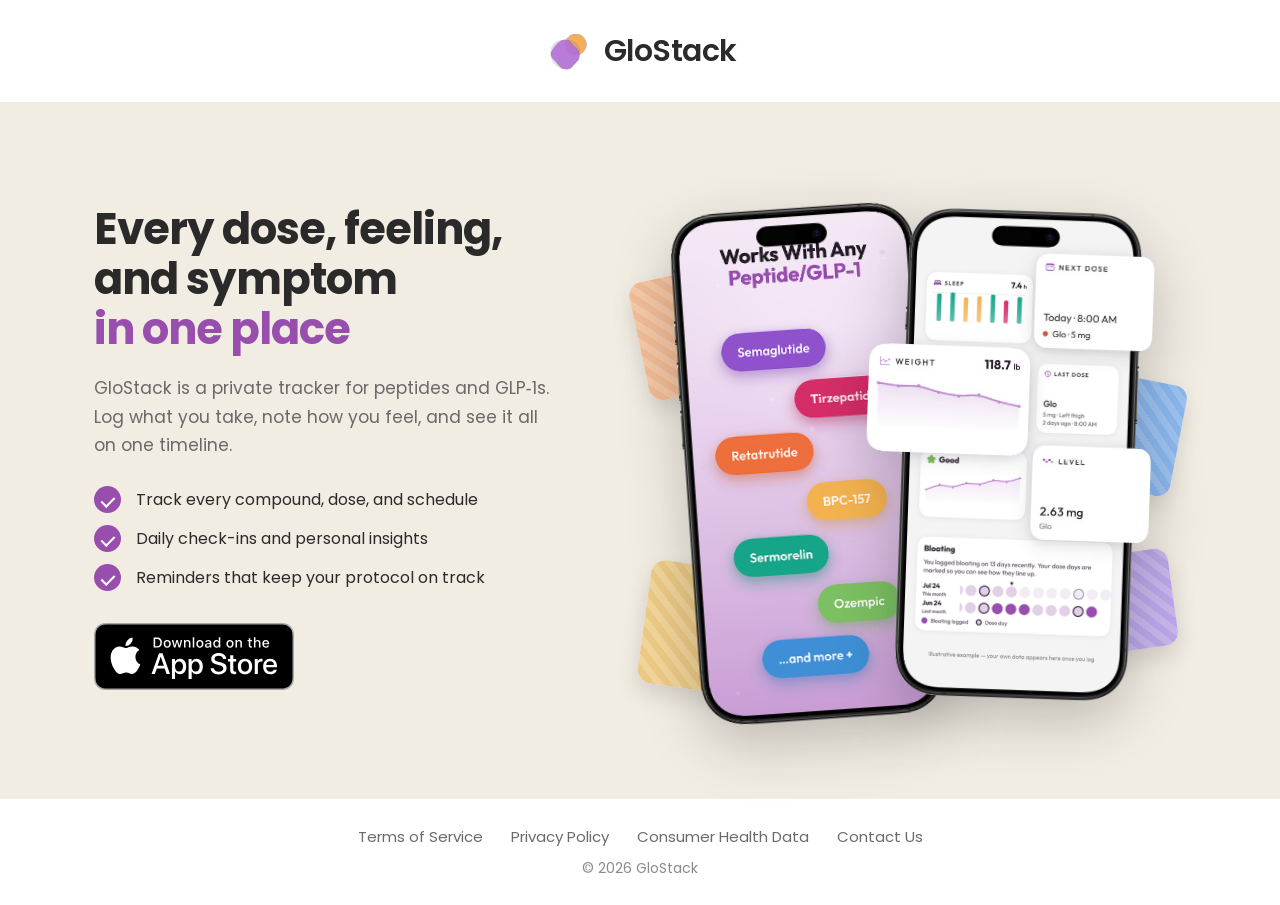
<file: index.html>
<!DOCTYPE html>
<html lang="en">
<head>
  <meta charset="utf-8" />
  <meta name="viewport" content="width=device-width, initial-scale=1" />
  <title>GloStack — Peptide &amp; GLP&#8209;1 Tracker for iPhone</title>
  <meta name="description" content="GloStack is a private iPhone tracker for peptides and GLP-1s. Log every dose and symptom on one timeline — your logs stay on your device." />

  <!-- Open Graph / social preview -->
  <meta property="og:title" content="GloStack — Peptide &amp; GLP-1 Tracker" />
  <meta property="og:description" content="Log every dose, feeling, and symptom in one place. Your logs stay on your device." />
  <meta property="og:type" content="website" />
  <meta property="og:url" content="https://glostack.app" />
  <meta property="og:image" content="https://glostack.app/assets/logo.png" />

  <link rel="icon" href="assets/logo.png" type="image/png" />
  <link rel="preconnect" href="https://fonts.googleapis.com" />
  <link rel="preconnect" href="https://fonts.gstatic.com" crossorigin />
  <link href="https://fonts.googleapis.com/css2?family=Poppins:wght@400;500;600;700&display=swap" rel="stylesheet" />
  <link rel="stylesheet" href="styles.css?v=11" />
</head>
<body>
  <div class="page">

    <!-- Header / logo -->
    <header class="site-header">
      <a class="brand" href="/">
        <img class="brand-logo" src="assets/logo.svg" alt="GloStack logo" />
        <span class="brand-word">GloStack</span>
      </a>
    </header>

    <!-- Cream main panel -->
    <main class="main-panel">
     <div class="hero">

      <!-- Hero copy -->
      <div class="hero-copy">
        <h1 class="hero-title">Every dose, feeling, and symptom
          <span class="hero-accent">in one place</span></h1>
        <p class="hero-sub">GloStack is a private tracker for peptides and GLP&#8209;1s. Log
          what you take, note how you feel, and see it all on one timeline.</p>

        <ul class="hero-points">
          <li>Track every compound, dose, and schedule</li>
          <li>Daily check-ins and personal insights</li>
          <li>Reminders that keep your protocol on track</li>
        </ul>

        <div class="hero-cta">
          <a class="store-badge" href="https://apps.apple.com/us/app/glostack-glp-1-peptide-tracker/id6785290337" aria-label="Download on the App Store">
            <img src="assets/app-store-badge.svg?v=2" alt="Download on the App Store" width="200" height="67" />
          </a>
        </div>
      </div>

      <!-- Phones cluster -->
      <div class="phone-cluster">
        <div class="phone-cluster-scale">

          <!-- Floating placeholder cards (behind phones) -->
          <div class="card card-orange" data-placeholder="Orange"><span>Orange</span></div>
          <div class="card card-yellow" data-placeholder="Yellow"><span>Yellow</span></div>
          <div class="card card-blue" data-placeholder="Blue"><span>Blue</span></div>
          <div class="card card-purple" data-placeholder="Purple"><span>Purple</span></div>

          <!-- Both phones are finished panels that carry their own device
               frame, so neither needs a bezel of ours around it. -->

          <!-- Phone 1 (left) -->
          <div class="phone phone-left">
            <img class="phone-image" src="assets/screen-peptides.png" alt="GloStack works with any peptide or GLP-1, including semaglutide, tirzepatide, retatrutide, BPC-157 and sermorelin" />
          </div>

          <!-- Phone 2 (right) -->
          <div class="phone phone-right">
            <img class="phone-image" src="assets/screen-progress.png" alt="GloStack progress tracking — sleep, weight, next and last dose, and symptom patterns" />
          </div>

        </div>
      </div>

     </div>
    </main>

    <!-- Footer -->
    <footer class="site-footer">
      <nav class="footer-links">
        <a href="/terms/">Terms of Service</a>
        <a href="/privacy/">Privacy Policy</a>
        <a href="/consumer-health/">Consumer Health Data</a>
        <a href="/contact/">Contact Us</a>
      </nav>
      <span class="footer-copy">&copy; <span id="year">2026</span> GloStack</span>
    </footer>

  </div>

  <script>document.getElementById('year').textContent = new Date().getFullYear();</script>
</body>
</html>
</file>
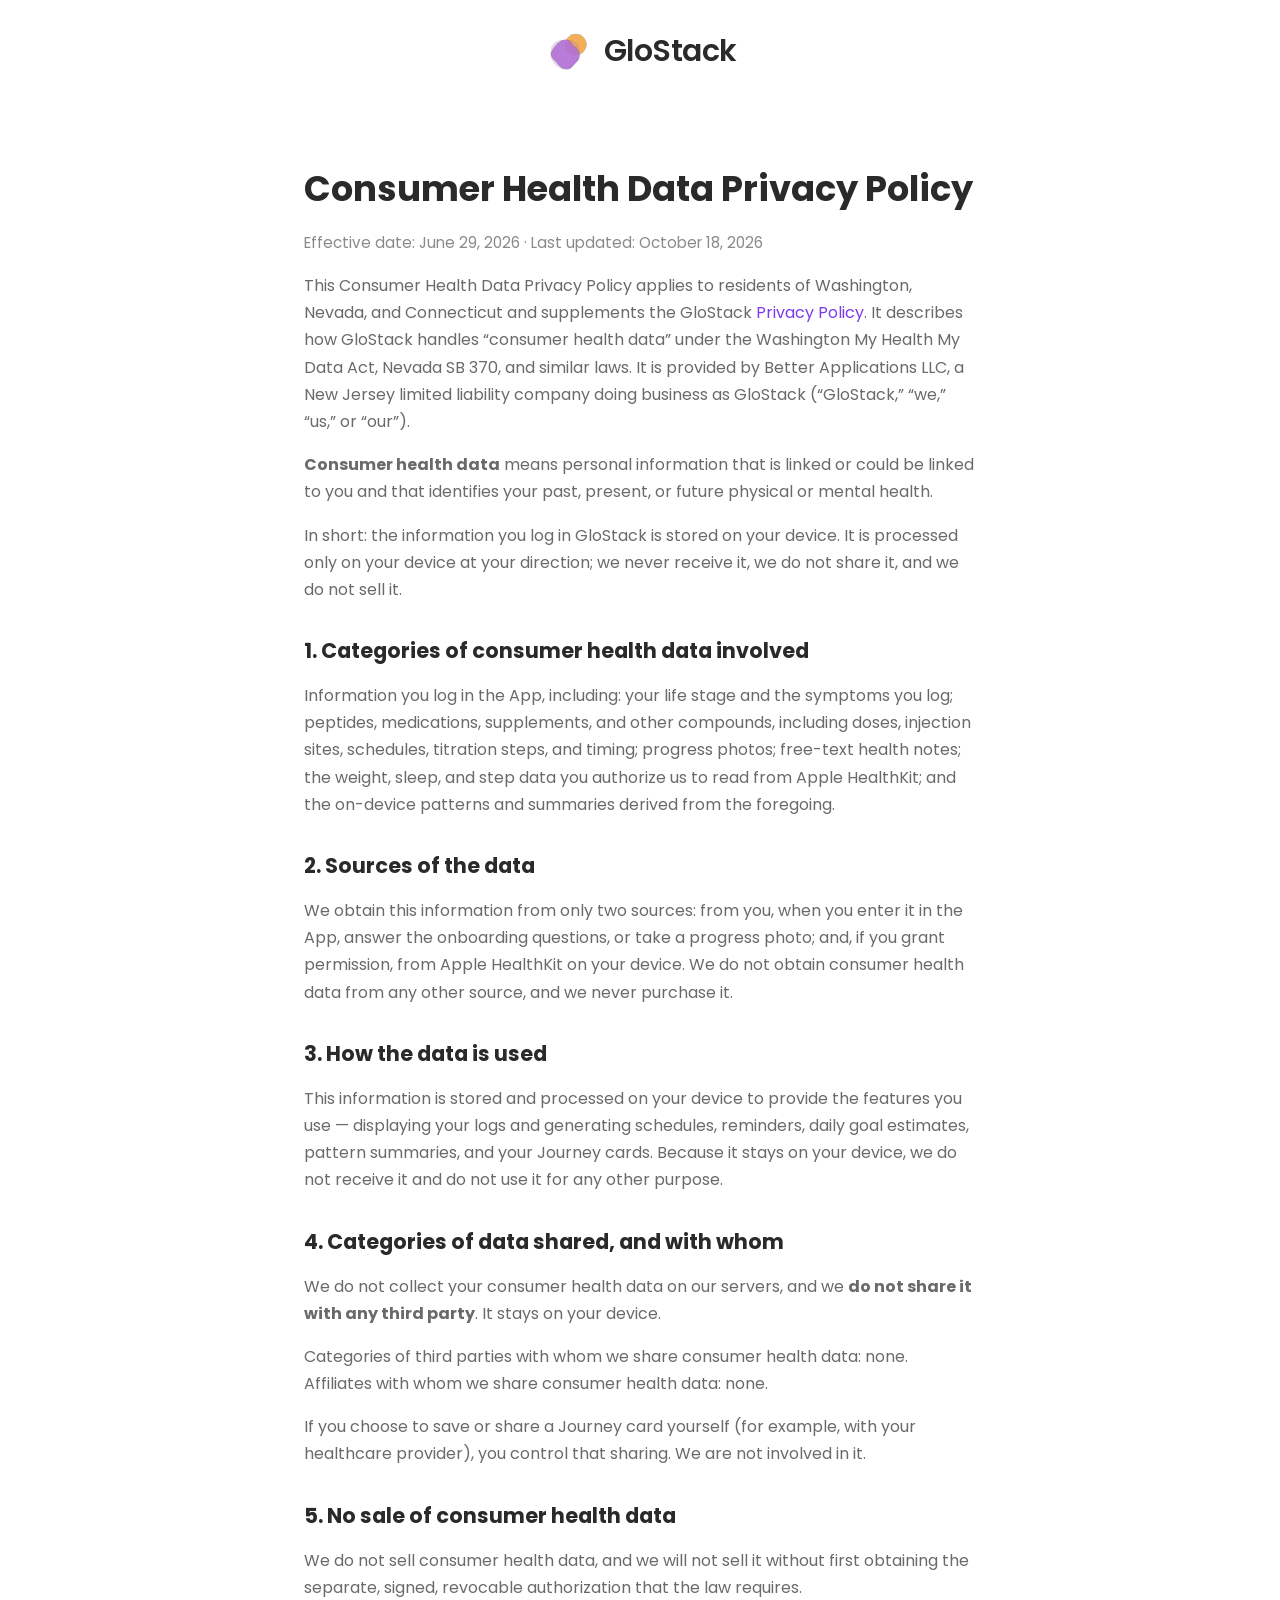
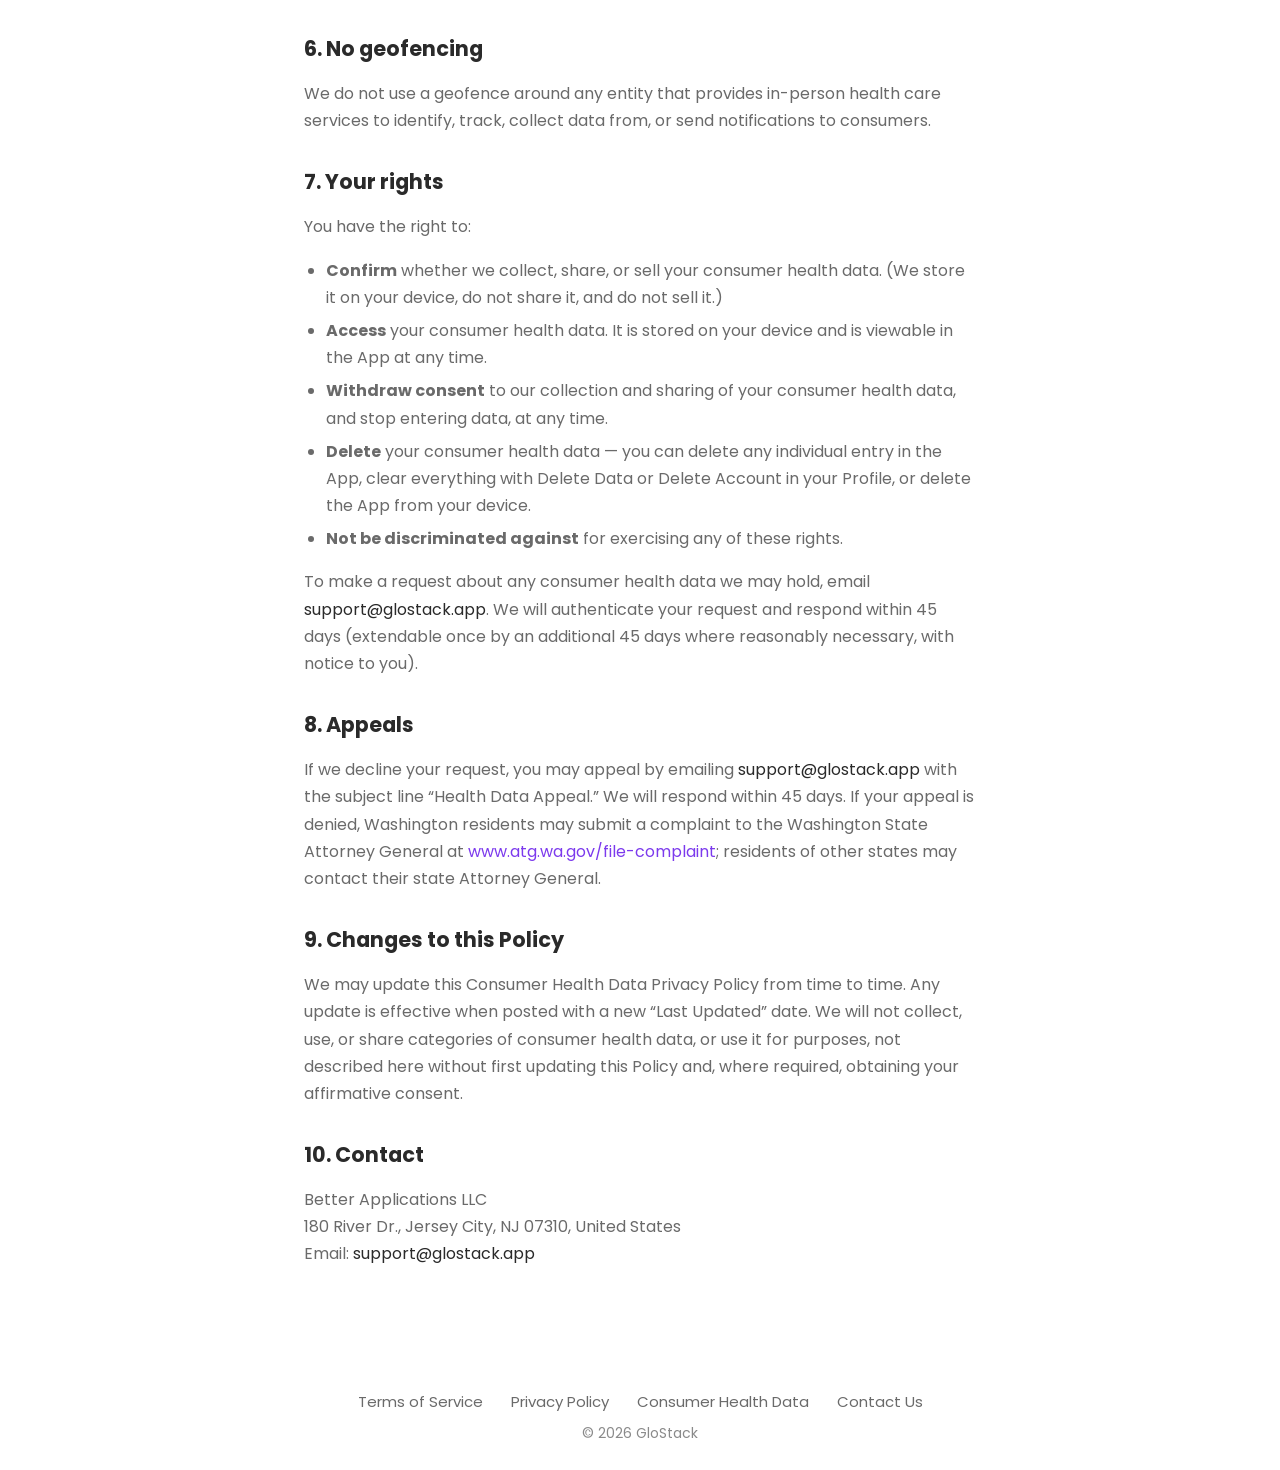
<file: consumer-health/index.html>
<!DOCTYPE html>
<html lang="en">
<head>
  <meta charset="utf-8" />
  <meta name="viewport" content="width=device-width, initial-scale=1" />
  <title>Consumer Health Data Privacy Policy — GloStack</title>
  <link rel="preconnect" href="https://fonts.googleapis.com" />
  <link rel="preconnect" href="https://fonts.gstatic.com" crossorigin />
  <link href="https://fonts.googleapis.com/css2?family=Poppins:wght@400;500;600;700&display=swap" rel="stylesheet" />
  <link rel="icon" href="/assets/logo.png" type="image/png" />
  <link rel="stylesheet" href="/styles.css?v=10" />
  <style>
    .legal { max-width: 720px; margin: 0 auto; padding: 60px 24px 80px; }
    .legal h1 { font-size: 2.2rem; margin: 0 0 8px; color: #2a2a2a; }
    .legal h2 { margin: 32px 0 10px; font-size: 1.3rem; color: #2a2a2a; }
    .legal p, .legal li { color: #6a6a6a; line-height: 1.7; }
    .legal ul { margin: 12px 0; padding-left: 22px; }
    .legal li { margin: 6px 0; }
    .legal a { color: #7c3aed; }
    .legal a[href^="mailto:"] { color: #2a2a2a; }
    .legal .meta { color: #8a8a8a; font-size: .95rem; }
  </style>
</head>
<body>
  <div class="page">
    <header class="site-header">
      <a class="brand" href="/">
        <img class="brand-logo" src="/assets/logo.svg" alt="GloStack logo" />
        <span class="brand-word">GloStack</span>
      </a>
    </header>

    <main class="legal" style="flex:1;">
      <h1>Consumer Health Data Privacy Policy</h1>
      <p class="meta">Effective date: June 29, 2026 &middot; Last updated: October 18, 2026</p>

      <p>This Consumer Health Data Privacy Policy applies to residents of Washington,
      Nevada, and Connecticut and supplements the GloStack <a href="/privacy/">Privacy Policy</a>. It
      describes how GloStack handles &ldquo;consumer health data&rdquo; under the Washington
      My Health My Data Act, Nevada SB 370, and similar laws. It is provided by Better
      Applications LLC, a New Jersey limited liability company doing business as GloStack
      (&ldquo;GloStack,&rdquo; &ldquo;we,&rdquo; &ldquo;us,&rdquo; or &ldquo;our&rdquo;).</p>

      <p><strong>Consumer health data</strong> means personal information that is linked or
      could be linked to you and that identifies your past, present, or future physical or
      mental health.</p>

      <p>In short: the information you log in GloStack is stored on your device. It is
      processed only on your device at your direction; we never receive it, we do not share
      it, and we do not sell it.</p>

      <h2>1. Categories of consumer health data involved</h2>
      <p>Information you log in the App, including: your life stage and the symptoms you log; peptides, medications, supplements, and other compounds, including doses, injection sites, schedules, titration steps, and timing; progress photos; free-text health notes; the weight, sleep, and step data you authorize us to read from Apple HealthKit; and the on-device patterns and summaries derived from the foregoing.</p>

      <h2>2. Sources of the data</h2>
      <p>We obtain this information from only two sources: from you, when you enter it in the App, answer the onboarding questions, or take a progress photo; and, if you grant permission, from Apple HealthKit on your device. We do not obtain consumer health data from any other source, and we never purchase it.</p>

      <h2>3. How the data is used</h2>
      <p>This information is stored and processed on your device to provide the features you use &mdash; displaying your logs and generating schedules, reminders, daily goal estimates, pattern summaries, and your Journey cards. Because it stays on your device, we do not receive it and do not use it for any other purpose.</p>

      <h2>4. Categories of data shared, and with whom</h2>
      <p>We do not collect your consumer health data on our servers, and we <strong>do not
      share it with any third party</strong>. It stays on your device.</p>
      <p>Categories of third parties with whom we share consumer health data: none. Affiliates
      with whom we share consumer health data: none.</p>
      <p>If you choose to save or share a Journey card yourself (for example, with your healthcare provider), you control that sharing. We are not involved in it.</p>

      <h2>5. No sale of consumer health data</h2>
      <p>We do not sell consumer health data, and we will not sell it without first obtaining
      the separate, signed, revocable authorization that the law requires.</p>

      <h2>6. No geofencing</h2>
      <p>We do not use a geofence around any entity that provides in-person health care
      services to identify, track, collect data from, or send notifications to consumers.</p>

      <h2>7. Your rights</h2>
      <p>You have the right to:</p>
      <ul>
        <li><strong>Confirm</strong> whether we collect, share, or sell your consumer health
        data. (We store it on your device, do not share it, and do not sell it.)</li>
        <li><strong>Access</strong> your consumer health data. It is stored on your device and
        is viewable in the App at any time.</li>
        <li><strong>Withdraw consent</strong> to our collection and sharing of your consumer
        health data, and stop entering data, at any time.</li>
        <li><strong>Delete</strong> your consumer health data &mdash; you can delete any individual entry in the App, clear everything with Delete Data or Delete Account in your Profile, or delete the App from your device.</li>
        <li><strong>Not be discriminated against</strong> for exercising any of these
        rights.</li>
      </ul>
      <p>To make a request about any consumer health data we may hold, email
      <a href="mailto:support@glostack.app">support@glostack.app</a>. We will authenticate
      your request and respond within 45 days (extendable once by an additional 45 days where
      reasonably necessary, with notice to you).</p>

      <h2>8. Appeals</h2>
      <p>If we decline your request, you may appeal by emailing
      <a href="mailto:support@glostack.app">support@glostack.app</a> with the subject line
      &ldquo;Health Data Appeal.&rdquo; We will respond within 45 days. If your appeal is
      denied, Washington residents may submit a complaint to the Washington State Attorney
      General at <a href="https://www.atg.wa.gov/file-complaint">www.atg.wa.gov/file-complaint</a>;
      residents of other states may contact their state Attorney General.</p>

      <h2>9. Changes to this Policy</h2>
      <p>We may update this Consumer Health Data Privacy Policy from time to time. Any update
      is effective when posted with a new &ldquo;Last Updated&rdquo; date. We will not collect,
      use, or share categories of consumer health data, or use it for purposes, not described
      here without first updating this Policy and, where required, obtaining your affirmative
      consent.</p>

      <h2>10. Contact</h2>
      <p>
        Better Applications LLC<br />
        180 River Dr., Jersey City, NJ 07310, United States<br />
        Email: <a href="mailto:support@glostack.app">support@glostack.app</a>
      </p>
    </main>

    <footer class="site-footer">
      <nav class="footer-links">
        <a href="/terms/">Terms of Service</a>
        <a href="/privacy/">Privacy Policy</a>
        <a href="/consumer-health/">Consumer Health Data</a>
        <a href="/contact/">Contact Us</a>
      </nav>
      <span class="footer-copy">&copy; <span id="year">2026</span> GloStack</span>
    </footer>
  </div>

  <script>
    document.getElementById('year').textContent = new Date().getFullYear();
  </script>
</body>
</html>
</file>
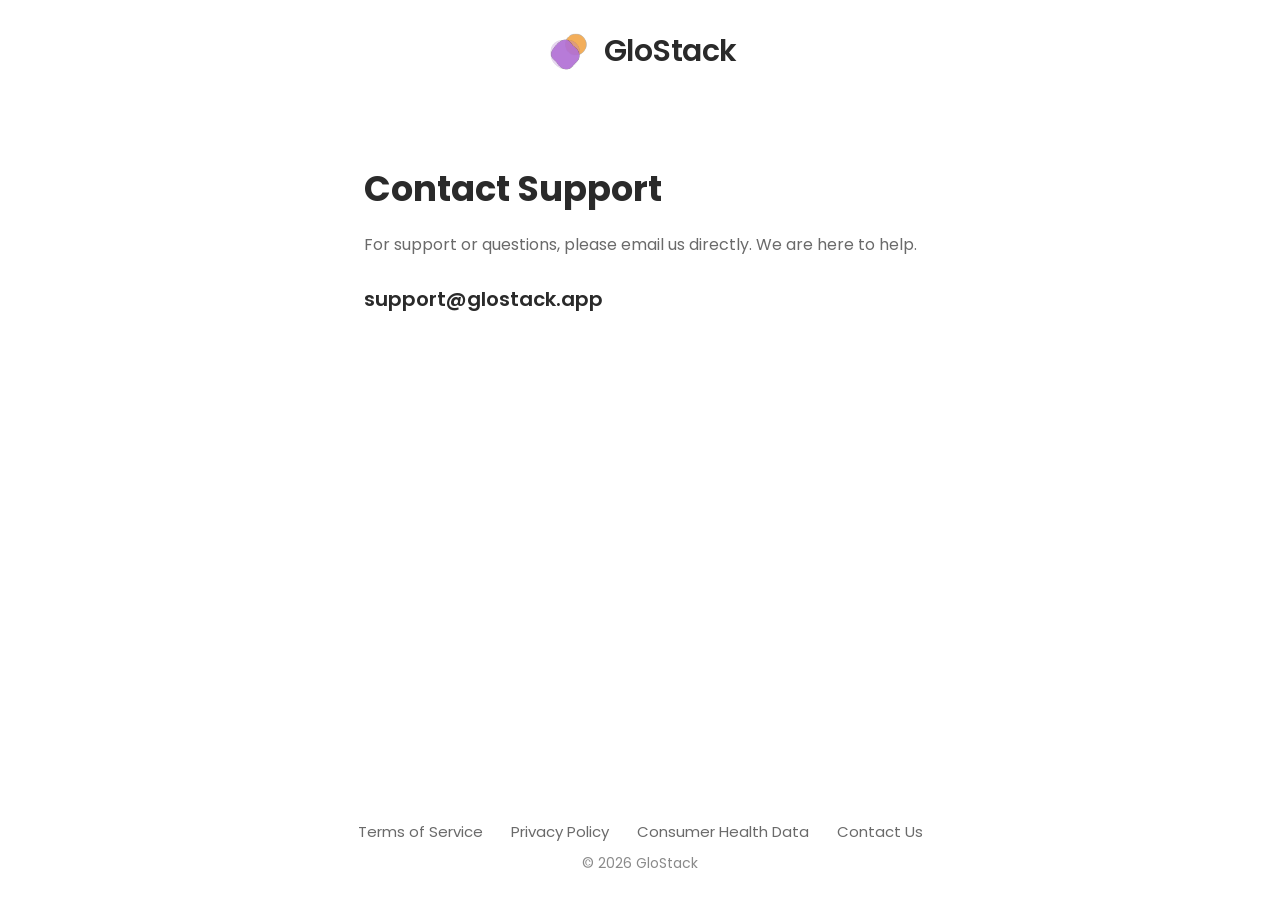
<file: contact/index.html>
<!DOCTYPE html>
<html lang="en">
<head>
  <meta charset="utf-8" />
  <meta name="viewport" content="width=device-width, initial-scale=1" />
  <title>Contact Support — GloStack</title>
  <meta name="description" content="Contact GloStack support — email us for support or questions." />
  <link rel="preconnect" href="https://fonts.googleapis.com" />
  <link rel="preconnect" href="https://fonts.gstatic.com" crossorigin />
  <link href="https://fonts.googleapis.com/css2?family=Poppins:wght@400;500;600;700&display=swap" rel="stylesheet" />
  <link rel="icon" href="/assets/logo.png" type="image/png" />
  <link rel="stylesheet" href="/styles.css?v=10" />
  <style>
    .legal { max-width: 720px; margin: 0 auto; padding: 60px 24px 80px; }
    .legal h1 { font-size: 2.2rem; margin: 0 0 8px; color: #2a2a2a; }
    .legal p { color: #6a6a6a; line-height: 1.7; }
    .legal a { color: #7c3aed; }
    .legal a[href^="mailto:"] { color: #2a2a2a; }
    .legal a.contact-email {
      display: inline-block;
      margin-top: 8px;
      font-size: 1.25rem;
      font-weight: 600;
      color: #2a2a2a;
    }
  </style>
</head>
<body>
  <div class="page">
    <header class="site-header">
      <a class="brand" href="/">
        <img class="brand-logo" src="/assets/logo.svg" alt="GloStack logo" />
        <span class="brand-word">GloStack</span>
      </a>
    </header>

    <main class="legal" style="flex:1;">
      <h1>Contact Support</h1>
      <p>For support or questions, please email us directly. We are here to help.</p>
      <p><a class="contact-email" href="mailto:support@glostack.app">support@glostack.app</a></p>
    </main>

    <footer class="site-footer">
      <nav class="footer-links">
        <a href="/terms/">Terms of Service</a>
        <a href="/privacy/">Privacy Policy</a>
        <a href="/consumer-health/">Consumer Health Data</a>
        <a href="/contact/">Contact Us</a>
      </nav>
      <span class="footer-copy">&copy; <span id="year">2026</span> GloStack</span>
    </footer>
  </div>

  <script>
    document.getElementById('year').textContent = new Date().getFullYear();
  </script>
</body>
</html>
</file>
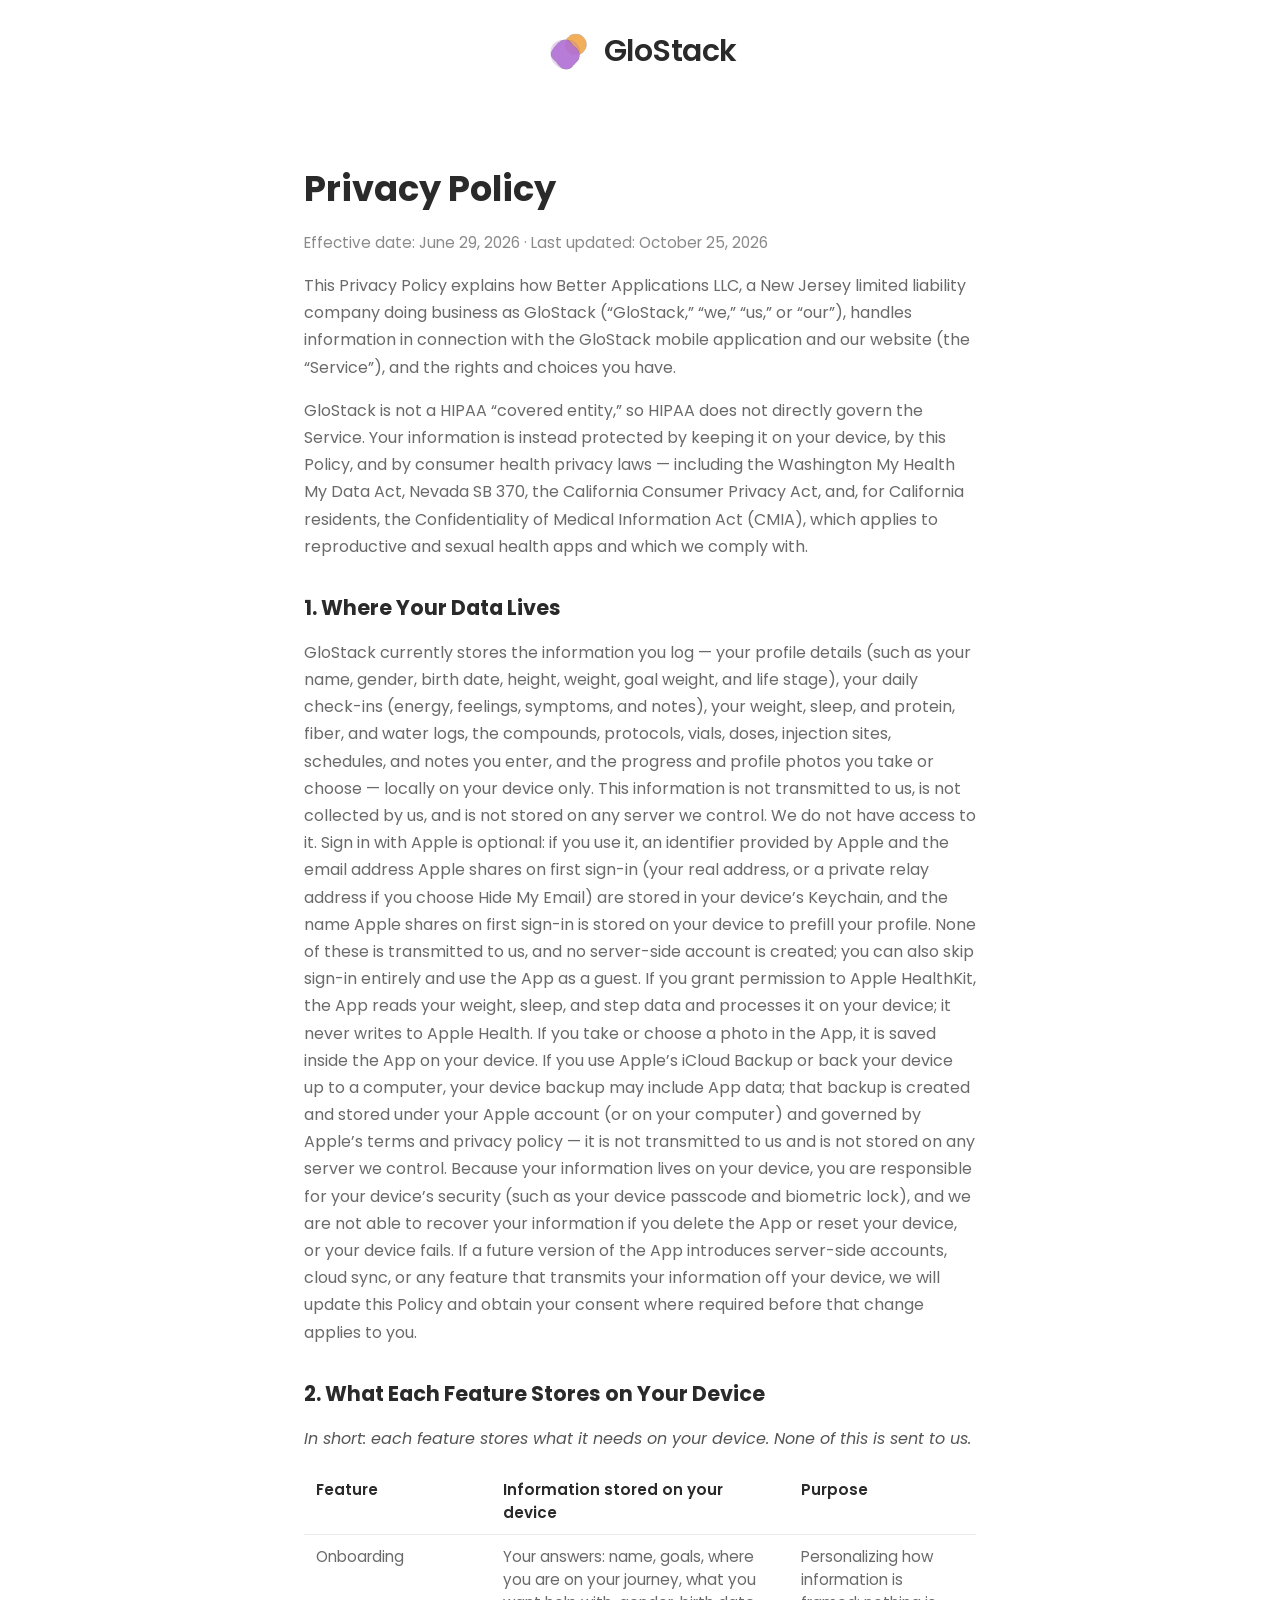
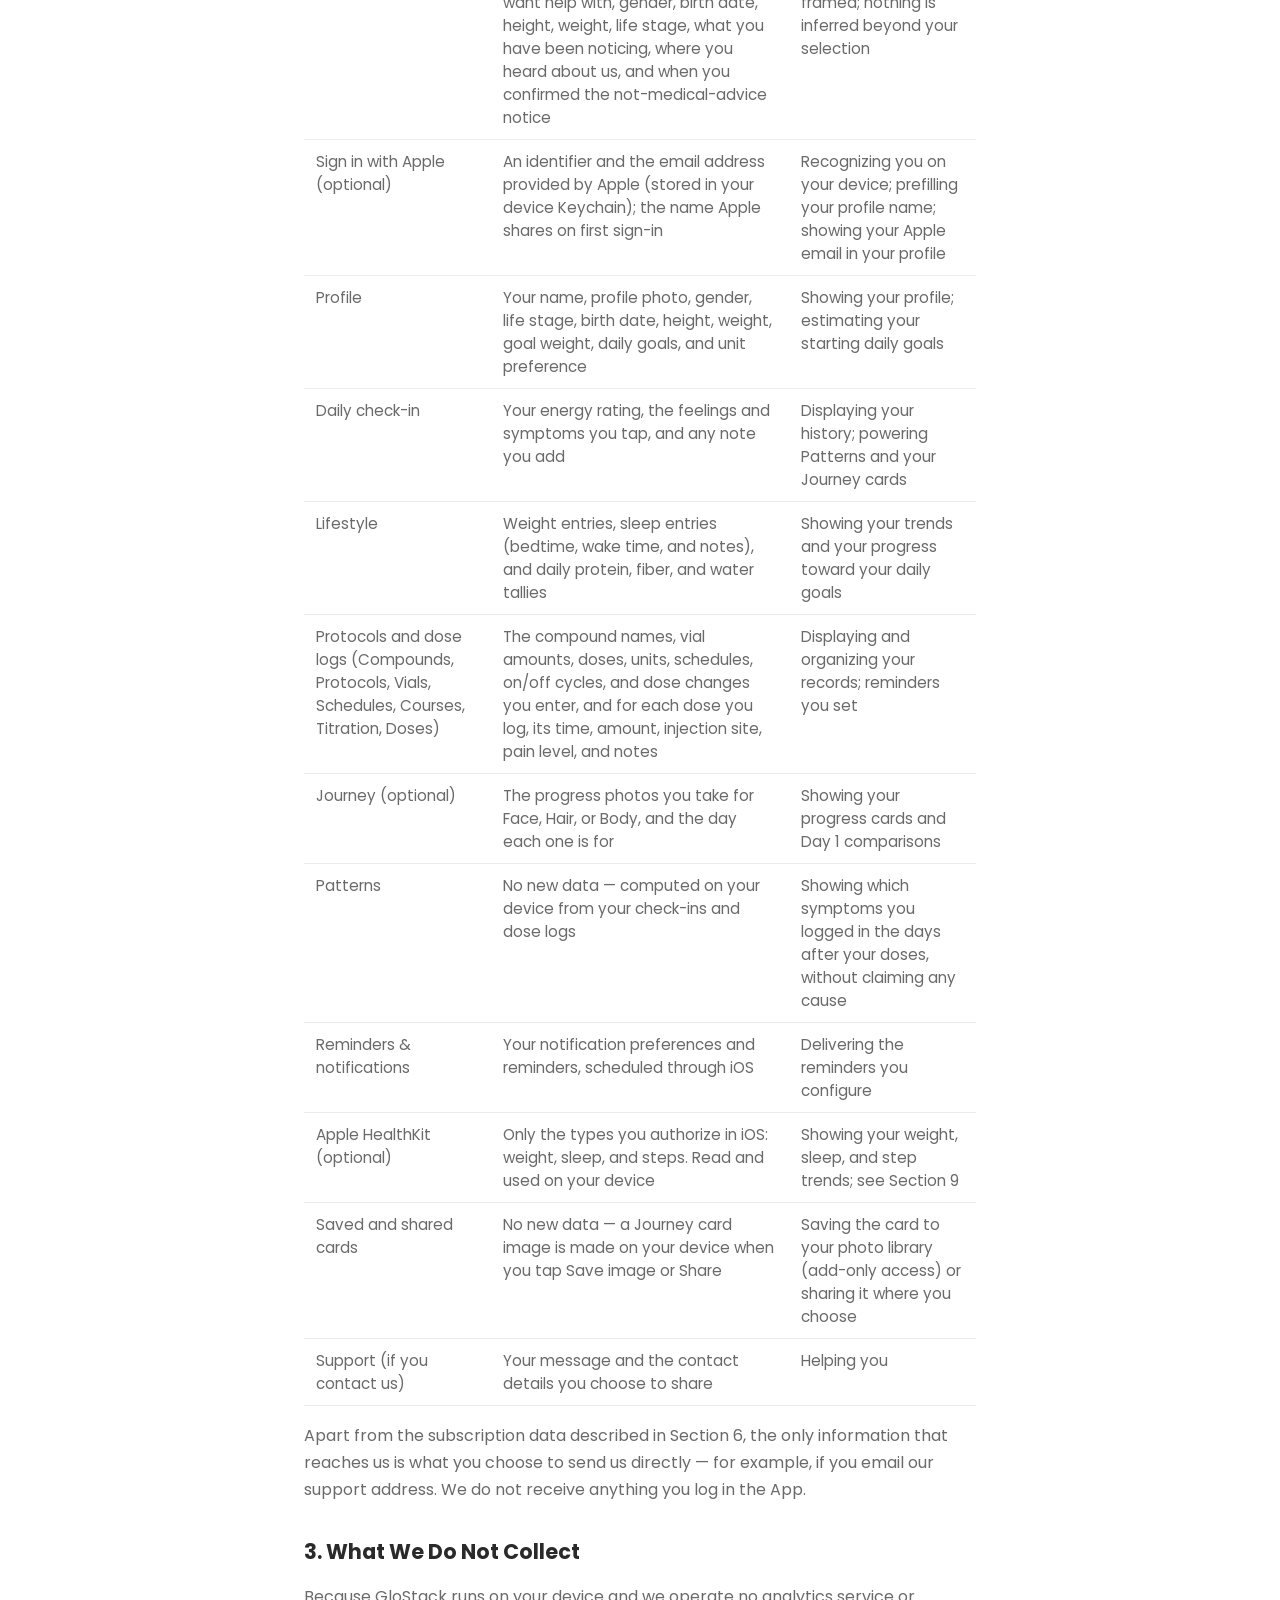
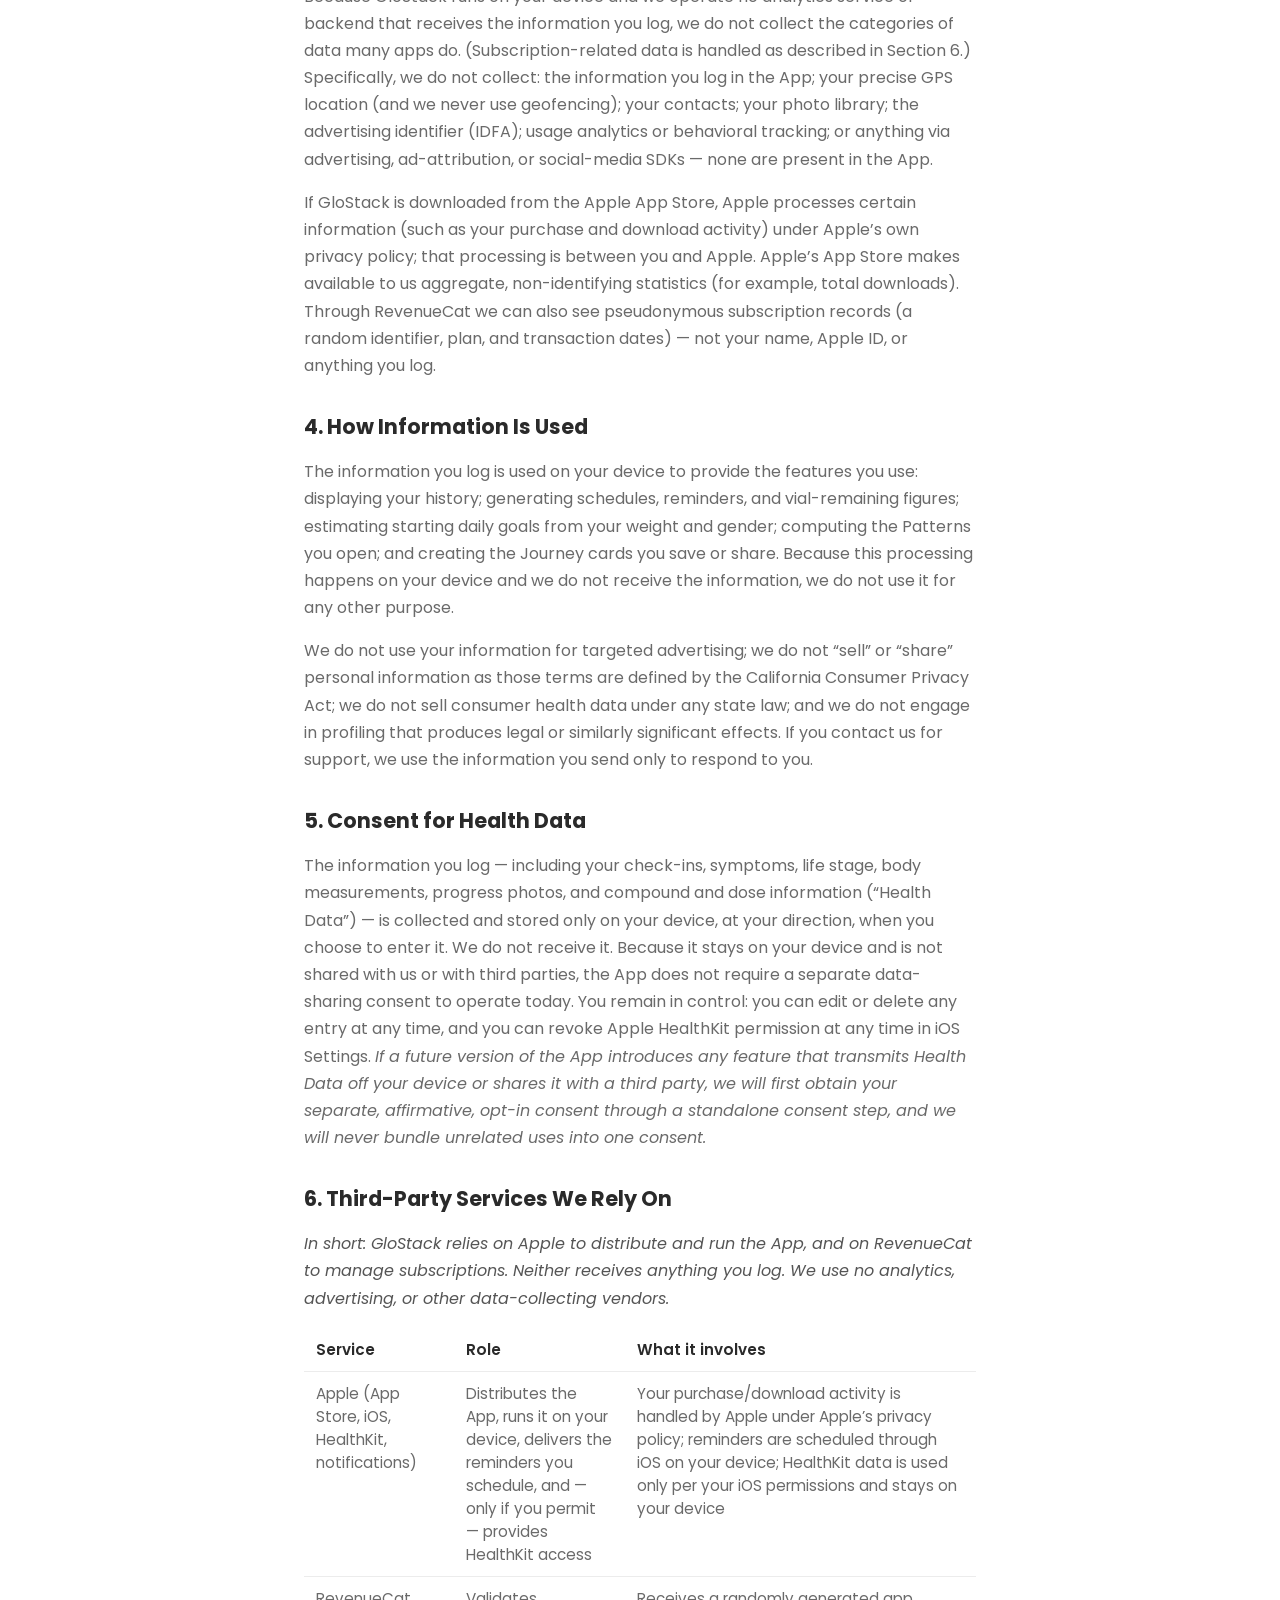
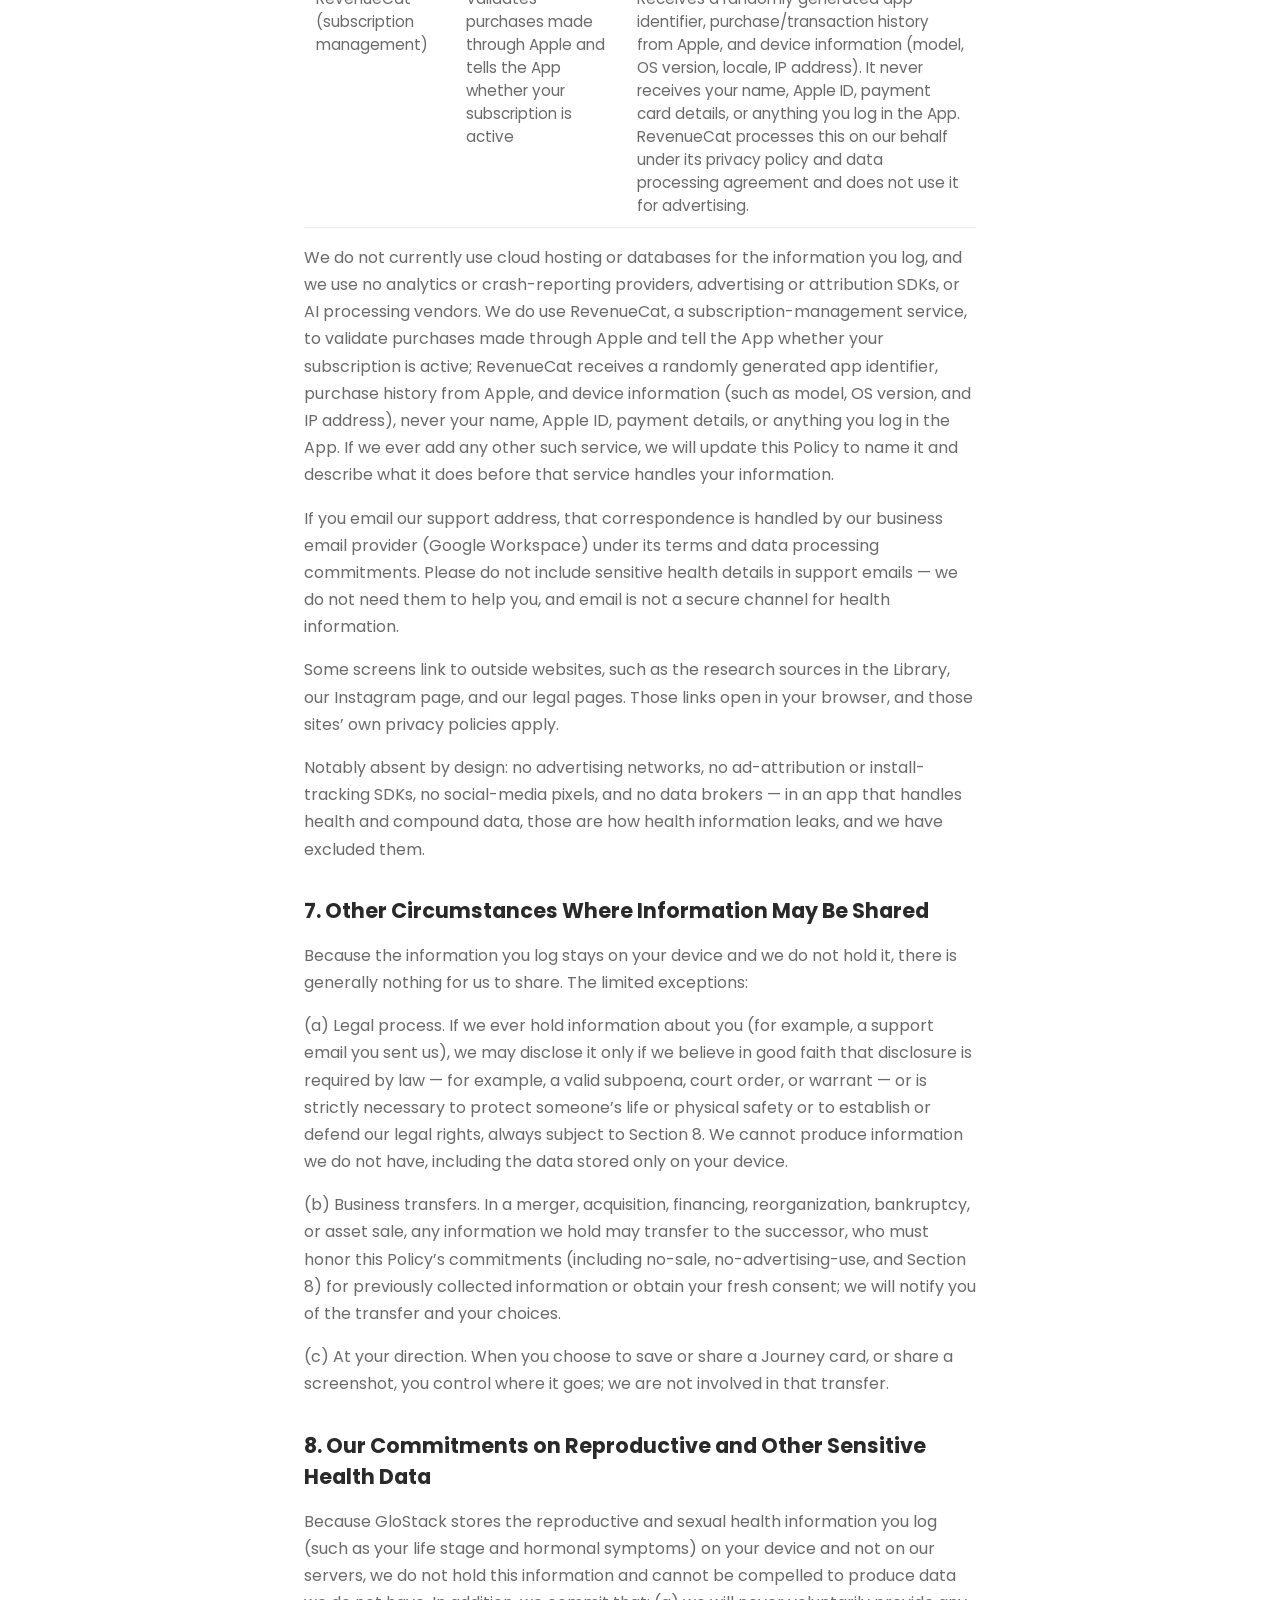
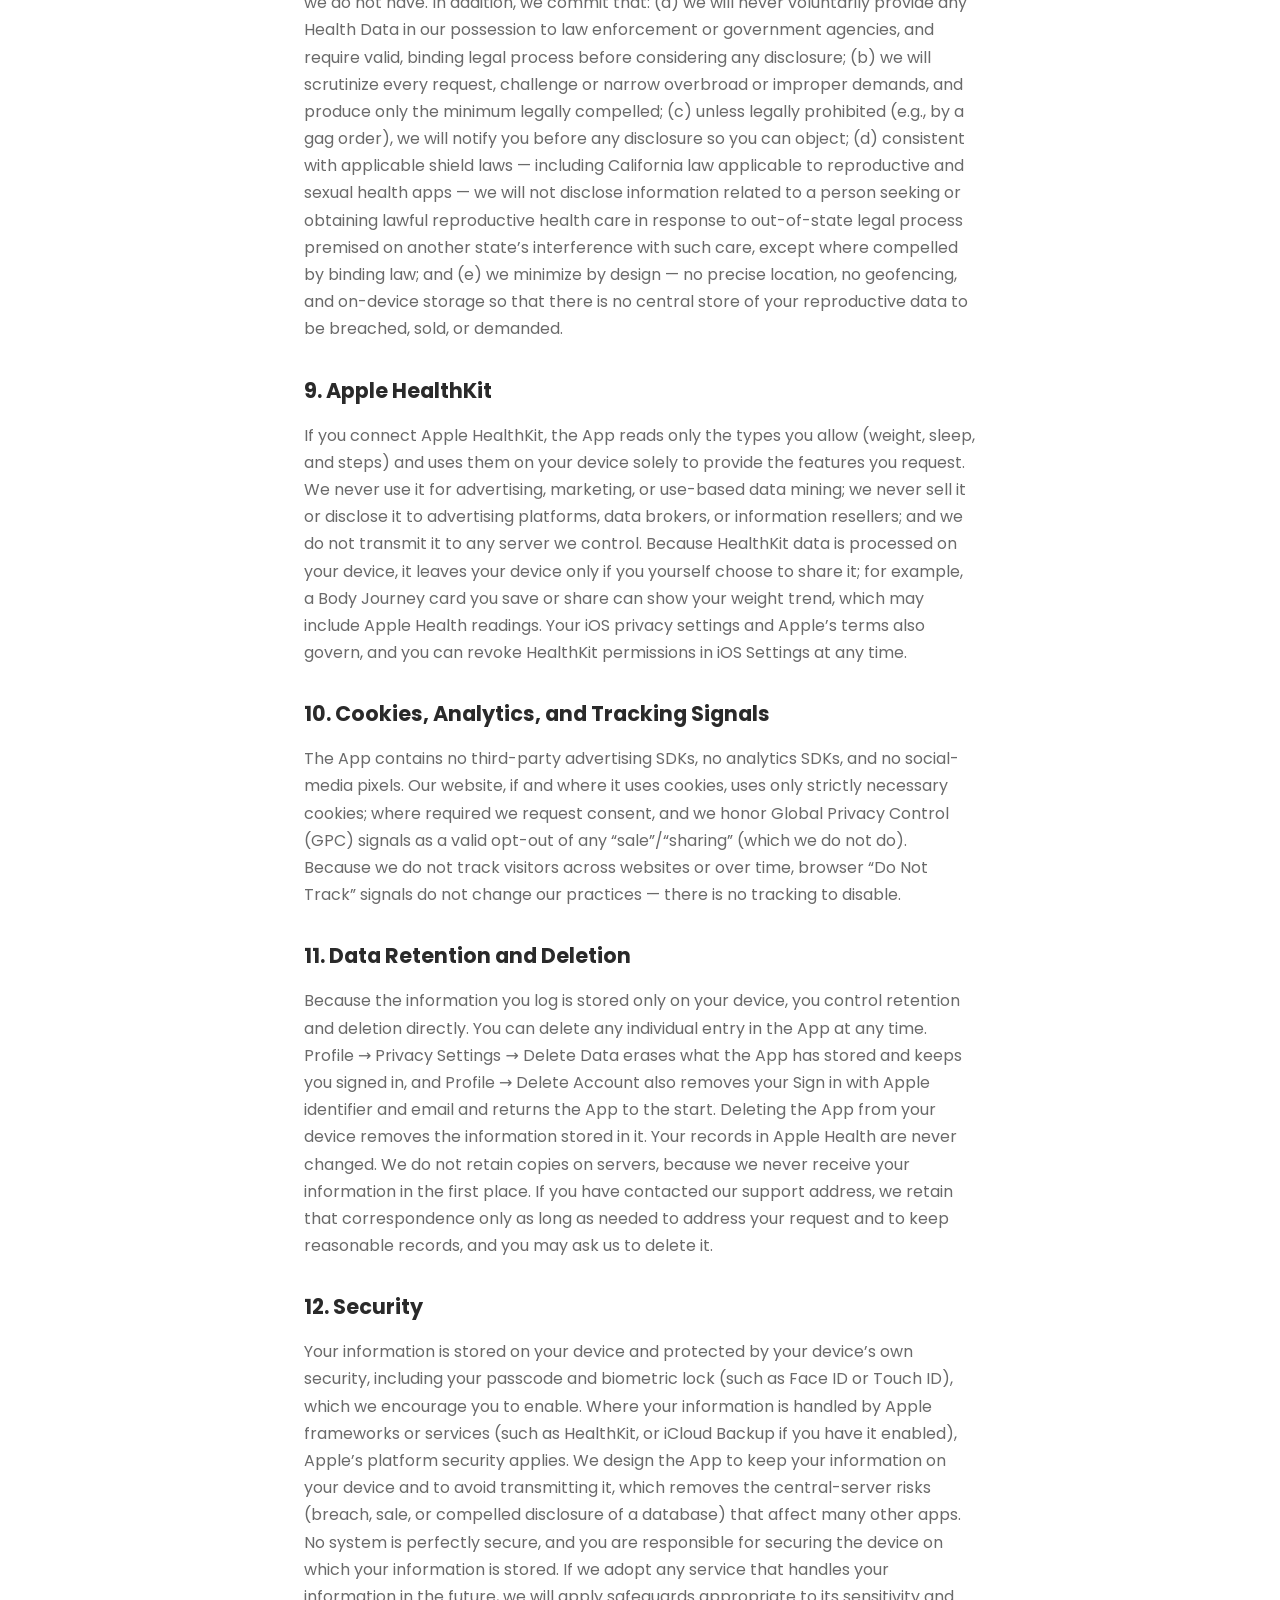
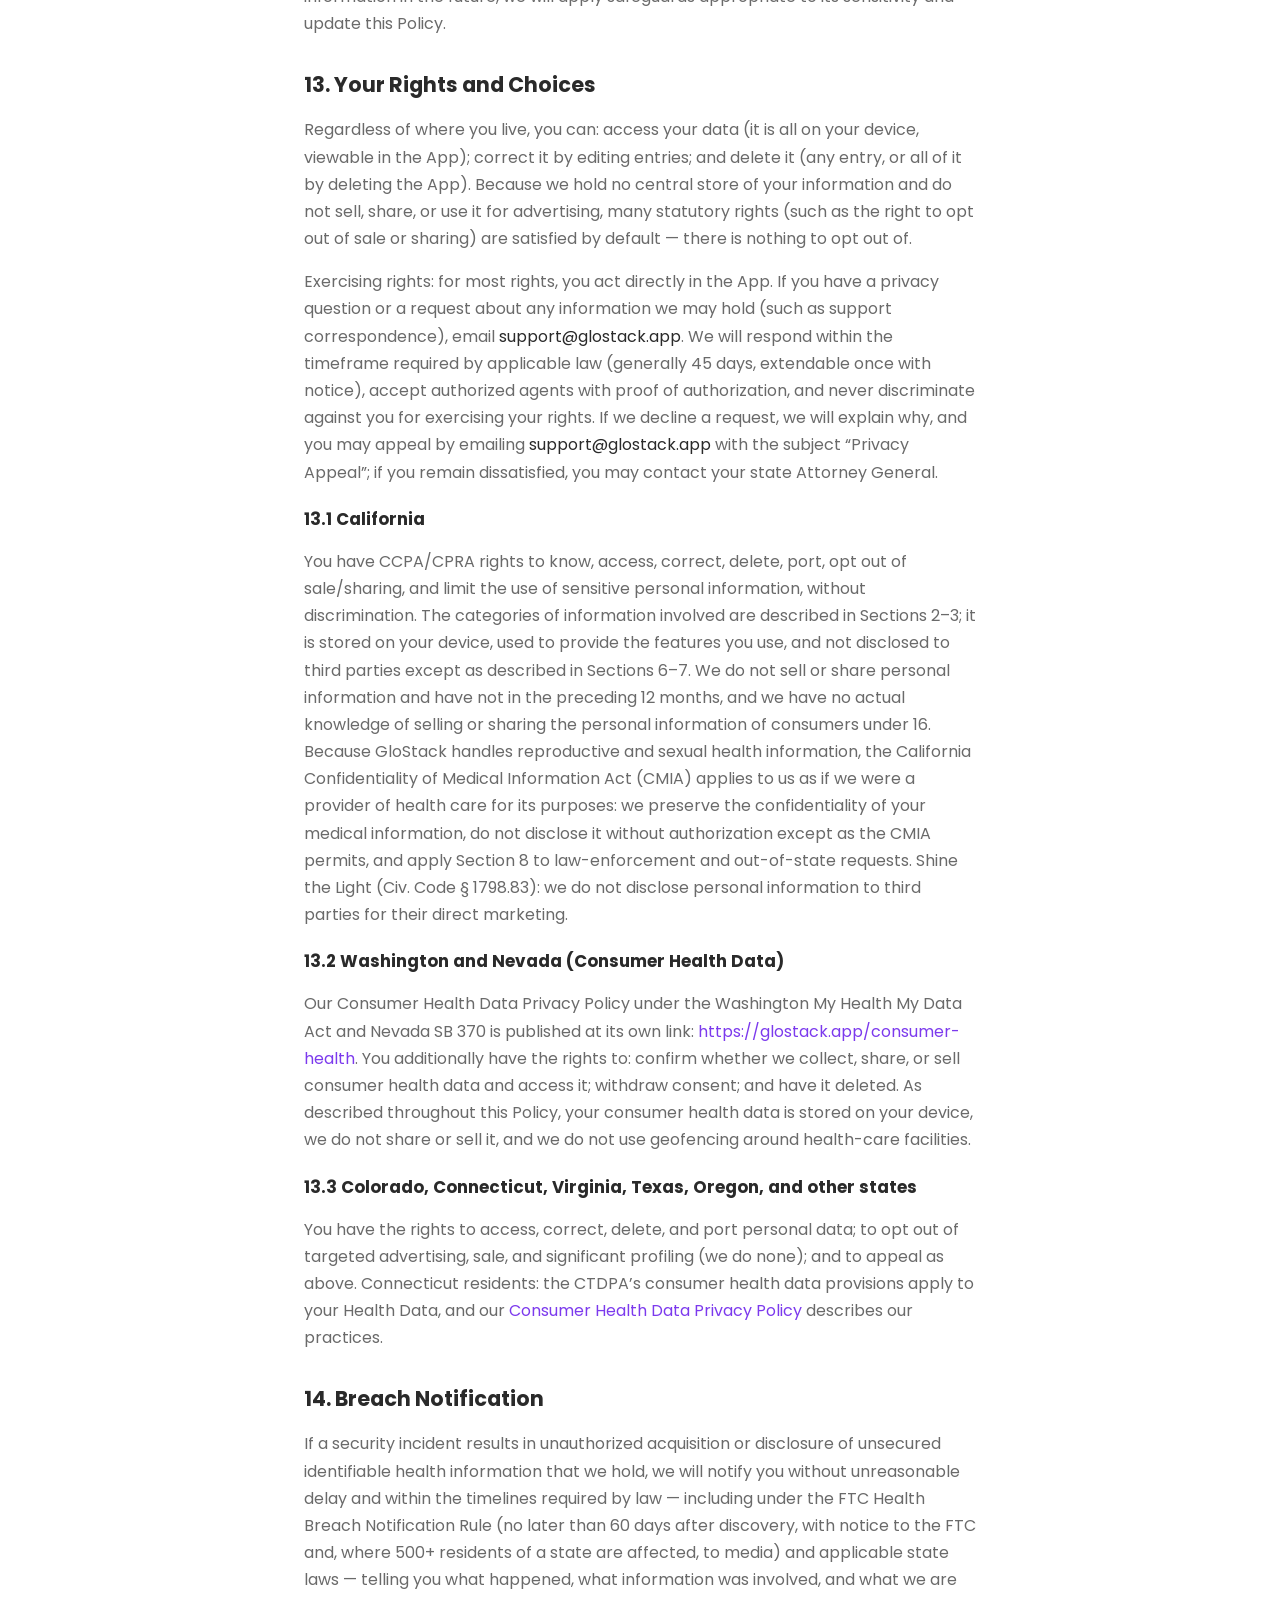
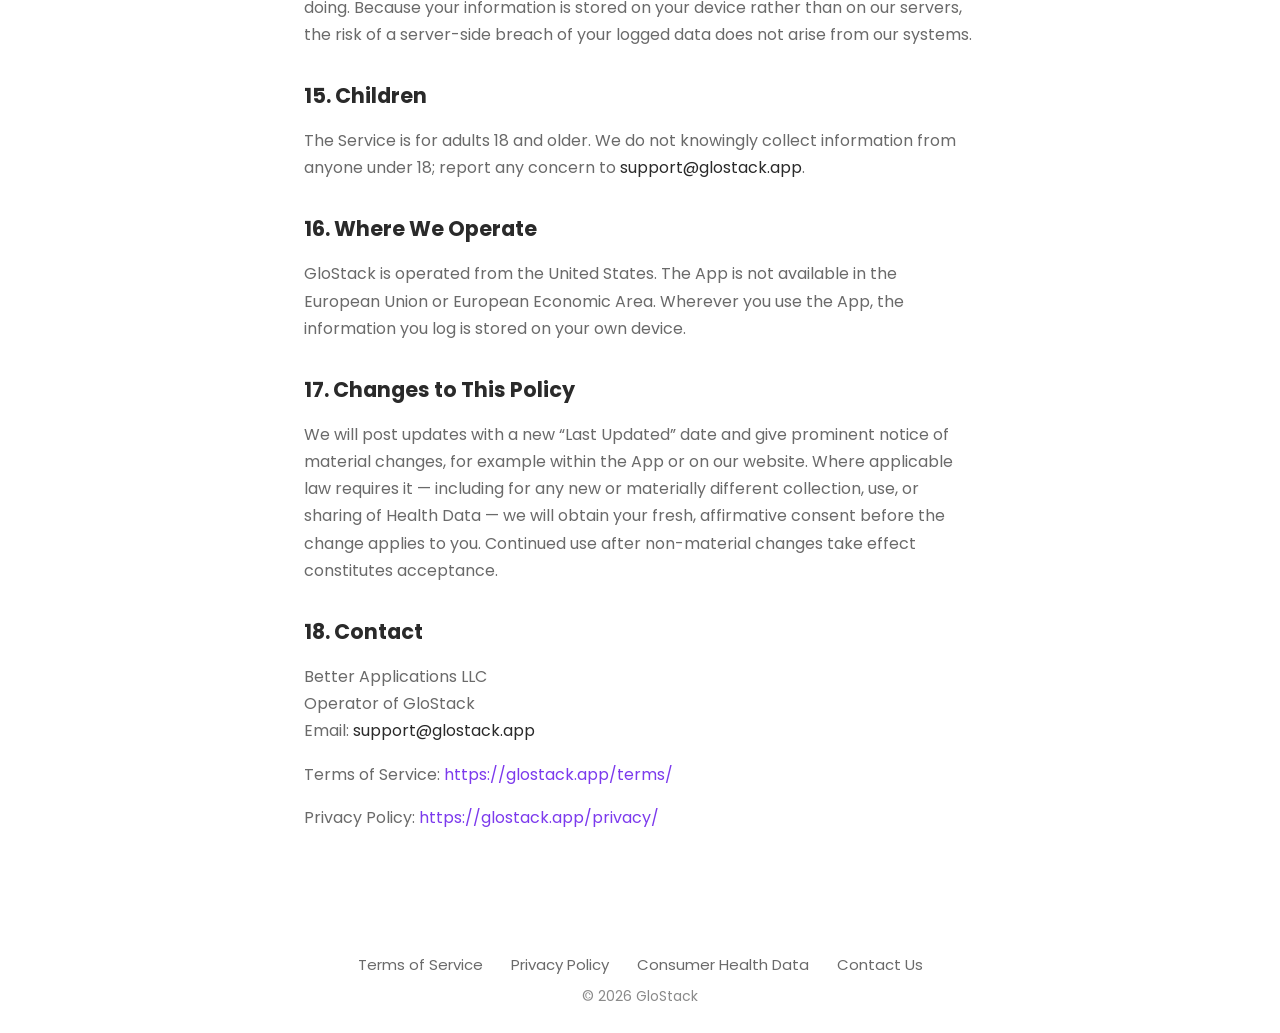
<file: privacy/index.html>
<!DOCTYPE html>
<html lang="en">
<head>
  <meta charset="utf-8" />
  <meta name="viewport" content="width=device-width, initial-scale=1" />
  <title>Privacy Policy — GloStack</title>
  <link rel="preconnect" href="https://fonts.googleapis.com" />
  <link rel="preconnect" href="https://fonts.gstatic.com" crossorigin />
  <link href="https://fonts.googleapis.com/css2?family=Poppins:wght@400;500;600;700&display=swap" rel="stylesheet" />
  <link rel="icon" href="/assets/logo.png" type="image/png" />
  <link rel="stylesheet" href="/styles.css?v=10" />
  <style>
    .legal { max-width: 720px; margin: 0 auto; padding: 60px 24px 80px; }
    .legal h1 { font-size: 2.2rem; margin: 0 0 8px; color: #2a2a2a; }
    .legal h2 { margin: 32px 0 10px; font-size: 1.3rem; color: #2a2a2a; }
    .legal h3 { margin: 20px 0 6px; font-size: 1.05rem; color: #2a2a2a; }
    .legal p, .legal li { color: #6a6a6a; line-height: 1.7; }
    .legal ul { margin: 12px 0; padding-left: 22px; }
    .legal li { margin: 6px 0; }
    .legal a { color: #7c3aed; }
    .legal a[href^="mailto:"] { color: #2a2a2a; }
    .legal .meta { color: #8a8a8a; font-size: .95rem; }
    .legal .lead { color: #555; font-style: italic; }
    .legal .table-wrap { overflow-x: auto; margin: 16px 0; }
    .legal table { border-collapse: collapse; width: 100%; font-size: .95rem; }
    .legal th, .legal td { text-align: left; vertical-align: top; border-bottom: 1px solid #ececec; padding: 10px 12px; color: #6a6a6a; }
    .legal th { color: #2a2a2a; font-weight: 600; }
  </style>
</head>
<body>
  <div class="page">
    <header class="site-header">
      <a class="brand" href="/">
        <img class="brand-logo" src="/assets/logo.svg" alt="GloStack logo" />
        <span class="brand-word">GloStack</span>
      </a>
    </header>

    <main class="legal" style="flex:1;">
      <h1>Privacy Policy</h1>
      <p class="meta">Effective date: June 29, 2026 &middot; Last updated: October 25, 2026</p>

      <p>This Privacy Policy explains how Better Applications LLC, a New Jersey limited
      liability company doing business as GloStack (&ldquo;GloStack,&rdquo;
      &ldquo;we,&rdquo; &ldquo;us,&rdquo; or &ldquo;our&rdquo;), handles information in
      connection with the GloStack mobile application and our website (the
      &ldquo;Service&rdquo;), and the rights and choices you have.</p>

      <p>GloStack is not a HIPAA &ldquo;covered entity,&rdquo; so HIPAA does not directly
      govern the Service. Your information is instead protected by keeping it on your device,
      by this Policy, and by consumer health privacy laws — including the Washington My Health
      My Data Act, Nevada SB 370, the California Consumer Privacy Act, and, for California
      residents, the Confidentiality of Medical Information Act (CMIA), which applies to
      reproductive and sexual health apps and which we comply with.</p>

      <h2>1. Where Your Data Lives</h2>
      <p>GloStack currently stores the information you log &mdash; your profile details (such as your name, gender, birth date, height, weight, goal weight, and life stage), your daily check-ins (energy, feelings, symptoms, and notes), your weight, sleep, and protein, fiber, and water logs, the compounds, protocols, vials, doses, injection sites, schedules, and notes you enter, and the progress and profile photos you take or choose &mdash; locally on your device only. This information is not transmitted to us, is not collected by us, and is not stored on any server we control. We do not have access to it. Sign in with Apple is optional: if you use it, an identifier provided by Apple and the email address Apple shares on first sign-in (your real address, or a private relay address if you choose Hide My Email) are stored in your device&rsquo;s Keychain, and the name Apple shares on first sign-in is stored on your device to prefill your profile. None of these is transmitted to us, and no server-side account is created; you can also skip sign-in entirely and use the App as a guest. If you grant permission to Apple HealthKit, the App reads your weight, sleep, and step data and processes it on your device; it never writes to Apple Health. If you take or choose a photo in the App, it is saved inside the App on your device. If you use Apple&rsquo;s iCloud Backup or back your device up to a computer, your device backup may include App data; that backup is created and stored under your Apple account (or on your computer) and governed by Apple&rsquo;s terms and privacy policy &mdash; it is not transmitted to us and is not stored on any server we control. Because your information lives on your device, you are responsible for your device&rsquo;s security (such as your device passcode and biometric lock), and we are not able to recover your information if you delete the App or reset your device, or your device fails. If a future version of the App introduces server-side accounts, cloud sync, or any feature that transmits your information off your device, we will update this Policy and obtain your consent where required before that change applies to you.</p>

      <h2>2. What Each Feature Stores on Your Device</h2>
      <p class="lead">In short: each feature stores what it needs on your device. None of this
      is sent to us.</p>
      <div class="table-wrap">
        <table>
          <thead>
            <tr><th>Feature</th><th>Information stored on your device</th><th>Purpose</th></tr>
          </thead>
          <tbody>
            <tr>
              <td>Onboarding</td>
              <td>Your answers: name, goals, where you are on your journey, what you want help with, gender, birth date, height, weight, life stage, what you have been noticing, where you heard about us, and when you confirmed the not-medical-advice notice</td>
              <td>Personalizing how information is framed; nothing is inferred beyond your selection</td>
            </tr>
            <tr>
              <td>Sign in with Apple (optional)</td>
              <td>An identifier and the email address provided by Apple (stored in your device Keychain); the name Apple shares on first sign-in</td>
              <td>Recognizing you on your device; prefilling your profile name; showing your Apple email in your profile</td>
            </tr>
            <tr>
              <td>Profile</td>
              <td>Your name, profile photo, gender, life stage, birth date, height, weight, goal weight, daily goals, and unit preference</td>
              <td>Showing your profile; estimating your starting daily goals</td>
            </tr>
            <tr>
              <td>Daily check-in</td>
              <td>Your energy rating, the feelings and symptoms you tap, and any note you add</td>
              <td>Displaying your history; powering Patterns and your Journey cards</td>
            </tr>
            <tr>
              <td>Lifestyle</td>
              <td>Weight entries, sleep entries (bedtime, wake time, and notes), and daily protein, fiber, and water tallies</td>
              <td>Showing your trends and your progress toward your daily goals</td>
            </tr>
            <tr>
              <td>Protocols and dose logs (Compounds, Protocols, Vials, Schedules, Courses, Titration, Doses)</td>
              <td>The compound names, vial amounts, doses, units, schedules, on/off cycles, and dose changes you enter, and for each dose you log, its time, amount, injection site, pain level, and notes</td>
              <td>Displaying and organizing your records; reminders you set</td>
            </tr>
            <tr>
              <td>Journey (optional)</td>
              <td>The progress photos you take for Face, Hair, or Body, and the day each one is for</td>
              <td>Showing your progress cards and Day 1 comparisons</td>
            </tr>
            <tr>
              <td>Patterns</td>
              <td>No new data &mdash; computed on your device from your check-ins and dose logs</td>
              <td>Showing which symptoms you logged in the days after your doses, without claiming any cause</td>
            </tr>
            <tr>
              <td>Reminders &amp; notifications</td>
              <td>Your notification preferences and reminders, scheduled through iOS</td>
              <td>Delivering the reminders you configure</td>
            </tr>
            <tr>
              <td>Apple HealthKit (optional)</td>
              <td>Only the types you authorize in iOS: weight, sleep, and steps. Read and used on your device</td>
              <td>Showing your weight, sleep, and step trends; see Section 9</td>
            </tr>
            <tr>
              <td>Saved and shared cards</td>
              <td>No new data &mdash; a Journey card image is made on your device when you tap Save image or Share</td>
              <td>Saving the card to your photo library (add-only access) or sharing it where you choose</td>
            </tr>
            <tr>
              <td>Support (if you contact us)</td>
              <td>Your message and the contact details you choose to share</td>
              <td>Helping you</td>
            </tr>
          </tbody>
        </table>
      </div>
      <p>Apart from the subscription data described in Section 6, the only information that
      reaches us is what you choose to send us directly — for example, if you email our
      support address. We do not receive anything you log in the App.</p>

      <h2>3. What We Do Not Collect</h2>
      <p>Because GloStack runs on your device and we operate no analytics service or backend that receives the information you log, we do not collect the categories of data many apps do. (Subscription-related data is handled as described in Section 6.) Specifically, we do not collect: the information you log in the App; your precise GPS location (and we never use geofencing); your contacts; your photo library; the advertising identifier (IDFA); usage analytics or behavioral tracking; or anything via advertising, ad-attribution, or social-media SDKs &mdash; none are present in the App.</p>
      <p>If GloStack is downloaded from the Apple App Store, Apple processes certain information
      (such as your purchase and download activity) under Apple&rsquo;s own privacy policy; that
      processing is between you and Apple. Apple&rsquo;s App Store makes available to us
      aggregate, non-identifying statistics (for example, total downloads). Through RevenueCat we
      can also see pseudonymous subscription records (a random identifier, plan, and transaction
      dates) — not your name, Apple ID, or anything you log.</p>

      <h2>4. How Information Is Used</h2>
      <p>The information you log is used on your device to provide the features you use: displaying your history; generating schedules, reminders, and vial-remaining figures; estimating starting daily goals from your weight and gender; computing the Patterns you open; and creating the Journey cards you save or share. Because this processing happens on your device and we do not receive the information, we do not use it for any other purpose.</p>
      <p>We do not use your information for targeted advertising; we do not
      &ldquo;sell&rdquo; or &ldquo;share&rdquo; personal information as those terms are defined by
      the California Consumer Privacy Act; we do not sell consumer health data under any state law;
      and we do not engage in profiling that produces legal or similarly significant
      effects. If you contact us for support, we use the information you send only to
      respond to you.</p>

      <h2>5. Consent for Health Data</h2>
      <p>The information you log &mdash; including your check-ins, symptoms, life stage, body measurements, progress photos, and compound and dose information (&ldquo;Health Data&rdquo;) &mdash; is collected and stored only on your device, at your direction, when you choose to enter it. We do not receive it. Because it stays on your device and is not shared with us or with third parties, the App does not require a separate data-sharing consent to operate today. You remain in control: you can edit or delete any entry at any time, and you can revoke Apple HealthKit permission at any time in iOS Settings. <em>If a future version of the App introduces any feature that transmits Health Data off your device or shares it with a third party, we will first obtain your separate, affirmative, opt-in consent through a standalone consent step, and we will never bundle unrelated uses into one consent.</em></p>

      <h2>6. Third-Party Services We Rely On</h2>
      <p class="lead">In short: GloStack relies on Apple to distribute and run the App, and on
      RevenueCat to manage subscriptions. Neither receives anything you log. We use no analytics,
      advertising, or other data-collecting vendors.</p>
      <div class="table-wrap">
        <table>
          <thead>
            <tr><th>Service</th><th>Role</th><th>What it involves</th></tr>
          </thead>
          <tbody>
            <tr>
              <td>Apple (App Store, iOS, HealthKit, notifications)</td>
              <td>Distributes the App, runs it on your device, delivers the reminders you schedule, and — only if you permit — provides HealthKit access</td>
              <td>Your purchase/download activity is handled by Apple under Apple&rsquo;s privacy policy; reminders are scheduled through iOS on your device; HealthKit data is used only per your iOS permissions and stays on your device</td>
            </tr>
            <tr>
              <td>RevenueCat (subscription management)</td>
              <td>Validates purchases made through Apple and tells the App whether your subscription is active</td>
              <td>Receives a randomly generated app identifier, purchase/transaction history from Apple, and device information (model, OS version, locale, IP address). It never receives your name, Apple ID, payment card details, or anything you log in the App. RevenueCat processes this on our behalf under its privacy policy and data processing agreement and does not use it for advertising.</td>
            </tr>
          </tbody>
        </table>
      </div>
      <p>We do not currently use cloud hosting or databases for the information you log, and we
      use no analytics or crash-reporting providers, advertising or attribution SDKs, or AI
      processing vendors. We do use RevenueCat, a subscription-management service, to validate
      purchases made through Apple and tell the App whether your subscription is active;
      RevenueCat receives a randomly generated app identifier, purchase history from Apple, and
      device information (such as model, OS version, and IP address), never your name, Apple ID,
      payment details, or anything you log in the App. If we ever add any other such service, we
      will update this Policy to name it and describe what it does before that service handles
      your information.</p>
      <p>If you email our support address, that correspondence is handled by our business email
      provider (Google Workspace) under its terms and data processing commitments. Please do not
      include sensitive health details in support emails — we do not need them to help you, and email
      is not a secure channel for health information.</p>
      <p>Some screens link to outside websites, such as the research sources in the Library, our Instagram page, and our legal pages. Those links open in your browser, and those sites&rsquo; own privacy policies apply.</p>

      <p>Notably absent by design: no advertising networks, no ad-attribution or install-tracking SDKs, no social-media pixels, and no data brokers &mdash; in an app that handles health and compound data, those are how health information leaks, and we have excluded them.</p>

      <h2>7. Other Circumstances Where Information May Be Shared</h2>
      <p>Because the information you log stays on your device and we do not hold it, there is
      generally nothing for us to share. The limited exceptions:</p>
      <p>(a) Legal process. If we ever hold information about you (for example, a
      support email you sent us), we may disclose it only if we believe in good faith that
      disclosure is required by law — for example, a valid subpoena, court order, or warrant — or is
      strictly necessary to protect someone&rsquo;s life or physical safety or to establish or
      defend our legal rights, always subject to Section 8. We cannot produce information we do not
      have, including the data stored only on your device.</p>
      <p>(b) Business transfers. In a merger, acquisition, financing,
      reorganization, bankruptcy, or asset sale, any information we hold may transfer to the
      successor, who must honor this Policy&rsquo;s commitments (including no-sale,
      no-advertising-use, and Section 8) for previously collected information or obtain your fresh
      consent; we will notify you of the transfer and your choices.</p>
      <p>(c) At your direction. When you choose to save or share a Journey card, or share a screenshot, you control where it goes; we are not involved in that transfer.</p>

      <h2>8. Our Commitments on Reproductive and Other Sensitive Health Data</h2>
      <p>Because GloStack stores the reproductive and sexual health information you log (such as your life stage and hormonal symptoms) on your device and not on our servers, we do not hold this information and cannot be compelled to produce data we do not have. In addition, we commit that: (a) we will never voluntarily provide any Health Data in our possession to law enforcement or government agencies, and require valid, binding legal process before considering any disclosure; (b) we will scrutinize every request, challenge or narrow overbroad or improper demands, and produce only the minimum legally compelled; (c) unless legally prohibited (e.g., by a gag order), we will notify you before any disclosure so you can object; (d) consistent with applicable shield laws &mdash; including California law applicable to reproductive and sexual health apps &mdash; we will not disclose information related to a person seeking or obtaining lawful reproductive health care in response to out-of-state legal process premised on another state&rsquo;s interference with such care, except where compelled by binding law; and (e) we minimize by design &mdash; no precise location, no geofencing, and on-device storage so that there is no central store of your reproductive data to be breached, sold, or demanded.</p>

      <h2>9. Apple HealthKit</h2>
      <p>If you connect Apple HealthKit, the App reads only the types you allow (weight, sleep, and steps) and uses them on your device solely to provide the features you request. We never use it for advertising, marketing, or use-based data mining; we never sell it or disclose it to advertising platforms, data brokers, or information resellers; and we do not transmit it to any server we control. Because HealthKit data is processed on your device, it leaves your device only if you yourself choose to share it; for example, a Body Journey card you save or share can show your weight trend, which may include Apple Health readings. Your iOS privacy settings and Apple&rsquo;s terms also govern, and you can revoke HealthKit permissions in iOS Settings at any time.</p>

      <h2>10. Cookies, Analytics, and Tracking Signals</h2>
      <p>The App contains no third-party advertising SDKs, no analytics SDKs, and no social-media
      pixels. Our website, if and where it uses cookies, uses only strictly necessary cookies; where
      required we request consent, and we honor Global Privacy Control (GPC) signals
      as a valid opt-out of any &ldquo;sale&rdquo;/&ldquo;sharing&rdquo; (which we do not do).
      Because we do not track visitors across websites or over time, browser &ldquo;Do Not
      Track&rdquo; signals do not change our practices &mdash; there is no tracking to disable.</p>

      <h2>11. Data Retention and Deletion</h2>
      <p>Because the information you log is stored only on your device, you control retention and deletion directly. You can delete any individual entry in the App at any time. Profile &rarr; Privacy Settings &rarr; Delete Data erases what the App has stored and keeps you signed in, and Profile &rarr; Delete Account also removes your Sign in with Apple identifier and email and returns the App to the start. Deleting the App from your device removes the information stored in it. Your records in Apple Health are never changed. We do not retain copies on servers, because we never receive your information in the first place. If you have contacted our support address, we retain that correspondence only as long as needed to address your request and to keep reasonable records, and you may ask us to delete it.</p>

      <h2>12. Security</h2>
      <p>Your information is stored on your device and protected by your device&rsquo;s own security,
      including your passcode and biometric lock (such as Face ID or Touch ID), which we encourage you
      to enable. Where your information is handled by Apple frameworks or services (such as HealthKit, or iCloud
      Backup if you have it enabled), Apple&rsquo;s platform security applies. We design the App to keep your information on your
      device and to avoid transmitting it, which removes the central-server risks (breach, sale, or
      compelled disclosure of a database) that affect many other apps. No system is perfectly secure,
      and you are responsible for securing the device on which your information is stored. If we adopt
      any service that handles your information in the future, we will apply safeguards appropriate to
      its sensitivity and update this Policy.</p>

      <h2>13. Your Rights and Choices</h2>
      <p>Regardless of where you live, you can: access your data (it is all on your device, viewable in the App); correct it by editing entries; and delete it (any entry, or all of it by deleting the App). Because we hold no central store of your information and do not sell, share, or use it for advertising, many statutory rights (such as the right to opt out of sale or sharing) are satisfied by default &mdash; there is nothing to opt out of.</p>
      <p>Exercising rights: for most rights, you act directly in the App. If you have
      a privacy question or a request about any information we may hold (such as support
      correspondence), email <a href="mailto:support@glostack.app">support@glostack.app</a>. We
      will respond within the timeframe required by applicable law (generally 45 days, extendable once
      with notice), accept authorized agents with proof of authorization, and never
      discriminate against you for exercising your rights. If we decline a request, we will explain
      why, and you may appeal by emailing
      <a href="mailto:support@glostack.app">support@glostack.app</a> with the subject
      &ldquo;Privacy Appeal&rdquo;; if you remain dissatisfied, you may contact your state Attorney
      General.</p>

      <h3>13.1 California</h3>
      <p>You have CCPA/CPRA rights to know, access, correct, delete, port, opt out of sale/sharing,
      and limit the use of sensitive personal information, without discrimination. The categories of
      information involved are described in Sections 2–3; it is stored on your device, used to provide
      the features you use, and not disclosed to third parties except as described in Sections 6–7.
      We do not sell or share personal information and have not in the preceding 12
      months, and we have no actual knowledge of selling or sharing the personal information
      of consumers under 16. Because GloStack handles reproductive and sexual health information, the
      California Confidentiality of Medical Information Act (CMIA) applies to us as if
      we were a provider of health care for its purposes: we preserve the confidentiality of your
      medical information, do not disclose it without authorization except as the CMIA permits, and
      apply Section 8 to law-enforcement and out-of-state requests. Shine the Light (Civ. Code
      &sect; 1798.83): we do not disclose personal information to third parties for their direct
      marketing.</p>

      <h3>13.2 Washington and Nevada (Consumer Health Data)</h3>
      <p>Our Consumer Health Data Privacy Policy under the Washington My Health My
      Data Act and Nevada SB 370 is published at its own link:
      <a href="/consumer-health/">https://glostack.app/consumer-health</a>. You additionally have the
      rights to: confirm whether we collect, share, or sell consumer health data and access it;
      withdraw consent; and have it deleted. As described throughout this Policy, your consumer health
      data is stored on your device, we do not share or sell it, and we do not use geofencing around
      health-care facilities.</p>

      <h3>13.3 Colorado, Connecticut, Virginia, Texas, Oregon, and other states</h3>
      <p>You have the rights to access, correct, delete, and port personal data; to opt out of
      targeted advertising, sale, and significant profiling (we do none); and to appeal as above.
      Connecticut residents: the CTDPA&rsquo;s consumer health data provisions apply to your Health
      Data, and our <a href="/consumer-health/">Consumer Health Data Privacy Policy</a> describes our
      practices.</p>

      <h2>14. Breach Notification</h2>
      <p>If a security incident results in unauthorized acquisition or disclosure of unsecured
      identifiable health information that we hold, we will notify you without unreasonable delay and
      within the timelines required by law — including under the FTC Health Breach Notification Rule
      (no later than 60 days after discovery, with notice to the FTC and, where 500+ residents of a
      state are affected, to media) and applicable state laws — telling you what happened, what
      information was involved, and what we are doing. Because your information is stored on your device
      rather than on our servers, the risk of a server-side breach of your logged data does not arise
      from our systems.</p>

      <h2>15. Children</h2>
      <p>The Service is for adults 18 and older. We do not knowingly collect information from anyone
      under 18; report any concern to
      <a href="mailto:support@glostack.app">support@glostack.app</a>.</p>

      <h2>16. Where We Operate</h2>
      <p>GloStack is operated from the United States. The App is not available in the European Union
      or European Economic Area. Wherever you use the App, the information you log is stored on your
      own device.</p>

      <h2>17. Changes to This Policy</h2>
      <p>We will post updates with a new &ldquo;Last Updated&rdquo; date and give prominent notice of
      material changes, for example within the App or on our website. Where applicable law
      requires it — including for any new or materially different collection, use, or sharing of Health
      Data — we will obtain your fresh, affirmative consent before the change applies to you.
      Continued use after non-material changes take effect constitutes acceptance.</p>

      <h2>18. Contact</h2>
      <p>
        Better Applications LLC<br />
        Operator of GloStack<br />
        Email: <a href="mailto:support@glostack.app">support@glostack.app</a>
      </p>
      <p>Terms of Service: <a href="/terms/">https://glostack.app/terms/</a></p>
      <p>Privacy Policy: <a href="/privacy/">https://glostack.app/privacy/</a></p>
    </main>

    <footer class="site-footer">
      <nav class="footer-links">
        <a href="/terms/">Terms of Service</a>
        <a href="/privacy/">Privacy Policy</a>
        <a href="/consumer-health/">Consumer Health Data</a>
        <a href="/contact/">Contact Us</a>
      </nav>
      <span class="footer-copy">&copy; <span id="year">2026</span> GloStack</span>
    </footer>
  </div>

  <script>
    document.getElementById('year').textContent = new Date().getFullYear();
  </script>
</body>
</html>
</file>
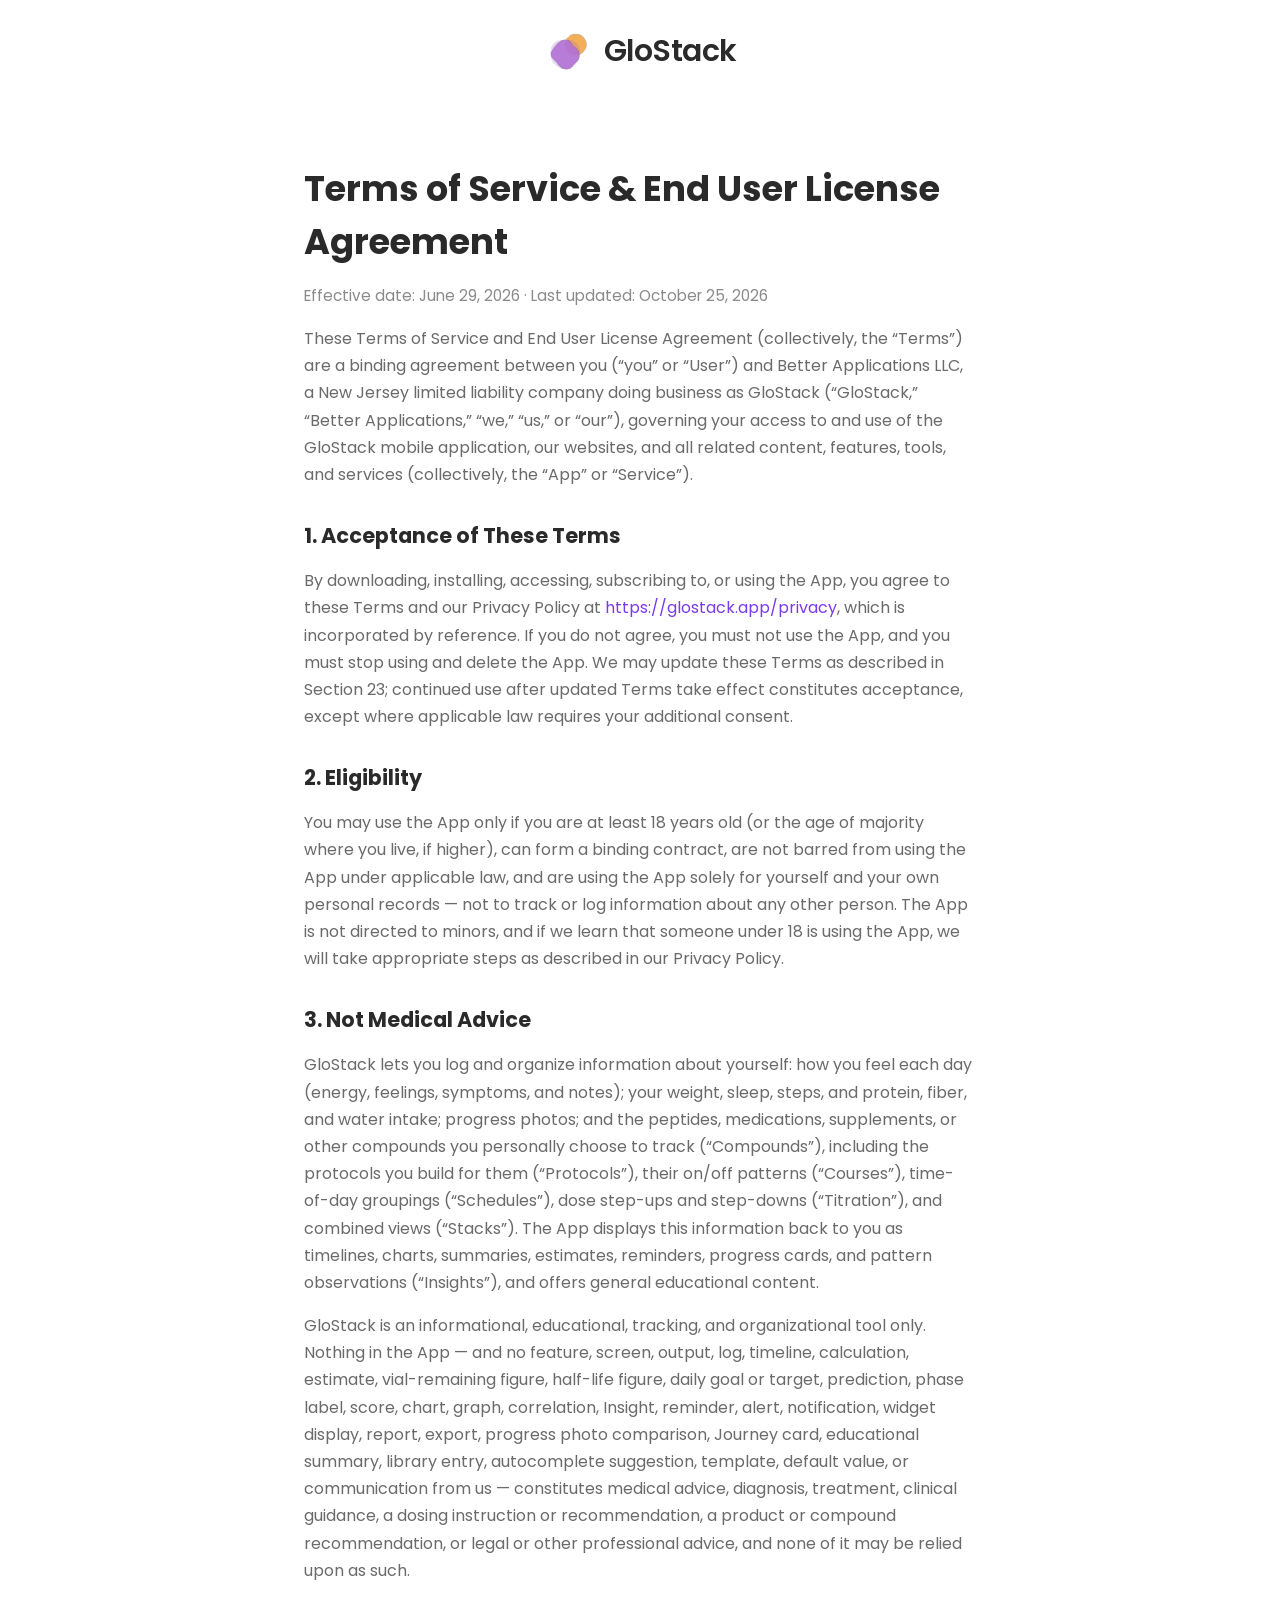
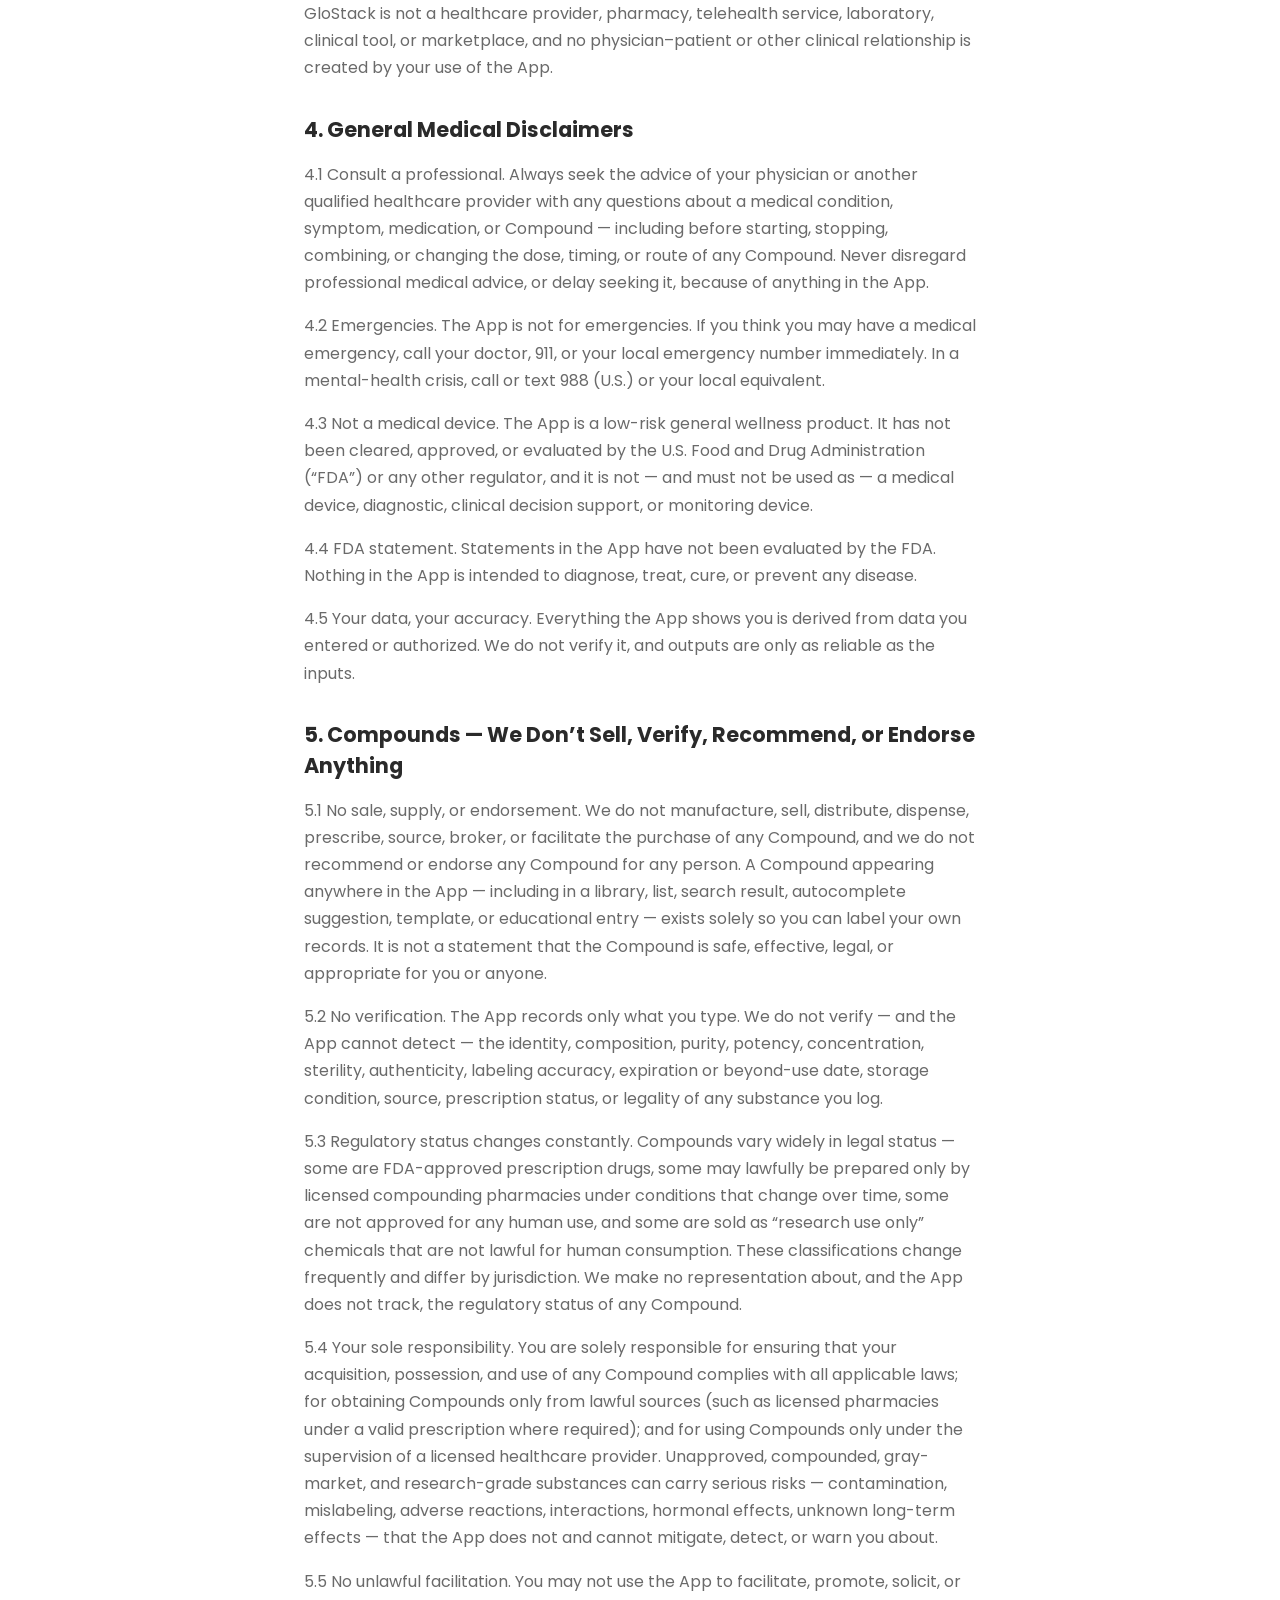
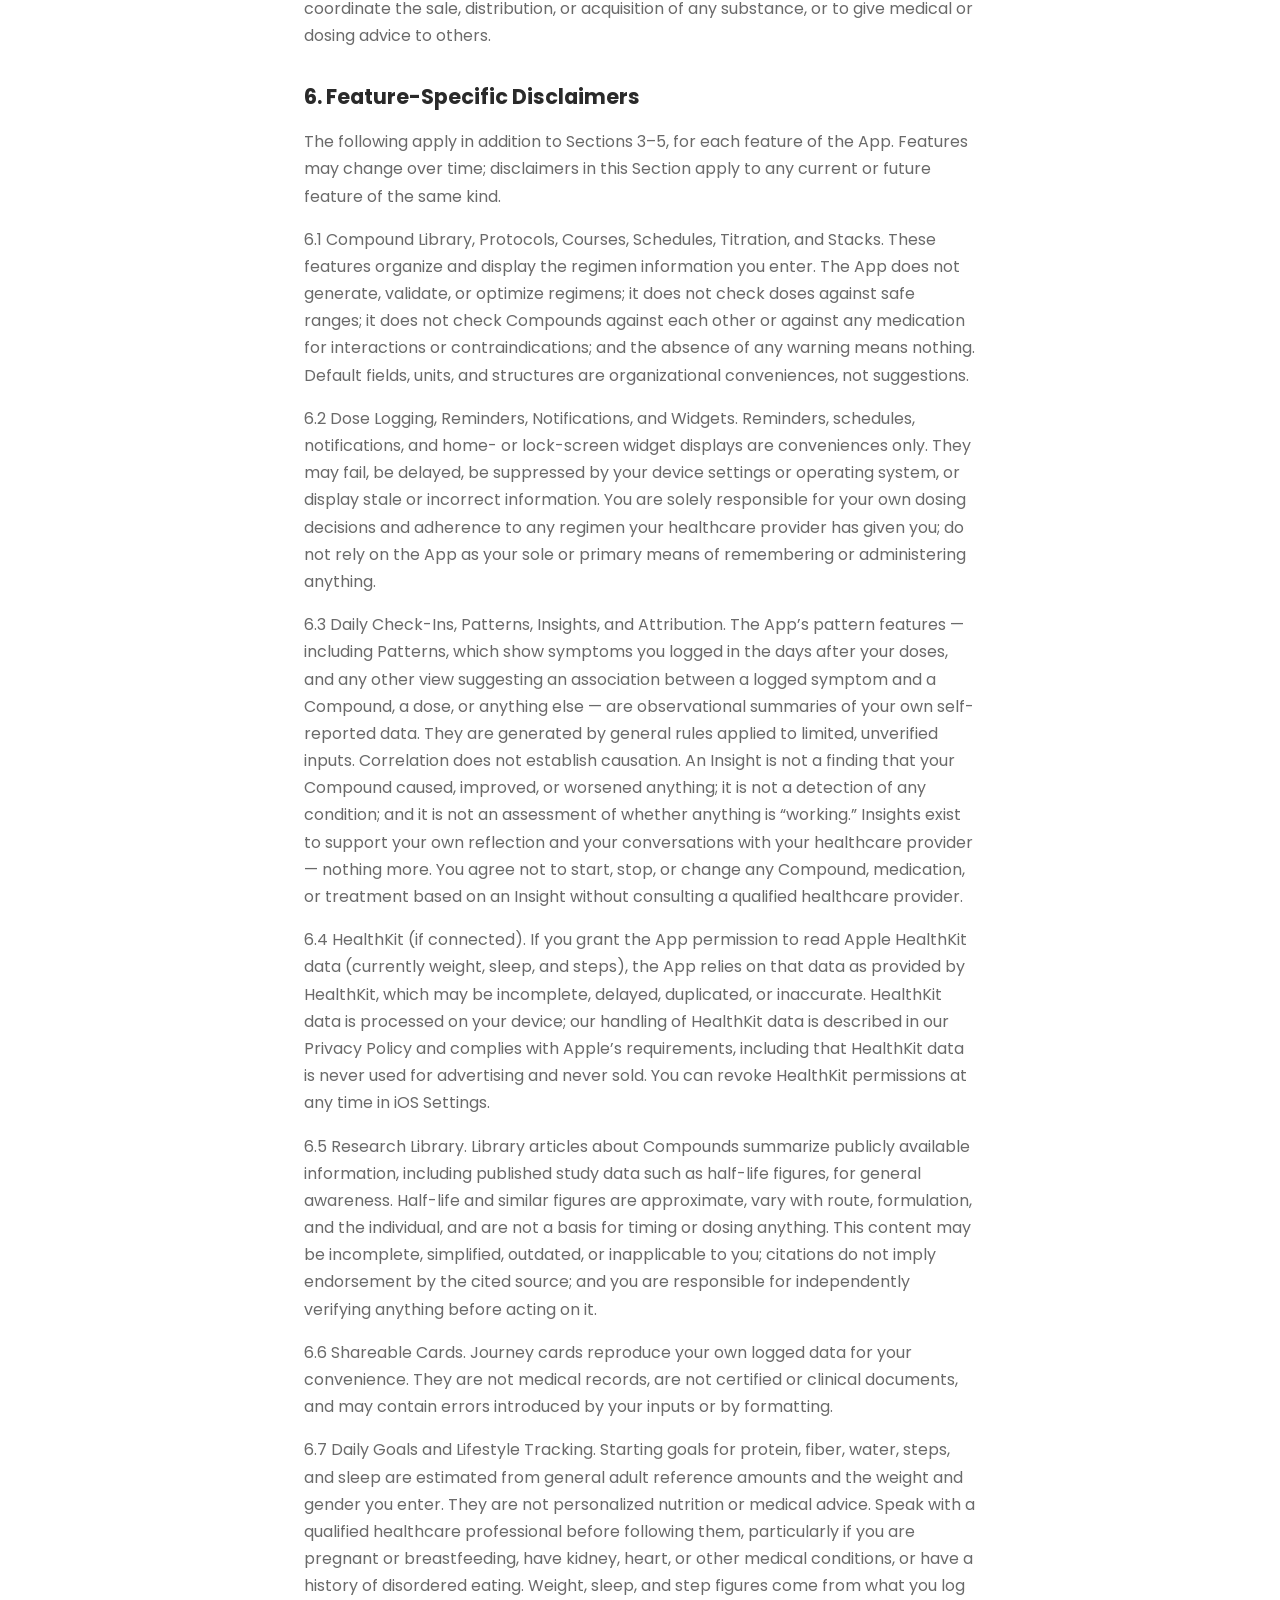
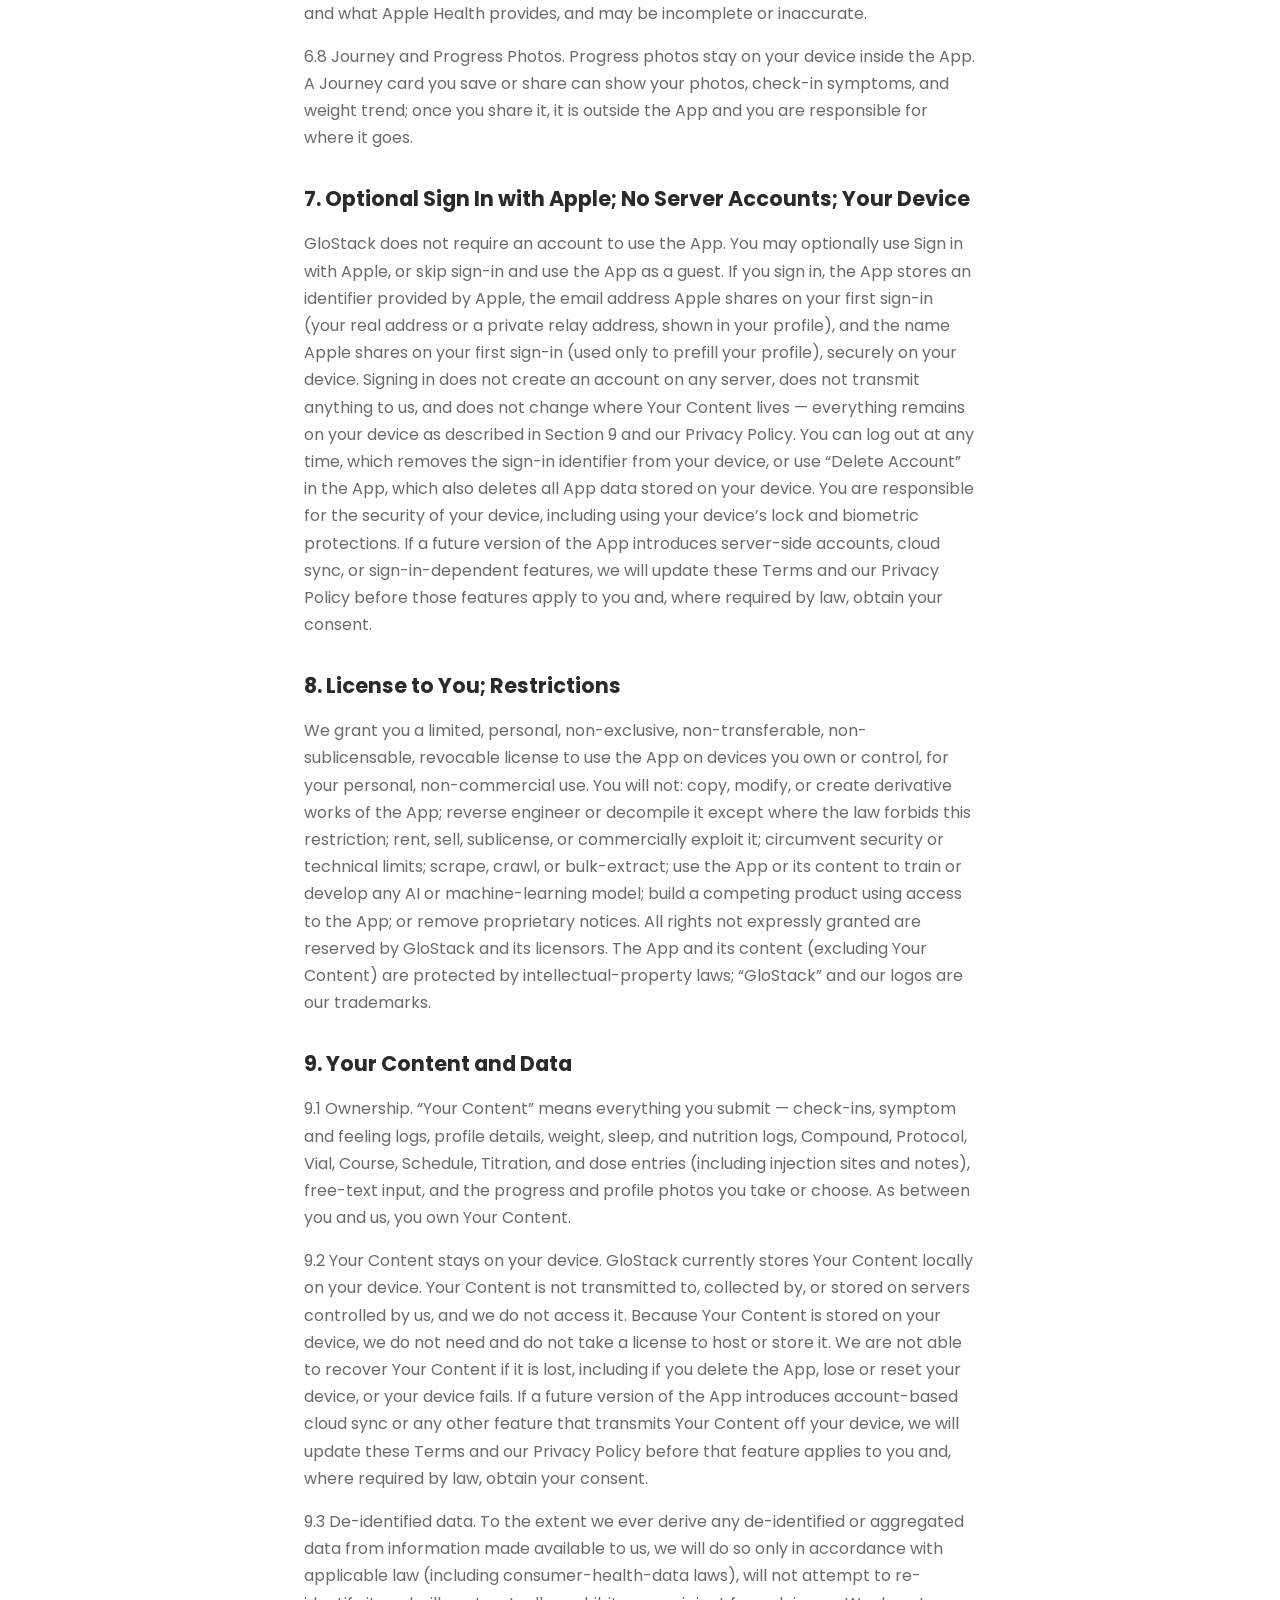
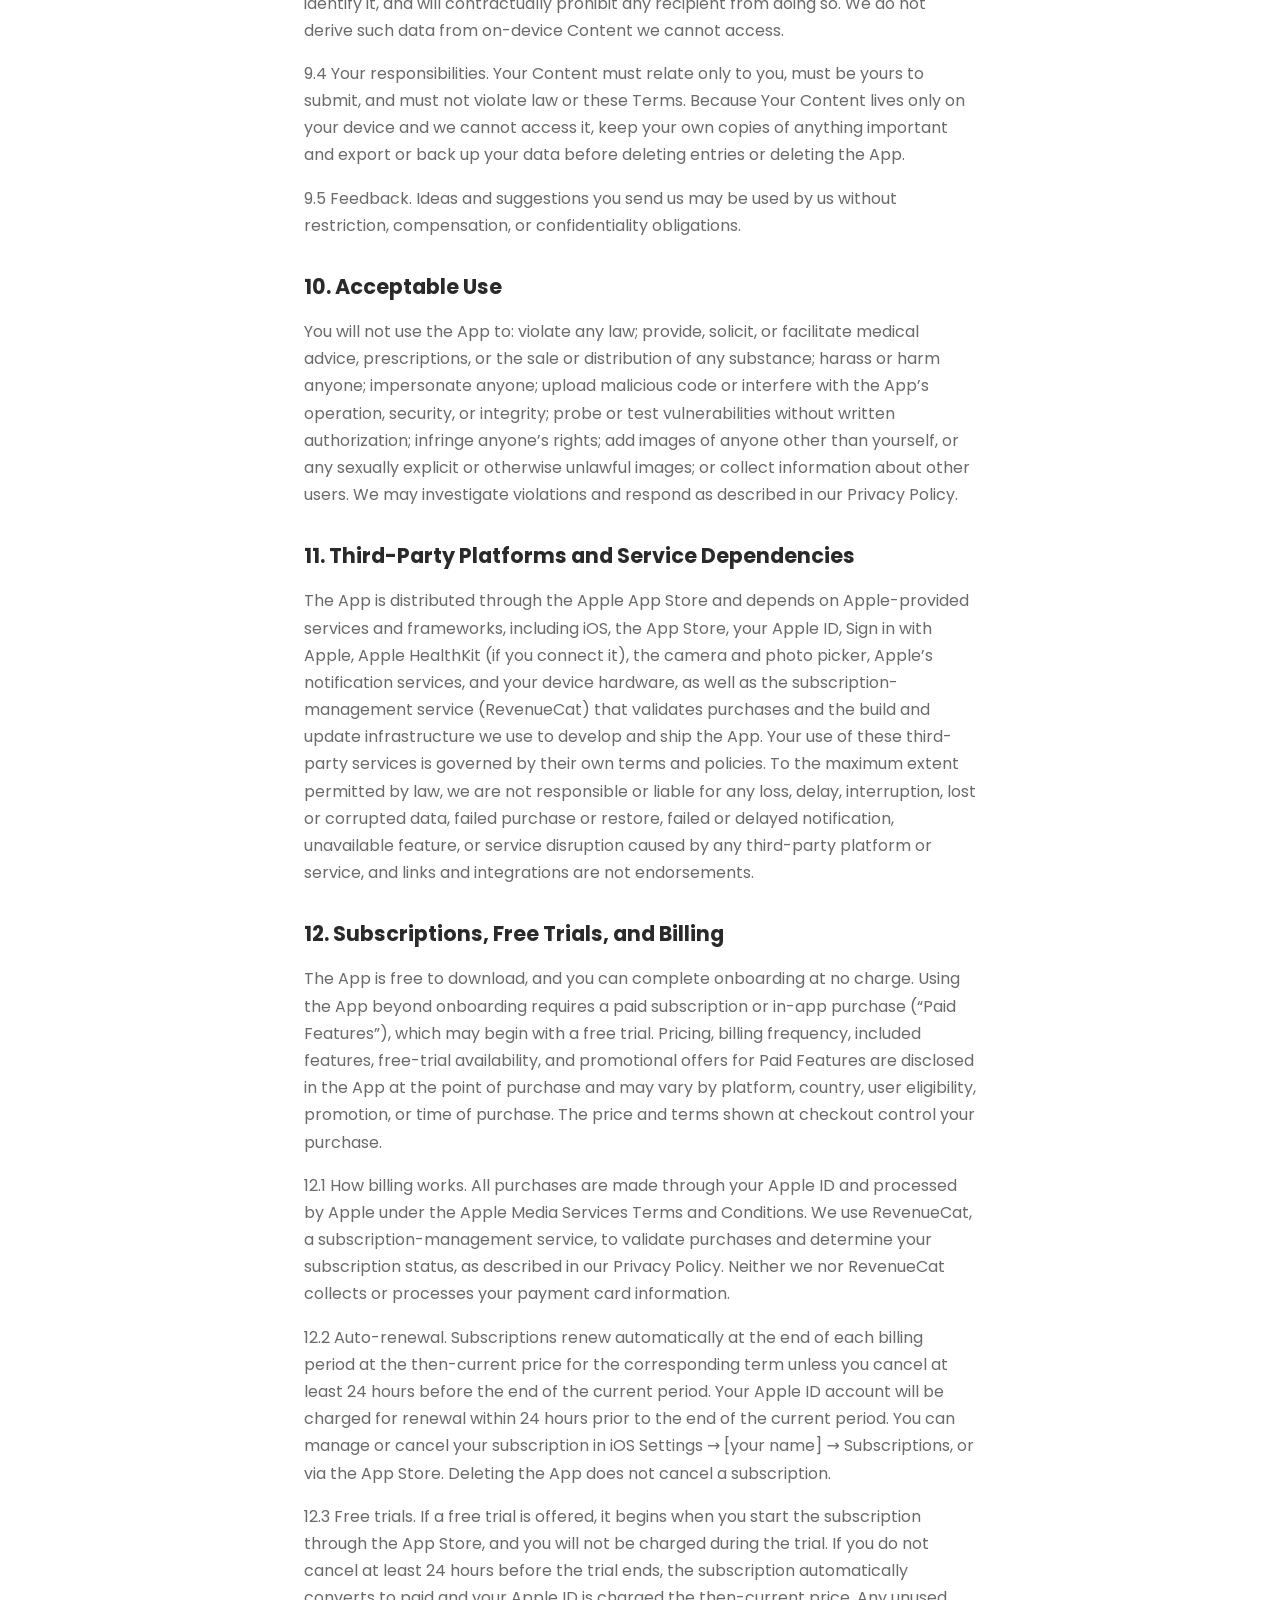
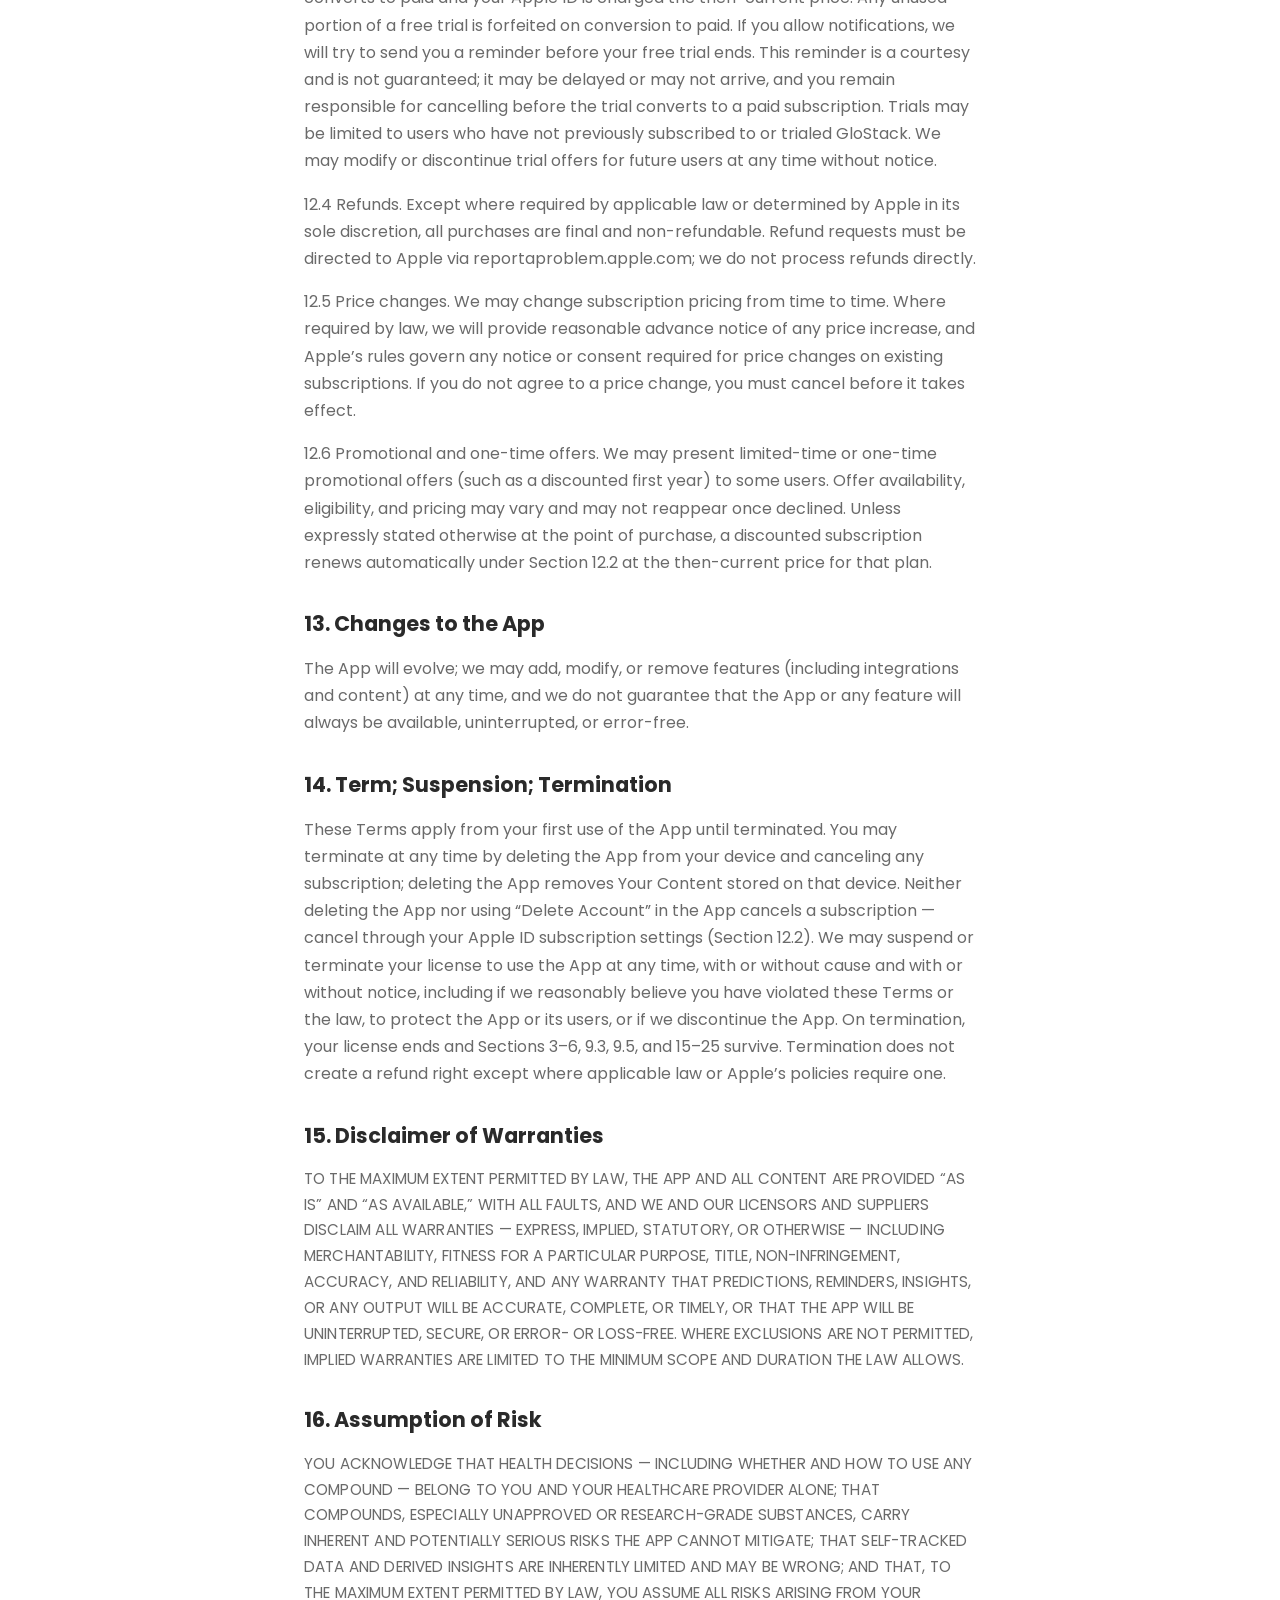
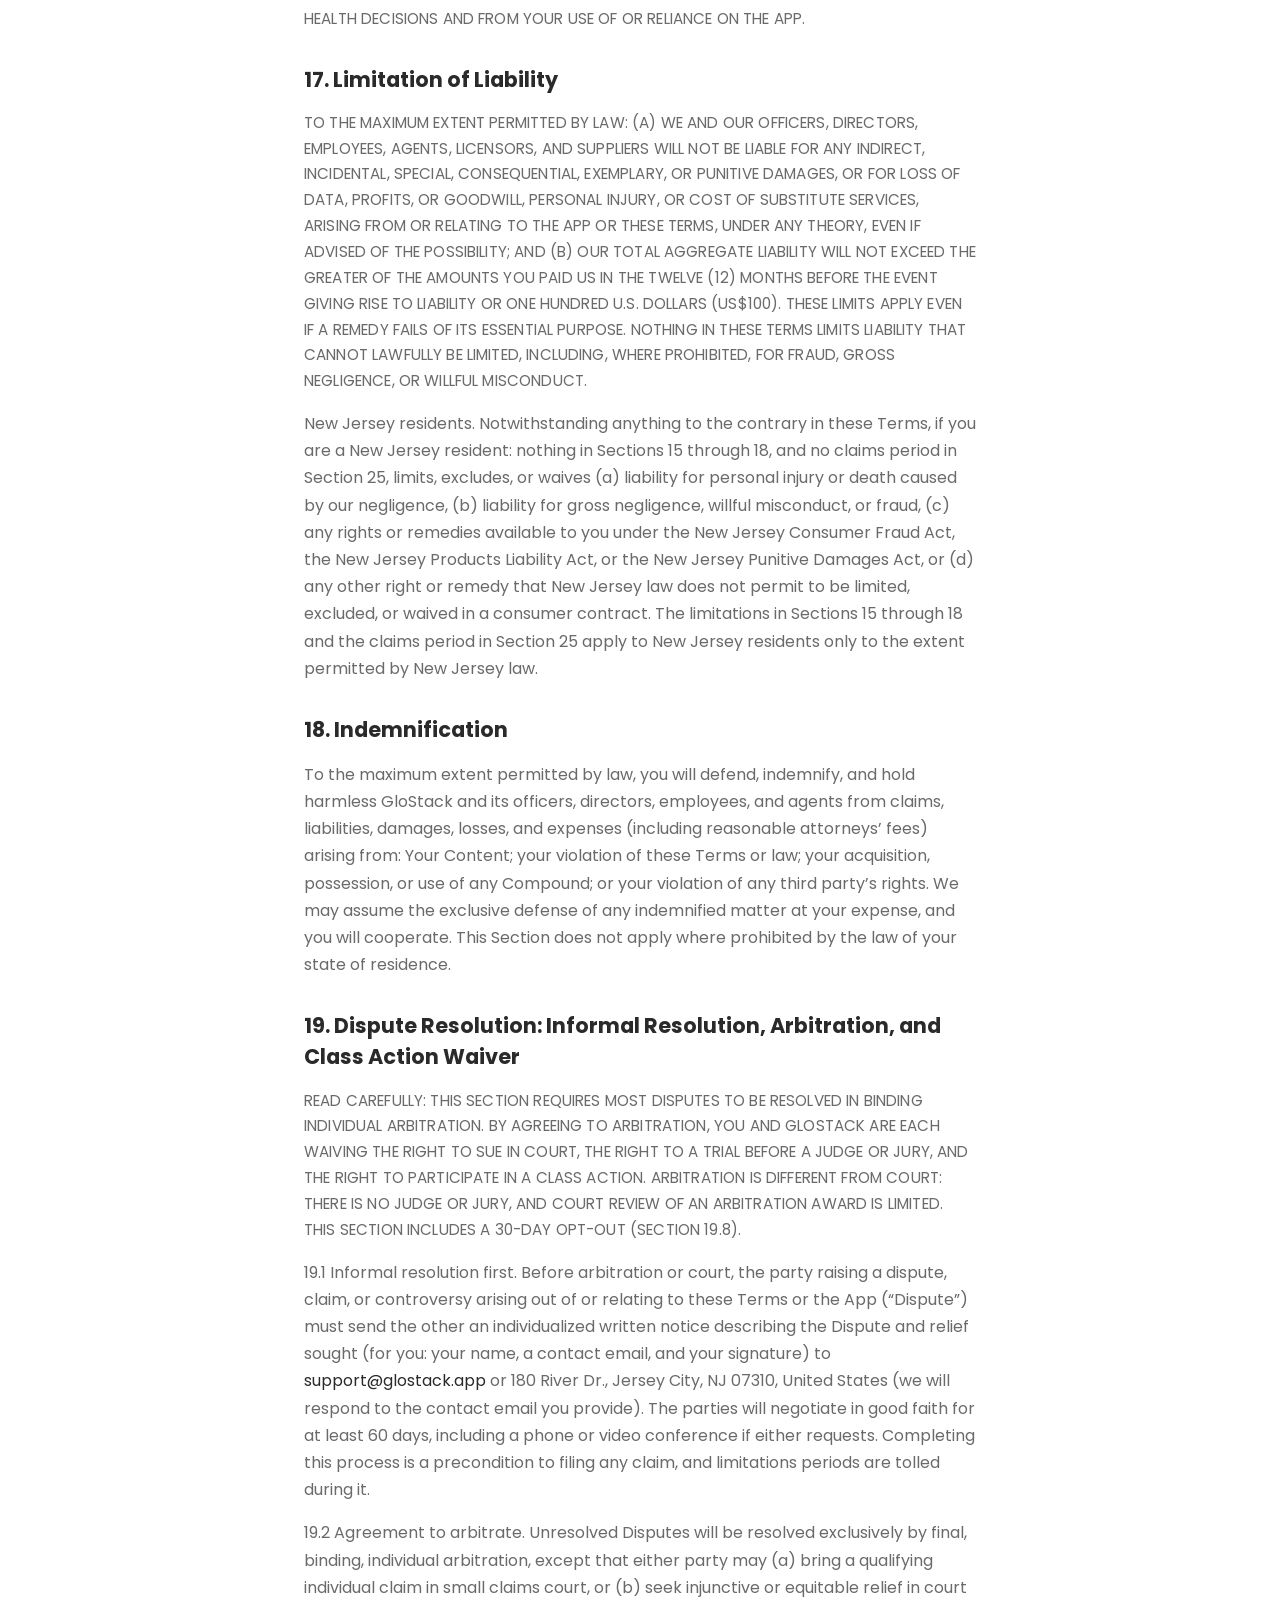
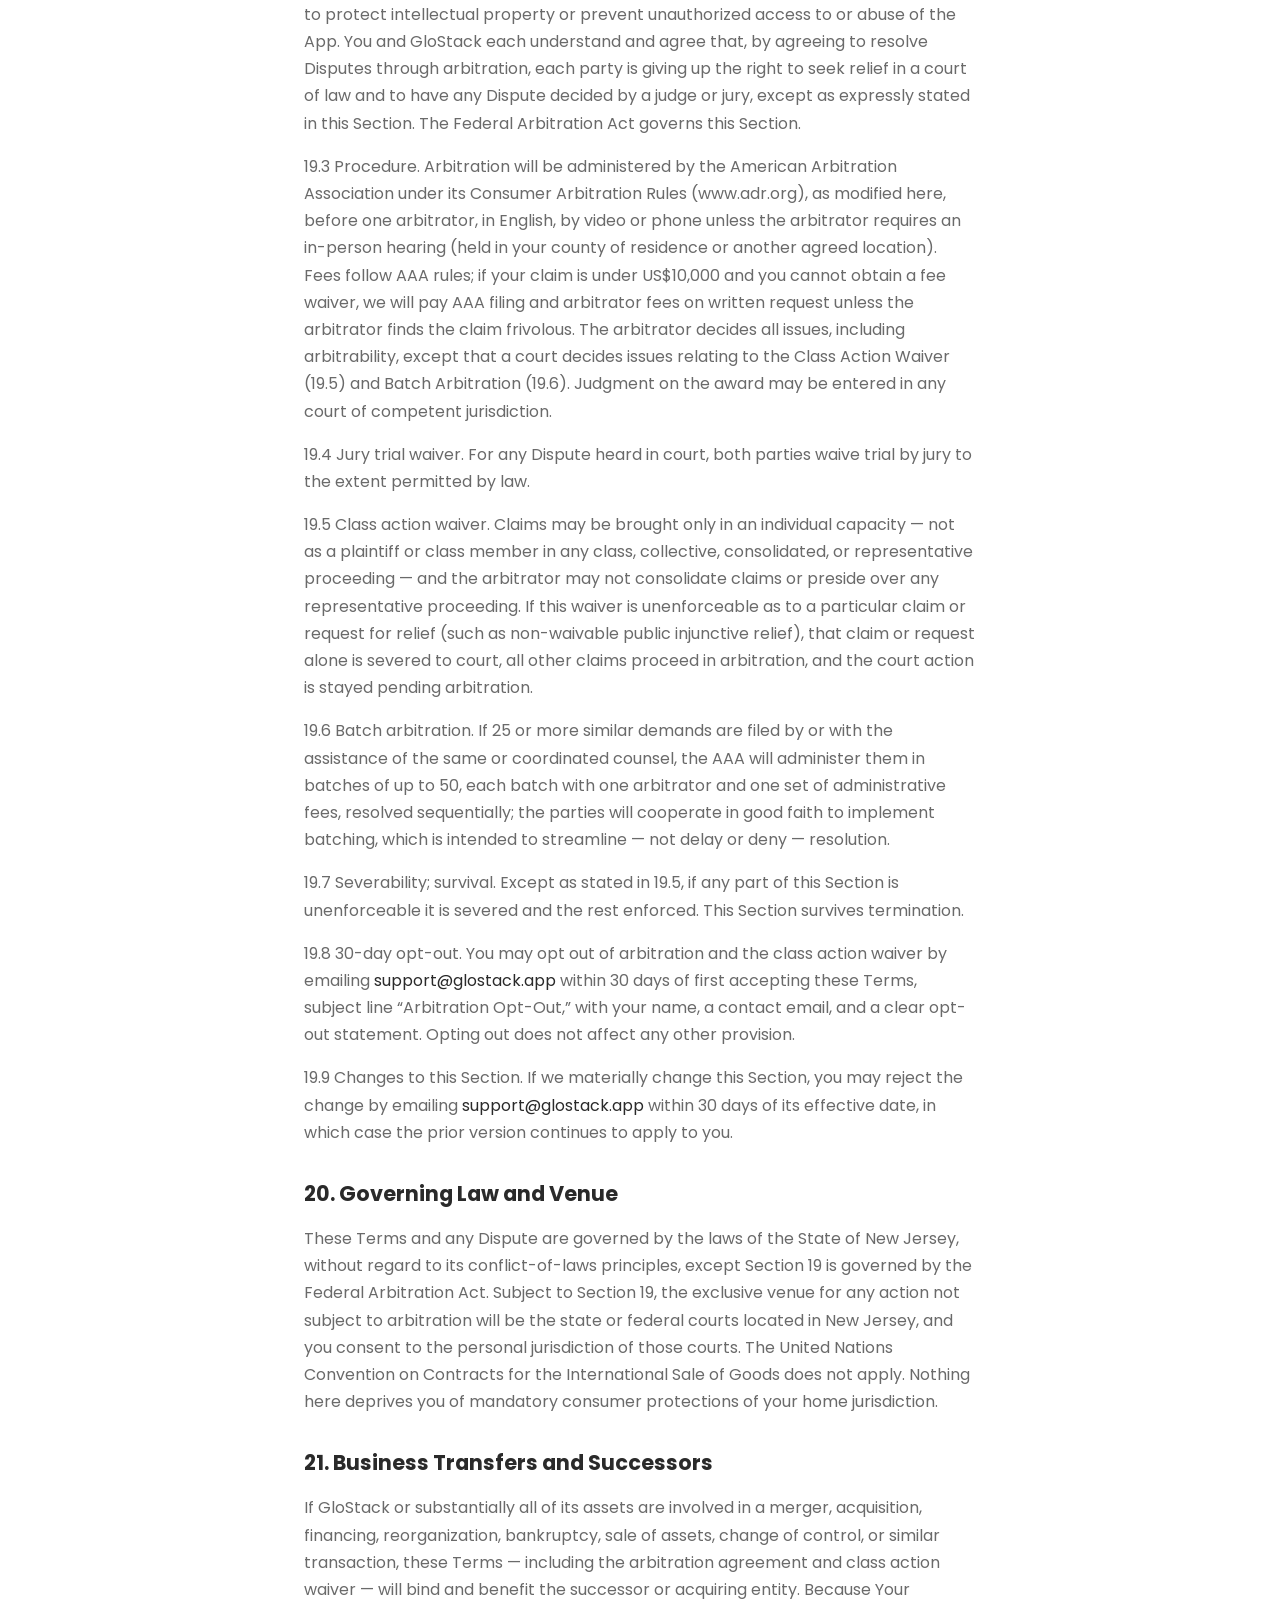
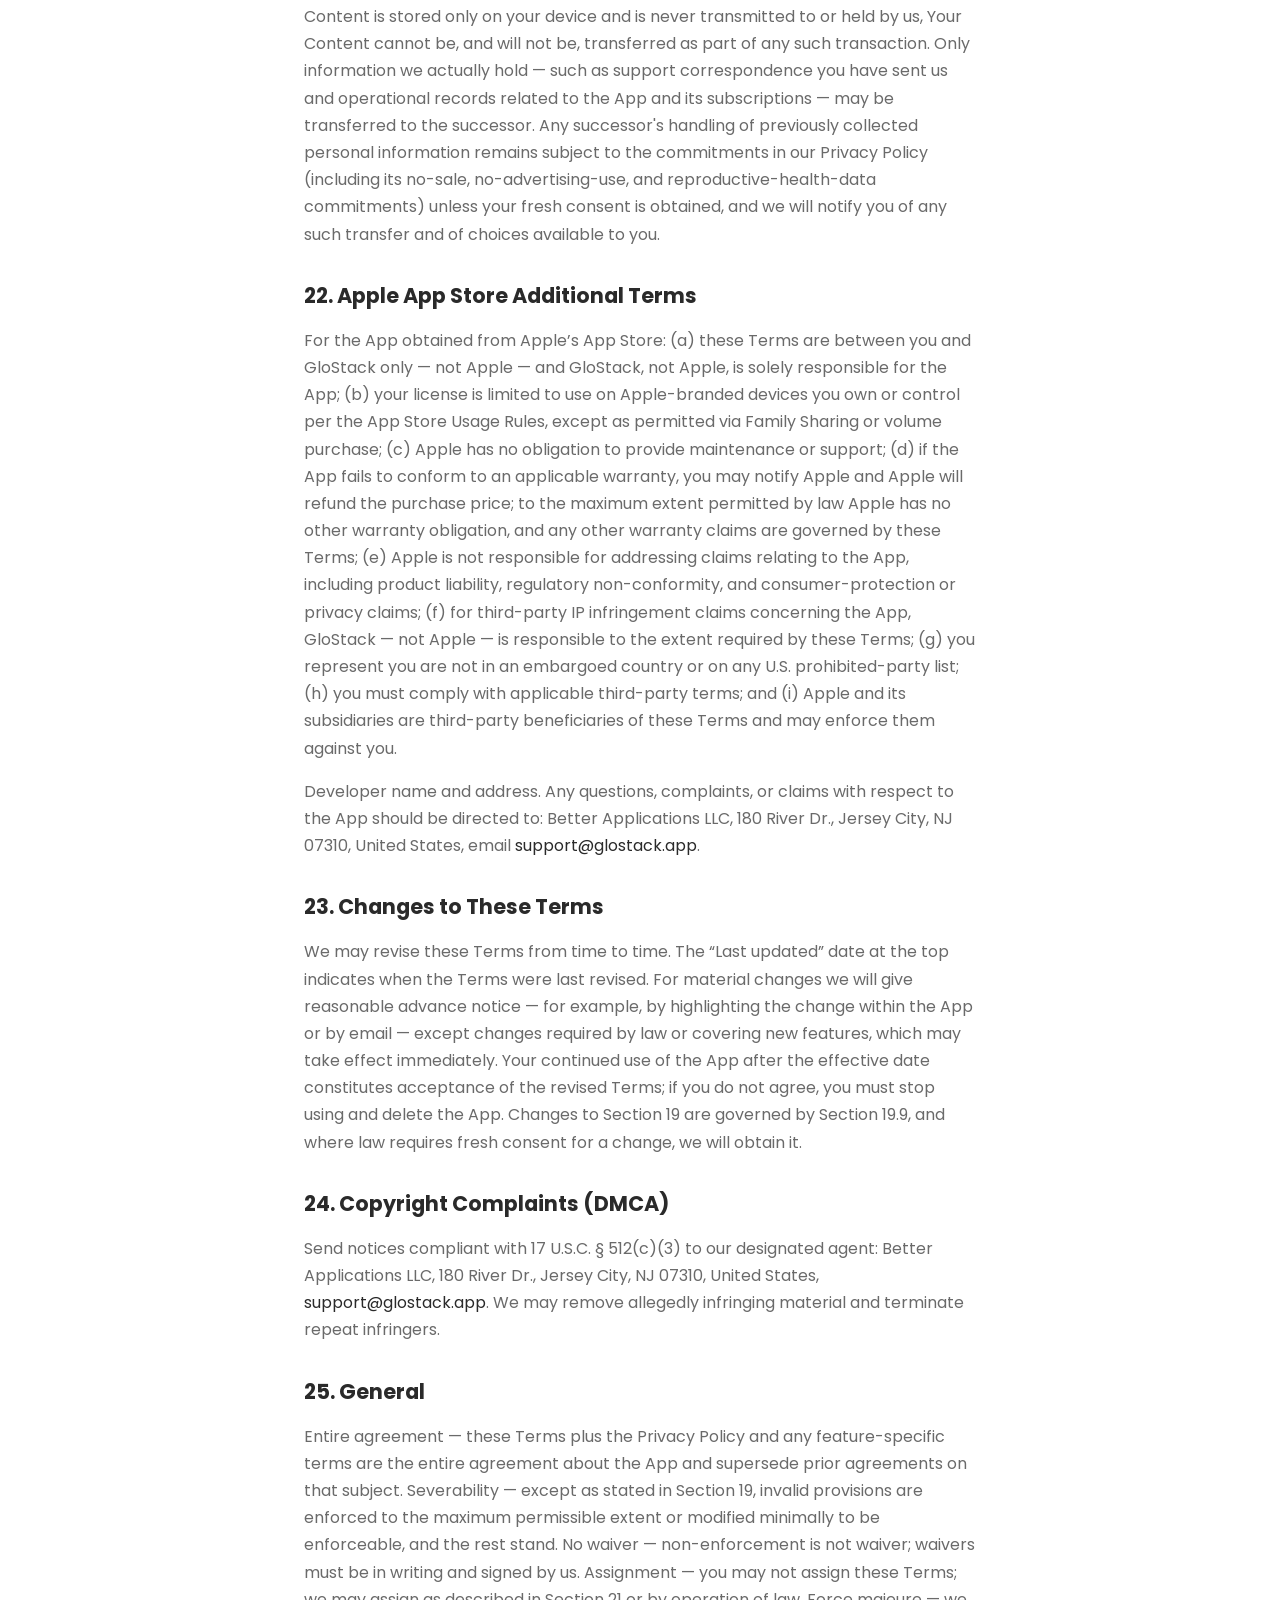
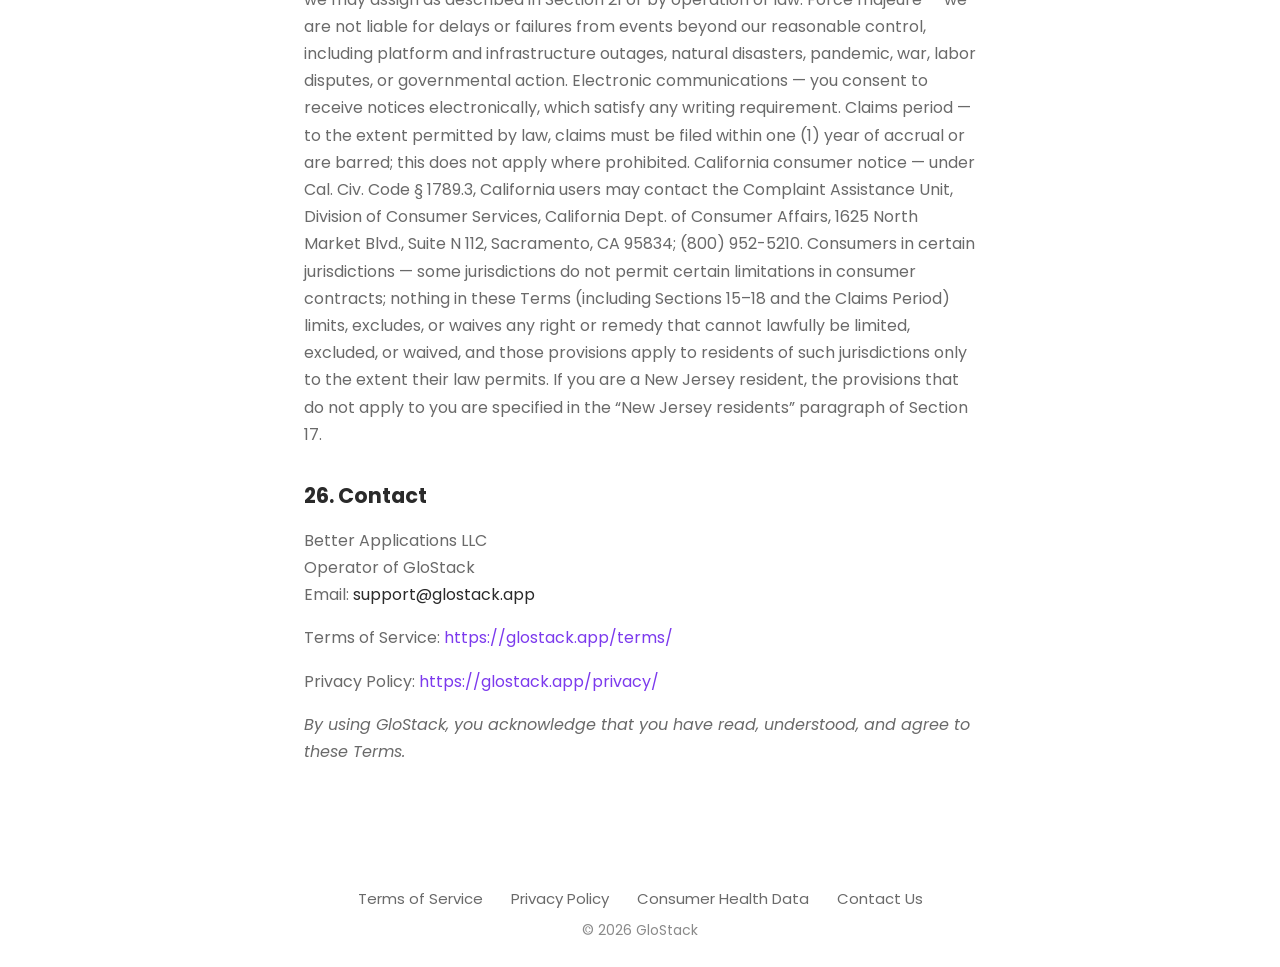
<file: terms/index.html>
<!DOCTYPE html>
<html lang="en">
<head>
  <meta charset="utf-8" />
  <meta name="viewport" content="width=device-width, initial-scale=1" />
  <title>Terms of Service — GloStack</title>
  <link rel="preconnect" href="https://fonts.googleapis.com" />
  <link rel="preconnect" href="https://fonts.gstatic.com" crossorigin />
  <link href="https://fonts.googleapis.com/css2?family=Poppins:wght@400;500;600;700&display=swap" rel="stylesheet" />
  <link rel="icon" href="/assets/logo.png" type="image/png" />
  <link rel="stylesheet" href="/styles.css?v=10" />
  <style>
    .legal { max-width: 720px; margin: 0 auto; padding: 60px 24px 80px; }
    .legal h1 { font-size: 2.2rem; margin: 0 0 8px; color: #2a2a2a; }
    .legal h2 { margin: 32px 0 10px; font-size: 1.3rem; color: #2a2a2a; }
    .legal h3 { margin: 20px 0 6px; font-size: 1.05rem; color: #2a2a2a; }
    .legal p, .legal li { color: #6a6a6a; line-height: 1.7; }
    .legal ul { margin: 12px 0; padding-left: 22px; }
    .legal li { margin: 6px 0; }
    .legal a { color: #7c3aed; }
    .legal a[href^="mailto:"] { color: #2a2a2a; }
    .legal .meta { color: #8a8a8a; font-size: .95rem; }
    .legal .notice { background: #fff6ef; border: 1px solid #f7d8bd; border-radius: 12px; padding: 18px 22px; margin: 24px 0; }
    .legal .notice ul { margin: 0; }
    .legal .caps { text-transform: uppercase; font-size: .95rem; letter-spacing: .01em; }
  </style>
</head>
<body>
  <div class="page">
    <header class="site-header">
      <a class="brand" href="/">
        <img class="brand-logo" src="/assets/logo.svg" alt="GloStack logo" />
        <span class="brand-word">GloStack</span>
      </a>
    </header>

    <main class="legal" style="flex:1;">
      <h1>Terms of Service &amp; End User License Agreement</h1>
      <p class="meta">Effective date: June 29, 2026 &middot; Last updated: October 25, 2026</p>

      <p>These Terms of Service and End User License Agreement (collectively, the
      &ldquo;Terms&rdquo;) are a binding agreement between you
      (&ldquo;you&rdquo; or &ldquo;User&rdquo;)
      and Better Applications LLC, a New Jersey limited liability company doing
      business as GloStack (&ldquo;GloStack,&rdquo;
      &ldquo;Better Applications,&rdquo;
      &ldquo;we,&rdquo; &ldquo;us,&rdquo; or
      &ldquo;our&rdquo;), governing your access to and use of the
      GloStack mobile application, our websites, and all related content, features,
      tools, and services (collectively, the &ldquo;App&rdquo; or
      &ldquo;Service&rdquo;).</p>

      <h2>1. Acceptance of These Terms</h2>
      <p>By downloading, installing, accessing, subscribing to, or using the App, you
      agree to these Terms and our Privacy Policy at
      <a href="/privacy/">https://glostack.app/privacy</a>, which is incorporated by
      reference. If you do not agree, you must not use the App, and you must stop using
      and delete the App. We may update these Terms as described in Section 23; continued
      use after updated Terms take effect constitutes acceptance, except where applicable
      law requires your additional consent.</p>

      <h2>2. Eligibility</h2>
      <p>You may use the App only if you are at least 18 years old (or
      the age of majority where you live, if higher), can form a binding contract, are
      not barred from using the App under applicable law, and are using the App solely
      for yourself and your own personal records — not to track or log information about
      any other person. The App is not directed to minors, and if we learn that someone
      under 18 is using the App, we will take appropriate steps as described in our
      Privacy Policy.</p>

      <h2>3. Not Medical Advice</h2>
      <p>GloStack lets you log and organize information about yourself: how you feel each day (energy, feelings, symptoms, and notes); your weight, sleep, steps, and protein, fiber, and water intake; progress photos; and the peptides, medications, supplements, or other compounds you personally choose to track (&ldquo;Compounds&rdquo;), including the protocols you build for them (&ldquo;Protocols&rdquo;), their on/off patterns (&ldquo;Courses&rdquo;), time-of-day groupings (&ldquo;Schedules&rdquo;), dose step-ups and step-downs (&ldquo;Titration&rdquo;), and combined views (&ldquo;Stacks&rdquo;). The App displays this information back to you as timelines, charts, summaries, estimates, reminders, progress cards, and pattern observations (&ldquo;Insights&rdquo;), and offers general educational content.</p>

      <p>GloStack is an informational, educational, tracking, and organizational tool only. Nothing in the App &mdash; and no feature, screen, output, log, timeline, calculation, estimate, vial-remaining figure, half-life figure, daily goal or target, prediction, phase label, score, chart, graph, correlation, Insight, reminder, alert, notification, widget display, report, export, progress photo comparison, Journey card, educational summary, library entry, autocomplete suggestion, template, default value, or communication from us &mdash; constitutes medical advice, diagnosis, treatment, clinical guidance, a dosing instruction or recommendation, a product or compound recommendation, or legal or other professional advice, and none of it may be relied upon as such.</p>
      <p>GloStack is not a healthcare provider, pharmacy, telehealth service, laboratory,
      clinical tool, or marketplace, and no physician–patient or other clinical
      relationship is created by your use of the App.</p>

      <h2>4. General Medical Disclaimers</h2>
      <p>4.1 Consult a professional. Always seek the advice of your
      physician or another qualified healthcare provider with any questions about a medical
      condition, symptom, medication, or Compound — including before starting, stopping,
      combining, or changing the dose, timing, or route of any Compound. Never disregard
      professional medical advice, or delay seeking it, because of anything in the App.</p>
      <p>4.2 Emergencies. The App is not for emergencies. If you think you
      may have a medical emergency, call your doctor, 911, or your local emergency number
      immediately. In a mental-health crisis, call or text 988 (U.S.) or your local
      equivalent.</p>
      <p>4.3 Not a medical device. The App is a low-risk general wellness
      product. It has not been cleared, approved, or evaluated by the U.S. Food and Drug
      Administration (&ldquo;FDA&rdquo;) or any other regulator, and it is
      not — and must not be used as — a medical device, diagnostic, clinical decision support,
      or monitoring device.</p>
      <p>4.4 FDA statement. Statements in the App have not been evaluated by
      the FDA. Nothing in the App is intended to diagnose, treat, cure, or prevent any
      disease.</p>
      <p>4.5 Your data, your accuracy. Everything the App shows you is
      derived from data you entered or authorized. We do not verify it, and outputs are only
      as reliable as the inputs.</p>

      <h2>5. Compounds — We Don&rsquo;t Sell, Verify, Recommend, or Endorse Anything</h2>
      <p>5.1 No sale, supply, or endorsement. We do not manufacture, sell,
      distribute, dispense, prescribe, source, broker, or facilitate the purchase of any
      Compound, and we do not recommend or endorse any Compound for any person. A Compound
      appearing anywhere in the App — including in a library, list, search result,
      autocomplete suggestion, template, or educational entry — exists solely so you can
      label your own records. It is not a statement that the Compound is safe, effective,
      legal, or appropriate for you or anyone.</p>
      <p>5.2 No verification. The App records only what you type. We do not
      verify — and the App cannot detect — the identity, composition, purity, potency,
      concentration, sterility, authenticity, labeling accuracy, expiration or beyond-use
      date, storage condition, source, prescription status, or legality of any substance you
      log.</p>
      <p>5.3 Regulatory status changes constantly. Compounds vary widely in
      legal status — some are FDA-approved prescription drugs, some may lawfully be prepared
      only by licensed compounding pharmacies under conditions that change over time, some are
      not approved for any human use, and some are sold as
      &ldquo;research use only&rdquo; chemicals that are not lawful for human consumption.
      These classifications change frequently and differ by jurisdiction. We make no
      representation about, and the App does not track, the regulatory status of any
      Compound.</p>
      <p>5.4 Your sole responsibility. You are solely responsible for
      ensuring that your acquisition, possession, and use of any Compound complies with all
      applicable laws; for obtaining Compounds only from lawful sources (such as licensed
      pharmacies under a valid prescription where required); and for using Compounds only
      under the supervision of a licensed healthcare provider. Unapproved, compounded,
      gray-market, and research-grade substances can carry serious risks — contamination,
      mislabeling, adverse reactions, interactions, hormonal effects, unknown long-term
      effects — that the App does not and cannot mitigate, detect, or warn you about.</p>
      <p>5.5 No unlawful facilitation. You may not use the App to facilitate,
      promote, solicit, or coordinate the sale, distribution, or acquisition of any substance,
      or to give medical or dosing advice to others.</p>

      <h2>6. Feature-Specific Disclaimers</h2>
      <p>The following apply in addition to Sections 3–5, for each feature of
      the App. Features may change over time; disclaimers in this Section apply to any current
      or future feature of the same kind.</p>
      <p>6.1 Compound Library, Protocols, Courses, Schedules, Titration, and Stacks. These features organize and display the regimen information you enter. The App does not generate, validate, or optimize regimens; it does not check doses against safe ranges; it does not check Compounds against each other or against any medication for interactions or contraindications; and the absence of any warning means nothing. Default fields, units, and structures are organizational conveniences, not suggestions.</p>
      <p>6.2 Dose Logging, Reminders, Notifications, and Widgets. Reminders,
      schedules, notifications, and home- or lock-screen widget displays are conveniences only.
      They may fail, be delayed, be suppressed by your device settings or operating system, or
      display stale or incorrect information. You are solely responsible for your own dosing
      decisions and adherence to any regimen your healthcare provider has given you; do not rely
      on the App as your sole or primary means of remembering or administering anything.</p>
      <p>6.3 Daily Check-Ins, Patterns, Insights, and Attribution. The App&rsquo;s pattern features &mdash; including Patterns, which show symptoms you logged in the days after your doses, and any other view suggesting an association between a logged symptom and a Compound, a dose, or anything else &mdash; are observational summaries of your own self-reported data. They are generated by general rules applied to limited, unverified inputs. Correlation does not establish causation. An Insight is not a finding that your Compound caused, improved, or worsened anything; it is not a detection of any condition; and it is not an assessment of whether anything is &ldquo;working.&rdquo; Insights exist to support your own reflection and your conversations with your healthcare provider &mdash; nothing more. You agree not to start, stop, or change any Compound, medication, or treatment based on an Insight without consulting a qualified healthcare provider.</p>

      <p>6.4 HealthKit (if connected). If you grant the App permission to read Apple HealthKit data (currently weight, sleep, and steps), the App relies on that data as provided by HealthKit, which may be incomplete, delayed, duplicated, or inaccurate. HealthKit data is processed on your device; our handling of HealthKit data is described in our Privacy Policy and complies with Apple&rsquo;s requirements, including that HealthKit data is never used for advertising and never sold. You can revoke HealthKit permissions at any time in iOS Settings.</p>

      <p>6.5 Research Library. Library articles about Compounds summarize publicly available information, including published study data such as half-life figures, for general awareness. Half-life and similar figures are approximate, vary with route, formulation, and the individual, and are not a basis for timing or dosing anything. This content may be incomplete, simplified, outdated, or inapplicable to you; citations do not imply endorsement by the cited source; and you are responsible for independently verifying anything before acting on it.</p>

      <p>6.6 Shareable Cards. Journey cards reproduce your own logged data for your convenience. They are not medical records, are not certified or clinical documents, and may contain errors introduced by your inputs or by formatting.</p>

      <p>6.7 Daily Goals and Lifestyle Tracking. Starting goals for protein, fiber, water, steps, and sleep are estimated from general adult reference amounts and the weight and gender you enter. They are not personalized nutrition or medical advice. Speak with a qualified healthcare professional before following them, particularly if you are pregnant or breastfeeding, have kidney, heart, or other medical conditions, or have a history of disordered eating. Weight, sleep, and step figures come from what you log and what Apple Health provides, and may be incomplete or inaccurate.</p>

      <p>6.8 Journey and Progress Photos. Progress photos stay on your device inside the App. A Journey card you save or share can show your photos, check-in symptoms, and weight trend; once you share it, it is outside the App and you are responsible for where it goes.</p>

      <h2>7. Optional Sign In with Apple; No Server Accounts; Your Device</h2>
      <p>GloStack does not require an account to use the App. You may optionally use Sign in with Apple, or skip sign-in and use the App as a guest. If you sign in, the App stores an identifier provided by Apple, the email address Apple shares on your first sign-in (your real address or a private relay address, shown in your profile), and the name Apple shares on your first sign-in (used only to prefill your profile), securely on your device. Signing in does not create an account on any server, does not transmit anything to us, and does not change where Your Content lives &mdash; everything remains on your device as described in Section 9 and our Privacy Policy. You can log out at any time, which removes the sign-in identifier from your device, or use &ldquo;Delete Account&rdquo; in the App, which also deletes all App data stored on your device. You are responsible for the security of your device, including using your device&rsquo;s lock and biometric protections. If a future version of the App introduces server-side accounts, cloud sync, or sign-in-dependent features, we will update these Terms and our Privacy Policy before those features apply to you and, where required by law, obtain your consent.</p>

      <h2>8. License to You; Restrictions</h2>
      <p>We grant you a limited, personal, non-exclusive, non-transferable, non-sublicensable,
      revocable license to use the App on devices you own or control, for your personal,
      non-commercial use. You will not: copy, modify, or create derivative works of the App; reverse
      engineer or decompile it except where the law forbids this restriction; rent, sell, sublicense,
      or commercially exploit it; circumvent security or technical limits; scrape, crawl, or
      bulk-extract; use the App or its content to train or develop any AI or machine-learning model;
      build a competing product using access to the App; or remove proprietary notices. All rights not
      expressly granted are reserved by GloStack and its licensors. The App and its content (excluding
      Your Content) are protected by intellectual-property laws; &ldquo;GloStack&rdquo; and our logos
      are our trademarks.</p>

      <h2>9. Your Content and Data</h2>
      <p>9.1 Ownership. &ldquo;Your Content&rdquo; means everything you submit &mdash; check-ins, symptom and feeling logs, profile details, weight, sleep, and nutrition logs, Compound, Protocol, Vial, Course, Schedule, Titration, and dose entries (including injection sites and notes), free-text input, and the progress and profile photos you take or choose. As between you and us, you own Your Content.</p>
      <p>9.2 Your Content stays on your device. GloStack currently stores Your Content
      locally on your device. Your Content is not transmitted to, collected by, or stored on servers
      controlled by us, and we do not access it. Because Your Content is stored on your device, we do not
      need and do not take a license to host or store it. We are not able to recover Your Content if it
      is lost, including if you delete the App, lose or reset your device, or your device fails. If a
      future version of the App introduces account-based cloud sync or any other feature that transmits
      Your Content off your device, we will update these Terms and our Privacy Policy before that feature
      applies to you and, where required by law, obtain your consent.</p>
      <p>9.3 De-identified data. To the extent we ever derive any de-identified or
      aggregated data from information made available to us, we will do so only in accordance with
      applicable law (including consumer-health-data laws), will not attempt to re-identify it, and will
      contractually prohibit any recipient from doing so. We do not derive such data from on-device
      Content we cannot access.</p>
      <p>9.4 Your responsibilities. Your Content must relate only to you, must be yours
      to submit, and must not violate law or these Terms. Because Your Content lives only on your device
      and we cannot access it, keep your own copies of anything important and export or back up your data
      before deleting entries or deleting the App.</p>
      <p>9.5 Feedback. Ideas and suggestions you send us may be used by us without
      restriction, compensation, or confidentiality obligations.</p>

      <h2>10. Acceptable Use</h2>
      <p>You will not use the App to: violate any law; provide, solicit, or facilitate medical advice, prescriptions, or the sale or distribution of any substance; harass or harm anyone; impersonate anyone; upload malicious code or interfere with the App&rsquo;s operation, security, or integrity; probe or test vulnerabilities without written authorization; infringe anyone&rsquo;s rights; add images of anyone other than yourself, or any sexually explicit or otherwise unlawful images; or collect information about other users. We may investigate violations and respond as described in our Privacy Policy.</p>

      <h2>11. Third-Party Platforms and Service Dependencies</h2>
      <p>The App is distributed through the Apple App Store and depends on Apple-provided services and frameworks, including iOS, the App Store, your Apple ID, Sign in with Apple, Apple HealthKit (if you connect it), the camera and photo picker, Apple&rsquo;s notification services, and your device hardware, as well as the subscription-management service (RevenueCat) that validates purchases and the build and update infrastructure we use to develop and ship the App. Your use of these third-party services is governed by their own terms and policies. To the maximum extent permitted by law, we are not responsible or liable for any loss, delay, interruption, lost or corrupted data, failed purchase or restore, failed or delayed notification, unavailable feature, or service disruption caused by any third-party platform or service, and links and integrations are not endorsements.</p>

      <h2>12. Subscriptions, Free Trials, and Billing</h2>
      <p>The App is free to download, and you can complete onboarding at no charge. Using the App
      beyond onboarding requires a paid subscription or in-app purchase
      (&ldquo;Paid Features&rdquo;), which may begin with a free trial. Pricing, billing frequency, included features,
      free-trial availability, and promotional offers for Paid Features are disclosed in the App at the
      point of purchase and may vary by platform, country, user eligibility, promotion, or time of
      purchase. The price and terms shown at checkout control your purchase.</p>
      <p>12.1 How billing works. All purchases are made through your Apple ID and processed
      by Apple under the Apple Media Services Terms and Conditions. We use RevenueCat, a
      subscription-management service, to validate purchases and determine your subscription status, as
      described in our Privacy Policy. Neither we nor RevenueCat collects or processes your payment card
      information.</p>
      <p>12.2 Auto-renewal. Subscriptions renew automatically at the end of each billing
      period at the then-current price for the corresponding term unless you cancel at least 24 hours before
      the end of the current period. Your Apple ID account will be charged for renewal within 24 hours prior
      to the end of the current period. You can manage or cancel your subscription in iOS Settings &rarr;
      [your name] &rarr; Subscriptions, or via the App Store. Deleting the App does not cancel a
      subscription.</p>
      <p>12.3 Free trials. If a free trial is offered, it begins when you start the subscription through the App Store, and you will not be charged during the trial. If you do not cancel at least 24 hours before the trial ends, the subscription automatically converts to paid and your Apple ID is charged the then-current price. Any unused portion of a free trial is forfeited on conversion to paid. If you allow notifications, we will try to send you a reminder before your free trial ends. This reminder is a courtesy and is not guaranteed; it may be delayed or may not arrive, and you remain responsible for cancelling before the trial converts to a paid subscription. Trials may be limited to users who have not previously subscribed to or trialed GloStack. We may modify or discontinue trial offers for future users at any time without notice.</p>
      <p>12.4 Refunds. Except where required by applicable law or determined by Apple in its
      sole discretion, all purchases are final and non-refundable. Refund requests must be directed to Apple
      via reportaproblem.apple.com; we do not process refunds directly.</p>
      <p>12.5 Price changes. We may change subscription pricing from time to time. Where
      required by law, we will provide reasonable advance notice of any price increase, and Apple&rsquo;s
      rules govern any notice or consent required for price changes on existing subscriptions. If you do not
      agree to a price change, you must cancel before it takes effect.</p>
      <p>12.6 Promotional and one-time offers. We may present limited-time or one-time
      promotional offers (such as a discounted first year) to some users. Offer availability,
      eligibility, and pricing may vary and may not reappear once declined. Unless expressly
      stated otherwise at the point of purchase, a discounted subscription renews automatically
      under Section 12.2 at the then-current price for that plan.</p>

      <h2>13. Changes to the App</h2>
      <p>The App will evolve; we may add, modify, or remove features (including integrations and content) at
      any time, and we do not guarantee that the App or any feature will always be available, uninterrupted,
      or error-free.</p>

      <h2>14. Term; Suspension; Termination</h2>
      <p>These Terms apply from your first use of the App until terminated. You may terminate at any time by
      deleting the App from your device and canceling any subscription; deleting the App removes Your Content
      stored on that device. Neither deleting the App nor using &ldquo;Delete Account&rdquo; in the App
      cancels a subscription — cancel through your Apple ID subscription settings (Section 12.2).
      We may suspend or terminate your license to use the App at any time, with or
      without cause and with or without notice, including if we reasonably believe you have violated these
      Terms or the law, to protect the App or its users, or if we discontinue the App. On termination, your
      license ends and Sections 3–6, 9.3, 9.5, and 15–25 survive. Termination does not create a refund right
      except where applicable law or Apple&rsquo;s policies require one.</p>

      <h2>15. Disclaimer of Warranties</h2>
      <p class="caps">To the maximum extent permitted by law, the App and all content are provided
      &ldquo;as is&rdquo; and &ldquo;as available,&rdquo; with all faults, and we and our licensors and
      suppliers disclaim all warranties — express, implied, statutory, or otherwise — including
      merchantability, fitness for a particular purpose, title, non-infringement, accuracy, and reliability,
      and any warranty that predictions, reminders, Insights, or any output will be accurate, complete, or
      timely, or that the App will be uninterrupted, secure, or error- or loss-free. Where exclusions are not
      permitted, implied warranties are limited to the minimum scope and duration the law allows.</p>

      <h2>16. Assumption of Risk</h2>
      <p class="caps">You acknowledge that health decisions — including whether and how to use any Compound —
      belong to you and your healthcare provider alone; that Compounds, especially unapproved or
      research-grade substances, carry inherent and potentially serious risks the App cannot mitigate; that
      self-tracked data and derived Insights are inherently limited and may be wrong; and that, to the maximum
      extent permitted by law, you assume all risks arising from your health decisions and from your use of or
      reliance on the App.</p>

      <h2>17. Limitation of Liability</h2>
      <p class="caps">To the maximum extent permitted by law: (a) we and our officers, directors, employees,
      agents, licensors, and suppliers will not be liable for any indirect, incidental, special,
      consequential, exemplary, or punitive damages, or for loss of data, profits, or goodwill, personal
      injury, or cost of substitute services, arising from or relating to the App or these Terms, under any
      theory, even if advised of the possibility; and (b) our total aggregate liability will not exceed the
      greater of the amounts you paid us in the twelve (12) months before the event giving rise to liability
      or one hundred U.S. dollars (US$100). These limits apply even if a remedy fails of its essential
      purpose. Nothing in these Terms limits liability that cannot lawfully be limited, including, where
      prohibited, for fraud, gross negligence, or willful misconduct.</p>
      <p>New Jersey residents. Notwithstanding anything to the contrary in these Terms, if you are a
      New Jersey resident: nothing in Sections 15 through 18, and no claims period in Section 25, limits,
      excludes, or waives (a) liability for personal injury or death caused by our negligence, (b) liability
      for gross negligence, willful misconduct, or fraud, (c) any rights or remedies available to you under
      the New Jersey Consumer Fraud Act, the New Jersey Products Liability Act, or the New Jersey Punitive
      Damages Act, or (d) any other right or remedy that New Jersey law does not permit to be limited,
      excluded, or waived in a consumer contract. The limitations in Sections 15 through 18 and the claims
      period in Section 25 apply to New Jersey residents only to the extent permitted by New Jersey law.</p>

      <h2>18. Indemnification</h2>
      <p>To the maximum extent permitted by law, you will defend, indemnify, and hold harmless GloStack and
      its officers, directors, employees, and agents from claims, liabilities, damages, losses, and expenses
      (including reasonable attorneys&rsquo; fees) arising from: Your Content; your violation of these Terms or
      law; your acquisition, possession, or use of any Compound; or your violation of any third party&rsquo;s
      rights. We may assume the exclusive defense of any indemnified matter at your expense, and you will
      cooperate. This Section does not apply where prohibited by the law of your state of residence.</p>

      <h2>19. Dispute Resolution: Informal Resolution, Arbitration, and Class Action Waiver</h2>
      <p class="caps">Read carefully: This Section requires most disputes to be resolved in binding individual
      arbitration. By agreeing to arbitration, you and GloStack are each waiving the right to sue in court,
      the right to a trial before a judge or jury, and the right to participate in a class action. Arbitration
      is different from court: there is no judge or jury, and court review of an arbitration award is limited.
      This Section includes a 30-day opt-out (Section 19.8).</p>
      <p>19.1 Informal resolution first. Before arbitration or court, the party raising a
      dispute, claim, or controversy arising out of or relating to these Terms or the App
      (&ldquo;Dispute&rdquo;) must send the other an individualized written notice describing
      the Dispute and relief sought (for you: your name, a contact email, and your signature) to
      <a href="mailto:support@glostack.app">support@glostack.app</a> or 180 River Dr., Jersey City, NJ
      07310, United States (we will respond to the contact email you provide). The parties will negotiate in
      good faith for at least 60 days, including a phone or video conference if either requests. Completing
      this process is a precondition to filing any claim, and limitations periods are tolled during it.</p>
      <p>19.2 Agreement to arbitrate. Unresolved Disputes will be resolved exclusively by
      final, binding, individual arbitration, except that either party may (a) bring a
      qualifying individual claim in small claims court, or (b) seek injunctive or equitable relief in court to
      protect intellectual property or prevent unauthorized access to or abuse of the App. You and GloStack
      each understand and agree that, by agreeing to resolve Disputes through arbitration, each party is
      giving up the right to seek relief in a court of law and to have any Dispute decided by a judge or
      jury, except as expressly stated in this Section. The Federal
      Arbitration Act governs this Section.</p>
      <p>19.3 Procedure. Arbitration will be administered by the American Arbitration
      Association under its Consumer Arbitration Rules (www.adr.org), as modified here, before one arbitrator,
      in English, by video or phone unless the arbitrator requires an in-person hearing (held in your county of
      residence or another agreed location). Fees follow AAA rules; if your claim is under US$10,000 and you
      cannot obtain a fee waiver, we will pay AAA filing and arbitrator fees on written request unless the
      arbitrator finds the claim frivolous. The arbitrator decides all issues, including arbitrability, except
      that a court decides issues relating to the Class Action Waiver (19.5) and Batch Arbitration (19.6).
      Judgment on the award may be entered in any court of competent jurisdiction.</p>
      <p>19.4 Jury trial waiver. For any Dispute heard in court, both parties waive trial by
      jury to the extent permitted by law.</p>
      <p>19.5 Class action waiver. Claims may be brought only in an individual capacity — not
      as a plaintiff or class member in any class, collective, consolidated, or representative proceeding — and
      the arbitrator may not consolidate claims or preside over any representative proceeding. If this waiver is
      unenforceable as to a particular claim or request for relief (such as non-waivable public injunctive
      relief), that claim or request alone is severed to court, all other claims proceed in arbitration, and the
      court action is stayed pending arbitration.</p>
      <p>19.6 Batch arbitration. If 25 or more similar demands are filed by or with the
      assistance of the same or coordinated counsel, the AAA will administer them in batches of up to 50, each
      batch with one arbitrator and one set of administrative fees, resolved sequentially; the parties will
      cooperate in good faith to implement batching, which is intended to streamline — not delay or deny —
      resolution.</p>
      <p>19.7 Severability; survival. Except as stated in 19.5, if any part of this Section is
      unenforceable it is severed and the rest enforced. This Section survives termination.</p>
      <p>19.8 30-day opt-out. You may opt out of arbitration and the class action waiver by
      emailing <a href="mailto:support@glostack.app">support@glostack.app</a> within 30 days of first
      accepting these Terms, subject line &ldquo;Arbitration Opt-Out,&rdquo; with your name, a contact email,
      and a clear opt-out statement. Opting out does not affect any other provision.</p>
      <p>19.9 Changes to this Section. If we materially change this Section, you may reject the
      change by emailing <a href="mailto:support@glostack.app">support@glostack.app</a> within 30 days of
      its effective date, in which case the prior version continues to apply to you.</p>

      <h2>20. Governing Law and Venue</h2>
      <p>These Terms and any Dispute are governed by the laws of the State of New Jersey, without regard to its
      conflict-of-laws principles, except Section 19 is governed by the Federal Arbitration Act. Subject to
      Section 19, the exclusive venue for any action not subject to arbitration will be the state or federal
      courts located in New Jersey, and you consent to the personal jurisdiction of those courts. The United
      Nations Convention on Contracts for the International Sale of Goods does not apply. Nothing here deprives
      you of mandatory consumer protections of your home jurisdiction.</p>

      <h2>21. Business Transfers and Successors</h2>
      <p>If GloStack or substantially all of its assets are involved in a merger, acquisition, financing, reorganization, bankruptcy, sale of assets, change of control, or similar transaction, these Terms — including the arbitration agreement and class action waiver — will bind and benefit the successor or acquiring entity. Because Your Content is stored only on your device and is never transmitted to or held by us, Your Content cannot be, and will not be, transferred as part of any such transaction. Only information we actually hold — such as support correspondence you have sent us and operational records related to the App and its subscriptions — may be transferred to the successor. Any successor's handling of previously collected personal information remains subject to the commitments in our Privacy Policy (including its no-sale, no-advertising-use, and reproductive-health-data commitments) unless your fresh consent is obtained, and we will notify you of any such transfer and of choices available to you.</p>

      <h2>22. Apple App Store Additional Terms</h2>
      <p>For the App obtained from Apple&rsquo;s App Store: (a) these Terms are between you and GloStack only —
      not Apple — and GloStack, not Apple, is solely responsible for the App; (b) your license is limited to use
      on Apple-branded devices you own or control per the App Store Usage Rules, except as permitted via Family
      Sharing or volume purchase; (c) Apple has no obligation to provide maintenance or support; (d) if the App
      fails to conform to an applicable warranty, you may notify Apple and Apple will refund the purchase price;
      to the maximum extent permitted by law Apple has no other warranty obligation, and any other warranty
      claims are governed by these Terms; (e) Apple is not responsible for addressing claims relating to the
      App, including product liability, regulatory non-conformity, and consumer-protection or privacy claims;
      (f) for third-party IP infringement claims concerning the App, GloStack — not Apple — is responsible to
      the extent required by these Terms; (g) you represent you are not in an embargoed country or on any U.S.
      prohibited-party list; (h) you must comply with applicable third-party terms; and (i) Apple and its
      subsidiaries are third-party beneficiaries of these Terms and may enforce them against you.</p>
      <p>Developer name and address. Any questions, complaints, or claims with respect to the
      App should be directed to: Better Applications LLC, 180 River Dr., Jersey City, NJ 07310, United States,
      email <a href="mailto:support@glostack.app">support@glostack.app</a>.</p>

      <h2>23. Changes to These Terms</h2>
      <p>We may revise these Terms from time to time. The &ldquo;Last updated&rdquo; date at the top indicates
      when the Terms were last revised. For material changes we will give reasonable advance notice — for
      example, by highlighting the change within the App or by email — except changes required by law or
      covering new features, which may take effect immediately. Your continued use of the App after the
      effective date constitutes acceptance of the revised Terms; if you do not agree, you must stop using and
      delete the App. Changes to Section 19 are governed by Section 19.9, and where law requires fresh consent
      for a change, we will obtain it.</p>

      <h2>24. Copyright Complaints (DMCA)</h2>
      <p>Send notices compliant with 17 U.S.C. &sect; 512(c)(3) to our designated agent: Better Applications
      LLC, 180 River Dr., Jersey City, NJ 07310, United States,
      <a href="mailto:support@glostack.app">support@glostack.app</a>. We may remove allegedly infringing
      material and terminate repeat infringers.</p>

      <h2>25. General</h2>
      <p>Entire agreement — these Terms plus the Privacy Policy and any feature-specific terms
      are the entire agreement about the App and supersede prior agreements on that subject.
      Severability — except as stated in Section 19, invalid provisions are enforced to the
      maximum permissible extent or modified minimally to be enforceable, and the rest stand.
      No waiver — non-enforcement is not waiver; waivers must be in writing and signed by us.
      Assignment — you may not assign these Terms; we may assign as described in Section 21 or
      by operation of law. Force majeure — we are not liable for delays or failures from events
      beyond our reasonable control, including platform and infrastructure outages, natural disasters, pandemic,
      war, labor disputes, or governmental action. Electronic communications — you consent to
      receive notices electronically, which satisfy any writing requirement. Claims period — to
      the extent permitted by law, claims must be filed
      within one (1) year of accrual or are barred; this does not apply where prohibited. California
      consumer notice — under Cal. Civ. Code &sect; 1789.3, California users may contact the Complaint
      Assistance Unit, Division of Consumer Services, California Dept. of Consumer Affairs, 1625 North Market
      Blvd., Suite N 112, Sacramento, CA 95834; (800) 952-5210. Consumers in certain
      jurisdictions — some jurisdictions do not permit certain limitations in
      consumer contracts; nothing in these Terms (including Sections 15–18 and the Claims Period) limits,
      excludes, or waives any right or remedy that cannot lawfully be limited, excluded, or waived, and those
      provisions apply to residents of such jurisdictions only to the extent their law permits. If you are a
      New Jersey resident, the provisions that do not apply to you are specified in the &ldquo;New Jersey
      residents&rdquo; paragraph of Section 17.</p>

      <h2>26. Contact</h2>
      <p>
        Better Applications LLC<br />
        Operator of GloStack<br />
        Email: <a href="mailto:support@glostack.app">support@glostack.app</a>
      </p>
      <p>Terms of Service: <a href="/terms/">https://glostack.app/terms/</a></p>
      <p>Privacy Policy: <a href="/privacy/">https://glostack.app/privacy/</a></p>

      <p><em>By using GloStack, you acknowledge that you have read, understood, and agree to these Terms.</em></p>
    </main>

    <footer class="site-footer">
      <nav class="footer-links">
        <a href="/terms/">Terms of Service</a>
        <a href="/privacy/">Privacy Policy</a>
        <a href="/consumer-health/">Consumer Health Data</a>
        <a href="/contact/">Contact Us</a>
      </nav>
      <span class="footer-copy">&copy; <span id="year">2026</span> GloStack</span>
    </footer>
  </div>

  <script>
    document.getElementById('year').textContent = new Date().getFullYear();
  </script>
</body>
</html>
</file>
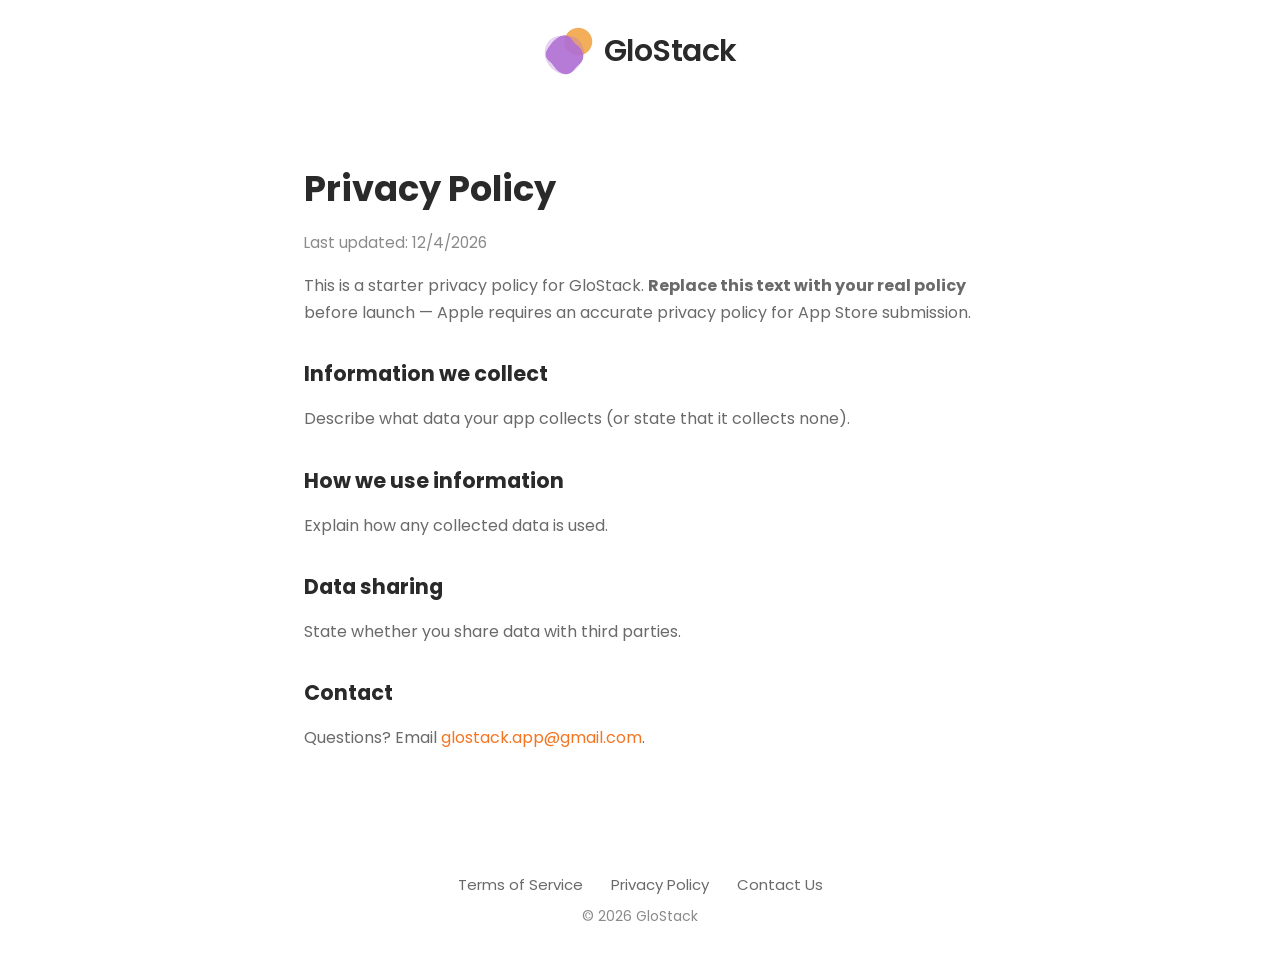
<file: privacy.html>
<!DOCTYPE html>
<html lang="en">
<head>
  <meta charset="utf-8" />
  <meta name="viewport" content="width=device-width, initial-scale=1" />
  <title>Privacy Policy — GloStack</title>
  <link rel="preconnect" href="https://fonts.googleapis.com" />
  <link rel="preconnect" href="https://fonts.gstatic.com" crossorigin />
  <link href="https://fonts.googleapis.com/css2?family=Poppins:wght@400;500;600;700&display=swap" rel="stylesheet" />
  <link rel="icon" href="assets/logo.png" type="image/png" />
  <link rel="stylesheet" href="styles.css" />
  <style>
    .legal { max-width: 720px; margin: 0 auto; padding: 60px 24px 80px; }
    .legal h1 { font-size: 2.2rem; margin: 0 0 8px; color: #2a2a2a; }
    .legal h2 { margin: 32px 0 10px; font-size: 1.3rem; color: #2a2a2a; }
    .legal p, .legal li { color: #6a6a6a; line-height: 1.7; }
    .legal a { color: #f47521; }
    .legal .meta { color: #8a8a8a; font-size: .95rem; }
  </style>
</head>
<body>
  <div class="page">
    <header class="site-header">
      <a class="brand" href="/">
        <img class="brand-logo" src="assets/logo.png" alt="GloStack logo" />
        <span class="brand-word">GloStack</span>
      </a>
    </header>

    <main class="legal" style="flex:1;">
      <h1>Privacy Policy</h1>
      <p class="meta">Last updated: <span id="updated"></span></p>

      <p>This is a starter privacy policy for GloStack. <strong>Replace this text with
      your real policy</strong> before launch — Apple requires an accurate privacy
      policy for App Store submission.</p>

      <h2>Information we collect</h2>
      <p>Describe what data your app collects (or state that it collects none).</p>

      <h2>How we use information</h2>
      <p>Explain how any collected data is used.</p>

      <h2>Data sharing</h2>
      <p>State whether you share data with third parties.</p>

      <h2>Contact</h2>
      <p>Questions? Email <a href="mailto:glostack.app@gmail.com">glostack.app@gmail.com</a>.</p>
    </main>

    <footer class="site-footer">
      <nav class="footer-links">
        <a href="terms.html">Terms of Service</a>
        <a href="privacy.html">Privacy Policy</a>
        <a href="mailto:glostack.app@gmail.com">Contact Us</a>
      </nav>
      <span class="footer-copy">&copy; <span id="year">2026</span> GloStack</span>
    </footer>
  </div>

  <script>
    document.getElementById('year').textContent = new Date().getFullYear();
    document.getElementById('updated').textContent = new Date().toLocaleDateString();
  </script>
</body>
</html>
</file>
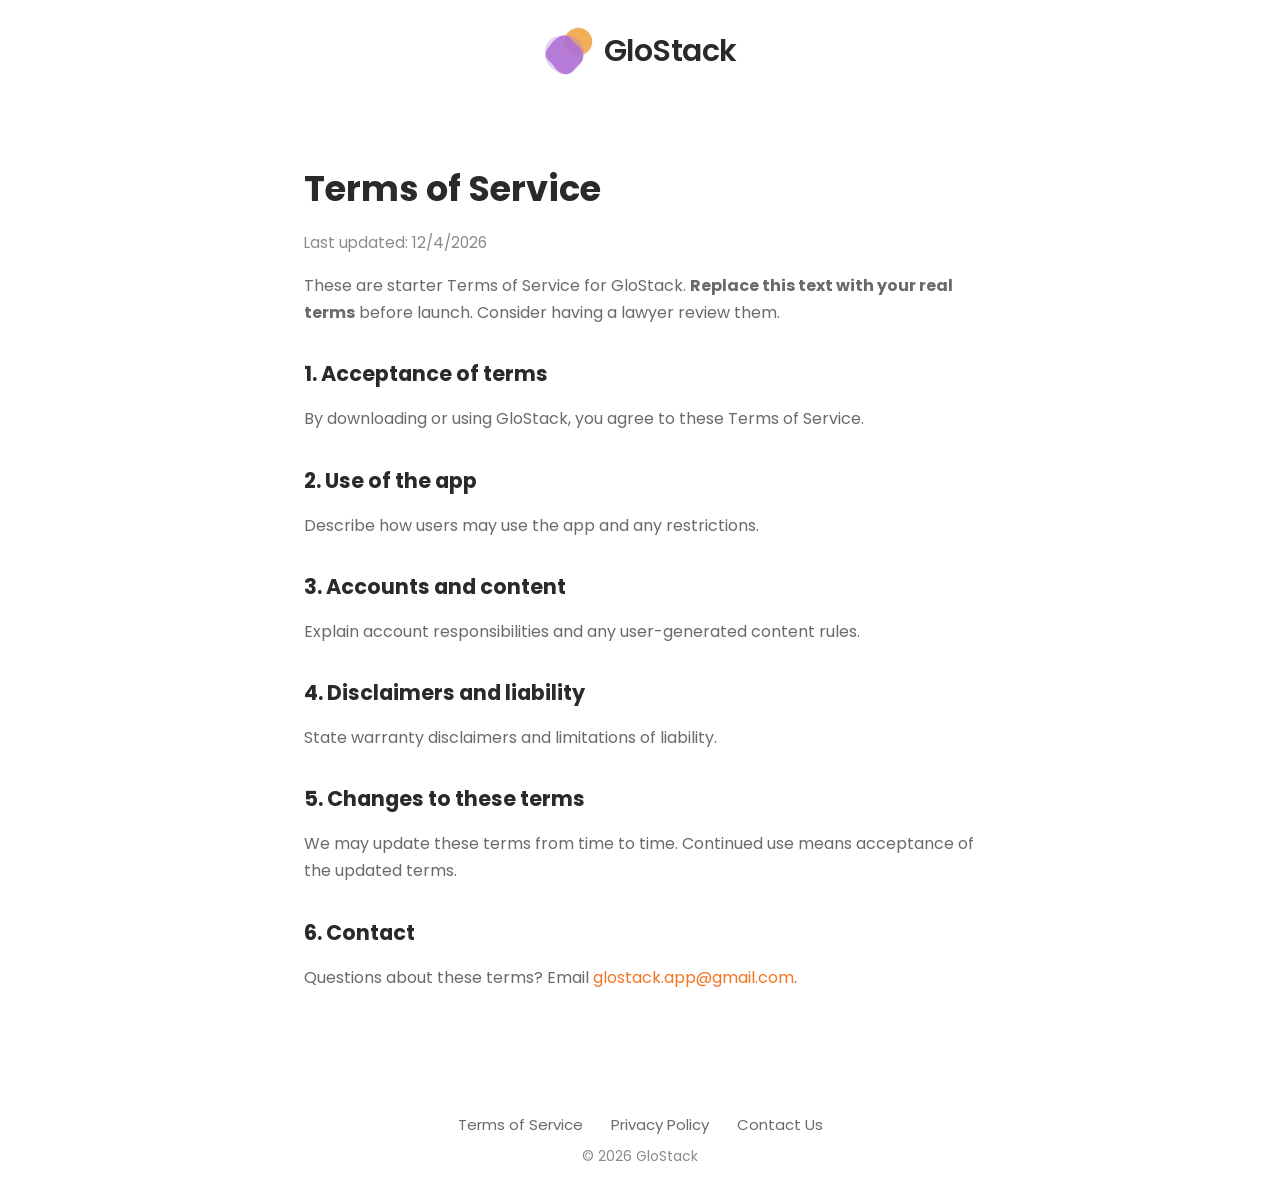
<file: terms.html>
<!DOCTYPE html>
<html lang="en">
<head>
  <meta charset="utf-8" />
  <meta name="viewport" content="width=device-width, initial-scale=1" />
  <title>Terms of Service — GloStack</title>
  <link rel="preconnect" href="https://fonts.googleapis.com" />
  <link rel="preconnect" href="https://fonts.gstatic.com" crossorigin />
  <link href="https://fonts.googleapis.com/css2?family=Poppins:wght@400;500;600;700&display=swap" rel="stylesheet" />
  <link rel="icon" href="assets/logo.png" type="image/png" />
  <link rel="stylesheet" href="styles.css" />
  <style>
    .legal { max-width: 720px; margin: 0 auto; padding: 60px 24px 80px; }
    .legal h1 { font-size: 2.2rem; margin: 0 0 8px; color: #2a2a2a; }
    .legal h2 { margin: 32px 0 10px; font-size: 1.3rem; color: #2a2a2a; }
    .legal p, .legal li { color: #6a6a6a; line-height: 1.7; }
    .legal a { color: #f47521; }
    .legal .meta { color: #8a8a8a; font-size: .95rem; }
  </style>
</head>
<body>
  <div class="page">
    <header class="site-header">
      <a class="brand" href="/">
        <img class="brand-logo" src="assets/logo.png" alt="GloStack logo" />
        <span class="brand-word">GloStack</span>
      </a>
    </header>

    <main class="legal" style="flex:1;">
      <h1>Terms of Service</h1>
      <p class="meta">Last updated: <span id="updated"></span></p>

      <p>These are starter Terms of Service for GloStack. <strong>Replace this text with
      your real terms</strong> before launch. Consider having a lawyer review them.</p>

      <h2>1. Acceptance of terms</h2>
      <p>By downloading or using GloStack, you agree to these Terms of Service.</p>

      <h2>2. Use of the app</h2>
      <p>Describe how users may use the app and any restrictions.</p>

      <h2>3. Accounts and content</h2>
      <p>Explain account responsibilities and any user-generated content rules.</p>

      <h2>4. Disclaimers and liability</h2>
      <p>State warranty disclaimers and limitations of liability.</p>

      <h2>5. Changes to these terms</h2>
      <p>We may update these terms from time to time. Continued use means acceptance of the updated terms.</p>

      <h2>6. Contact</h2>
      <p>Questions about these terms? Email <a href="mailto:glostack.app@gmail.com">glostack.app@gmail.com</a>.</p>
    </main>

    <footer class="site-footer">
      <nav class="footer-links">
        <a href="terms.html">Terms of Service</a>
        <a href="privacy.html">Privacy Policy</a>
        <a href="mailto:glostack.app@gmail.com">Contact Us</a>
      </nav>
      <span class="footer-copy">&copy; <span id="year">2026</span> GloStack</span>
    </footer>
  </div>

  <script>
    document.getElementById('year').textContent = new Date().getFullYear();
    document.getElementById('updated').textContent = new Date().toLocaleDateString();
  </script>
</body>
</html>
</file>
<file: styles.css>
/* GloStack — App Download landing page
   Recreated from the high-fidelity design handoff. */

* { box-sizing: border-box; }
html, body { margin: 0; padding: 0; overflow-x: hidden; }
img { max-width: 100%; }
body {
  font-family: 'Poppins', system-ui, -apple-system, sans-serif;
  background: #ffffff;
  color: #2a2a2a;
}
a { text-decoration: none; color: inherit; }

.page {
  min-height: 100vh;
  display: flex;
  flex-direction: column;
  background: #ffffff;
}

/* Header / logo */
.site-header {
  background: #ffffff;
  padding: 26px 24px;
  display: flex;
  align-items: center;
  justify-content: center;
}
.brand { display: flex; align-items: center; gap: 10px; }
.brand-logo {
  height: 50px; width: auto;
  object-fit: contain;
  display: block;
}
.brand-word {
  font-size: 30px;
  font-weight: 600;
  color: #2a2a2a;
  letter-spacing: -0.5px;
}

/* Cream main panel */
.main-panel {
  flex: 1;
  background: #f2ede3;
  display: flex;
  align-items: center;
  justify-content: center;
  padding: 56px 40px;
}

/* Hero: copy beside the phones on desktop, stacked below ~900px. */
.hero {
  display: flex;
  align-items: center;
  justify-content: center;
  gap: 48px;
  width: 100%;
  max-width: 1240px;
}
.hero-copy { flex: 0 1 460px; min-width: 0; }
.hero-title {
  margin: 0;
  font-size: clamp(32px, 3.4vw, 46px);
  line-height: 1.15;
  font-weight: 700;
  letter-spacing: -1px;
  color: #2a2a2a;
  text-wrap: balance;
}
/* Sampled from the "One Place" headline in the App Store screenshots, so the
   site's accent matches the artwork exactly. */
.hero-accent { color: #974ead; }
.hero-sub {
  margin: 20px 0 0;
  font-size: clamp(15px, 1.35vw, 18px);
  line-height: 1.65;
  color: #6a6a6a;
  max-width: 46ch;
}
.hero-points {
  list-style: none;
  margin: 28px 0 0;
  padding: 0;
  display: flex;
  flex-direction: column;
  gap: 16px;
}
.hero-points li {
  position: relative;
  padding-left: 42px;
  font-size: 16px;
  line-height: 1.45;
  color: #2a2a2a;
}
/* Filled disc + tick, both drawn in CSS so the list needs no icon asset.
   Anchored to the first line, not the item's centre, so a wrapped item on
   narrow screens keeps its mark beside the first line rather than floating
   halfway down the block. */
.hero-points li::before {
  content: "";
  position: absolute;
  left: 0; top: -2px;
  width: 27px; height: 27px;
  border-radius: 50%;
  background: #974ead;
}
.hero-points li::after {
  content: "";
  position: absolute;
  left: 10px; top: 6px;
  width: 6px; height: 11px;
  border: solid #ffffff;
  border-width: 0 2.5px 2.5px 0;
  transform: rotate(45deg);
}
.hero-cta { margin-top: 34px; }

/* Phones cluster.
   The inner coordinate space is fixed at 780x780; the cluster is rendered
   at another size via transform: scale() and the outer box is sized to match
   (780*s square) so the scaled content exactly fills it. The extra width over
   the phones themselves is the margin the floating cards sit in on each side. */
.phone-cluster { position: relative; flex: none; width: 585px; height: 585px; }
.phone-cluster-scale {
  position: absolute;
  top: 0; left: 0;
  width: 780px; height: 780px;
  transform-origin: top left;
  transform: scale(.75);
}

/* Floating cards */
.card {
  position: absolute;
  border-radius: 18px;
  box-shadow: 0 14px 30px rgba(0, 0, 0, .12);
  display: flex;
  align-items: center;
  justify-content: center;
}
/* Placeholder labels ("Orange", "Yellow", ...) are dev aids — the cards are
   decorative only, so the text stays hidden while the shapes show. */
.card span { display: none; }
.card-orange {
  top: 150px; left: 48px; width: 170px; height: 160px;
  transform: rotate(-12deg);
  background: repeating-linear-gradient(45deg, #f6c9a8, #f6c9a8 9px, #f2bd97 9px, #f2bd97 18px);
}
.card-orange span { color: #8a5a36; }
.card-yellow {
  top: 545px; left: 56px; width: 165px; height: 165px;
  transform: rotate(8deg);
  background: repeating-linear-gradient(45deg, #f2d59a, #f2d59a 9px, #ecca85 9px, #ecca85 18px);
}
.card-yellow span { color: #8a6f2e; }
.card-blue {
  top: 290px; right: 10px; width: 160px; height: 150px;
  transform: rotate(11deg);
  background: repeating-linear-gradient(45deg, #9cc2f0, #9cc2f0 9px, #8ab6ec 9px, #8ab6ec 18px);
}
.card-blue span { color: #3a5d8a; }
.card-purple {
  top: 530px; right: 18px; width: 170px; height: 130px;
  transform: rotate(-8deg);
  background: repeating-linear-gradient(45deg, #c8b6ec, #c8b6ec 9px, #bba6e8 9px, #bba6e8 18px);
}
.card-purple span { color: #5b4b87; }

/* Phones. Both slots hold pre-rendered panels that include their own device
   frame, so height follows each image's own ratio. */
.phone { position: absolute; width: 330px; height: auto; }
.phone-left { top: 60px; left: 104px; width: 340px; transform: rotate(-4deg); z-index: 2; }
/* Transparent cut-out of the device and its floating cards, so it layers in
   front of the left phone without a panel edge clipping anything. Width is set
   so the device inside it reads at roughly the same size as the left phone. */
.phone-right {
  top: 70px; left: 352px;
  width: 380px; height: auto;
  transform: rotate(2deg);
  z-index: 3;
}
/* drop-shadow (not box-shadow) so the shadow follows each device silhouette
   rather than the transparent bounding box around it. */
.phone-image {
  display: block;
  width: 100%; height: auto;
  filter: drop-shadow(0 26px 38px rgba(0, 0, 0, .22));
}

/* App Store badge */
.store-badge {
  display: inline-flex;
  transition: transform .15s ease, opacity .15s ease;
}
.store-badge:hover { transform: translateY(-2px); opacity: .9; }
.store-badge img { display: block; width: 200px; height: auto; }

/* Footer */
.site-footer {
  background: #ffffff;
  padding: 26px 24px;
  display: flex;
  flex-direction: column;
  align-items: center;
  justify-content: center;
  gap: 10px;
}
.footer-links {
  display: flex;
  align-items: center;
  gap: 28px;
  flex-wrap: wrap;
  justify-content: center;
}
.footer-links a { font-size: 15px; color: #6a6a6a; }
.footer-links a:hover { color: #2a2a2a; }
.footer-copy { font-size: 14px; color: #8a8a8a; }

/* Responsive scaling of the phones cluster + spacing.
   Cluster box = 720*s x 780*s so the scaled content exactly fills it.
   Above 900px the cluster shares the row with the hero copy, so each size is
   chosen to fit alongside it at the NARROW end of its range (incl. gap and
   page padding). Below 900px the hero stacks and the cluster stands alone. */

/* --- Two-column ranges ------------------------------------------------- */
@media (min-width: 1200px) {
  /* 460 copy + 48 gap + 585 cluster + 80 padding = 1173 fits 1200 */
  .phone-cluster { width: 585px; height: 585px; }
  .phone-cluster-scale { transform: scale(.75); }
}
@media (min-width: 900px) and (max-width: 1199px) {
  /* 420 copy + 40 gap + 452 cluster + 64 padding = 976 fits 1024 */
  .main-panel { padding: 48px 32px; }
  .hero { gap: 40px; }
  .hero-copy { flex-basis: 420px; }
  .phone-cluster { width: 452px; height: 452px; }
  .phone-cluster-scale { transform: scale(.58); }
}
@media (min-width: 900px) and (max-width: 1023px) {
  /* 340 copy + 32 gap + 359 cluster + 64 padding = 795 fits 900 */
  .hero { gap: 32px; }
  .hero-copy { flex-basis: 340px; }
  .phone-cluster { width: 359px; height: 359px; }
  .phone-cluster-scale { transform: scale(.46); }
}

/* --- Stacked ranges ---------------------------------------------------- */
@media (max-width: 899px) {
  .hero { flex-direction: column; gap: 40px; }
  .hero-copy { flex: none; width: 100%; max-width: 560px; text-align: center; }
  .hero-sub { margin-left: auto; margin-right: auto; }
  /* Centre the list as one block so every check mark shares a left edge,
     rather than each item centring on its own width. */
  .hero-points {
    width: max-content;
    max-width: 100%;
    margin-left: auto; margin-right: auto;
  }
  .hero-points li { text-align: left; }
  .hero-cta { display: flex; flex-direction: column; align-items: center; }
  /* s=.70 -> 546 square fits 601 (avail ~553) */
  .phone-cluster { width: 546px; height: 546px; }
  .phone-cluster-scale { transform: scale(.70); }
}
@media (max-width: 600px) {
  /* s=.57 -> 445 square fits 481 (avail ~449) */
  .phone-cluster { width: 445px; height: 445px; }
  .phone-cluster-scale { transform: scale(.57); }
  .site-header { padding: 20px 16px; }
  .main-panel { padding: 40px 16px; }
}
@media (max-width: 480px) {
  /* s=.42 -> 328 square fits 361 (avail ~329) */
  .phone-cluster { width: 328px; height: 328px; }
  .phone-cluster-scale { transform: scale(.42); }
  .brand-word { font-size: 24px; }
}
@media (max-width: 360px) {
  /* s=.365 -> 285 square fits 320 (avail ~288) */
  .phone-cluster { width: 285px; height: 285px; }
  .phone-cluster-scale { transform: scale(.365); }
  .store-badge img { width: 180px; }
}
</file>
